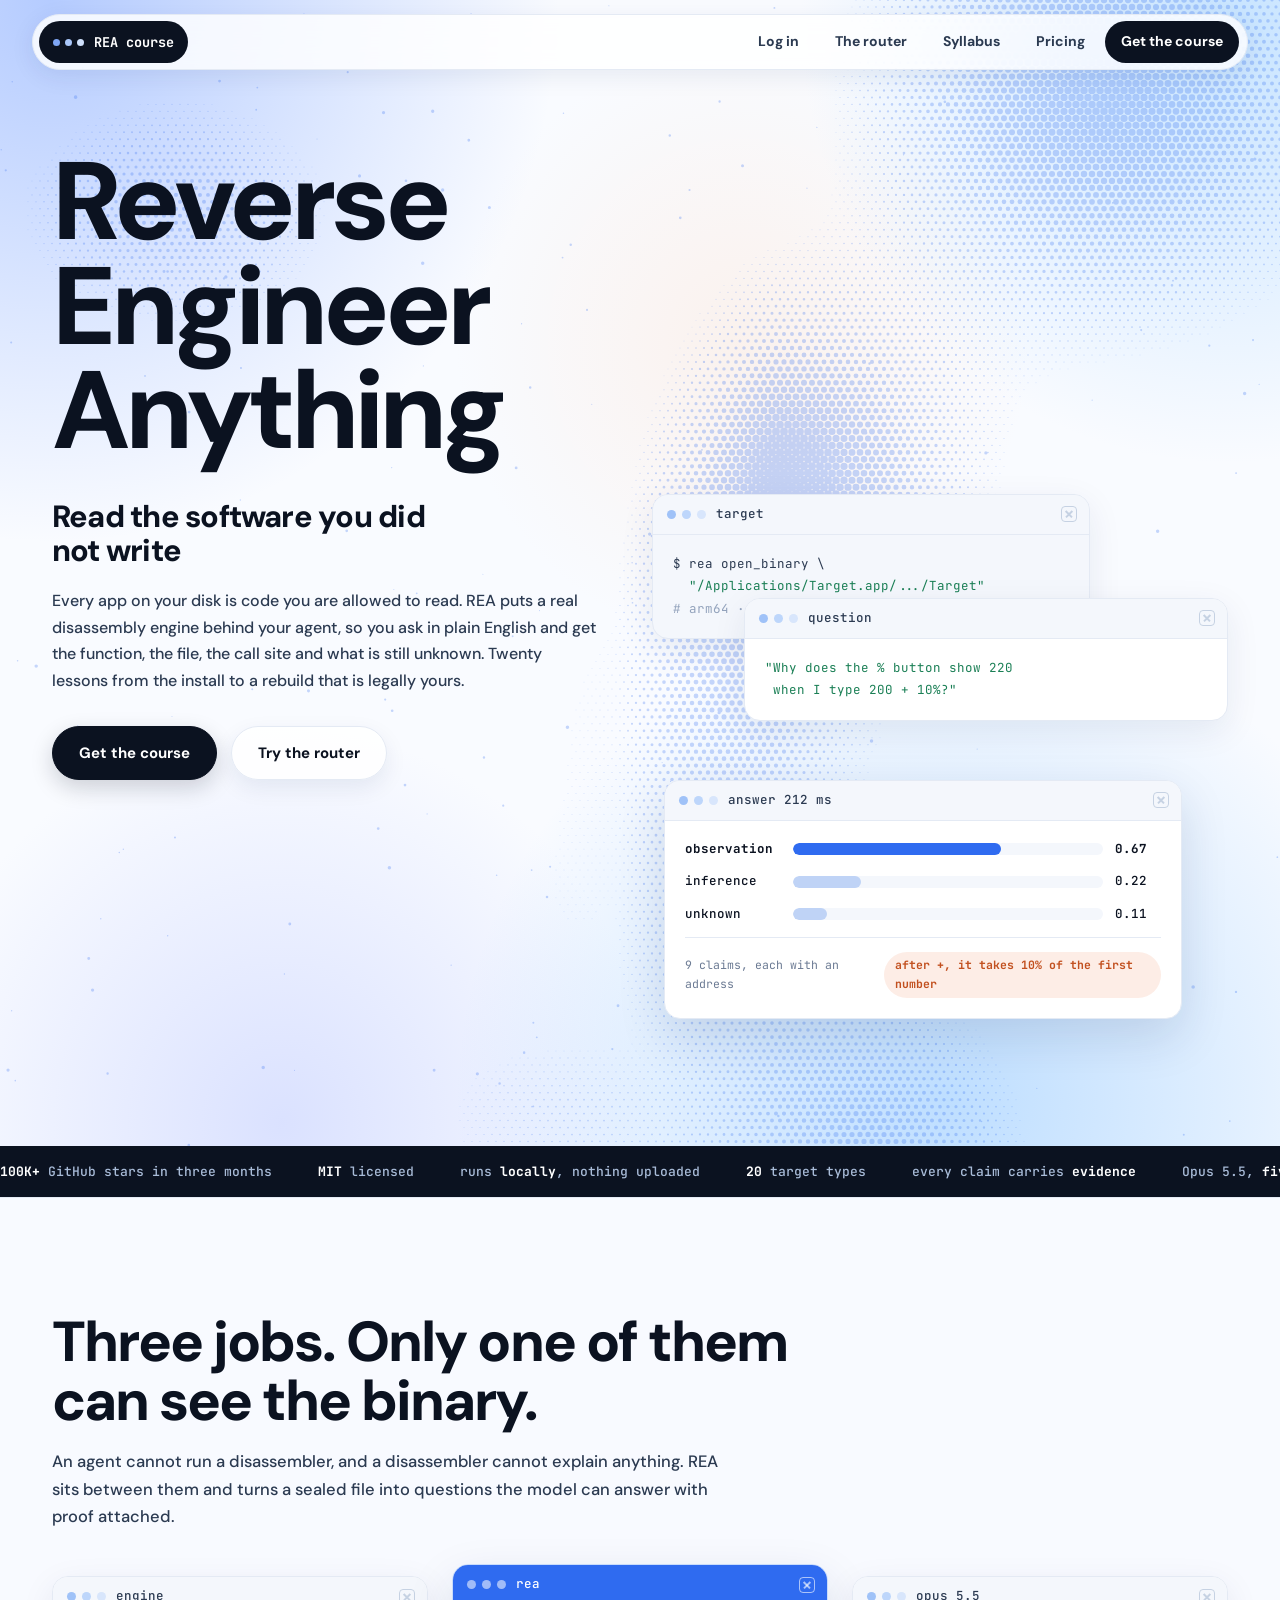
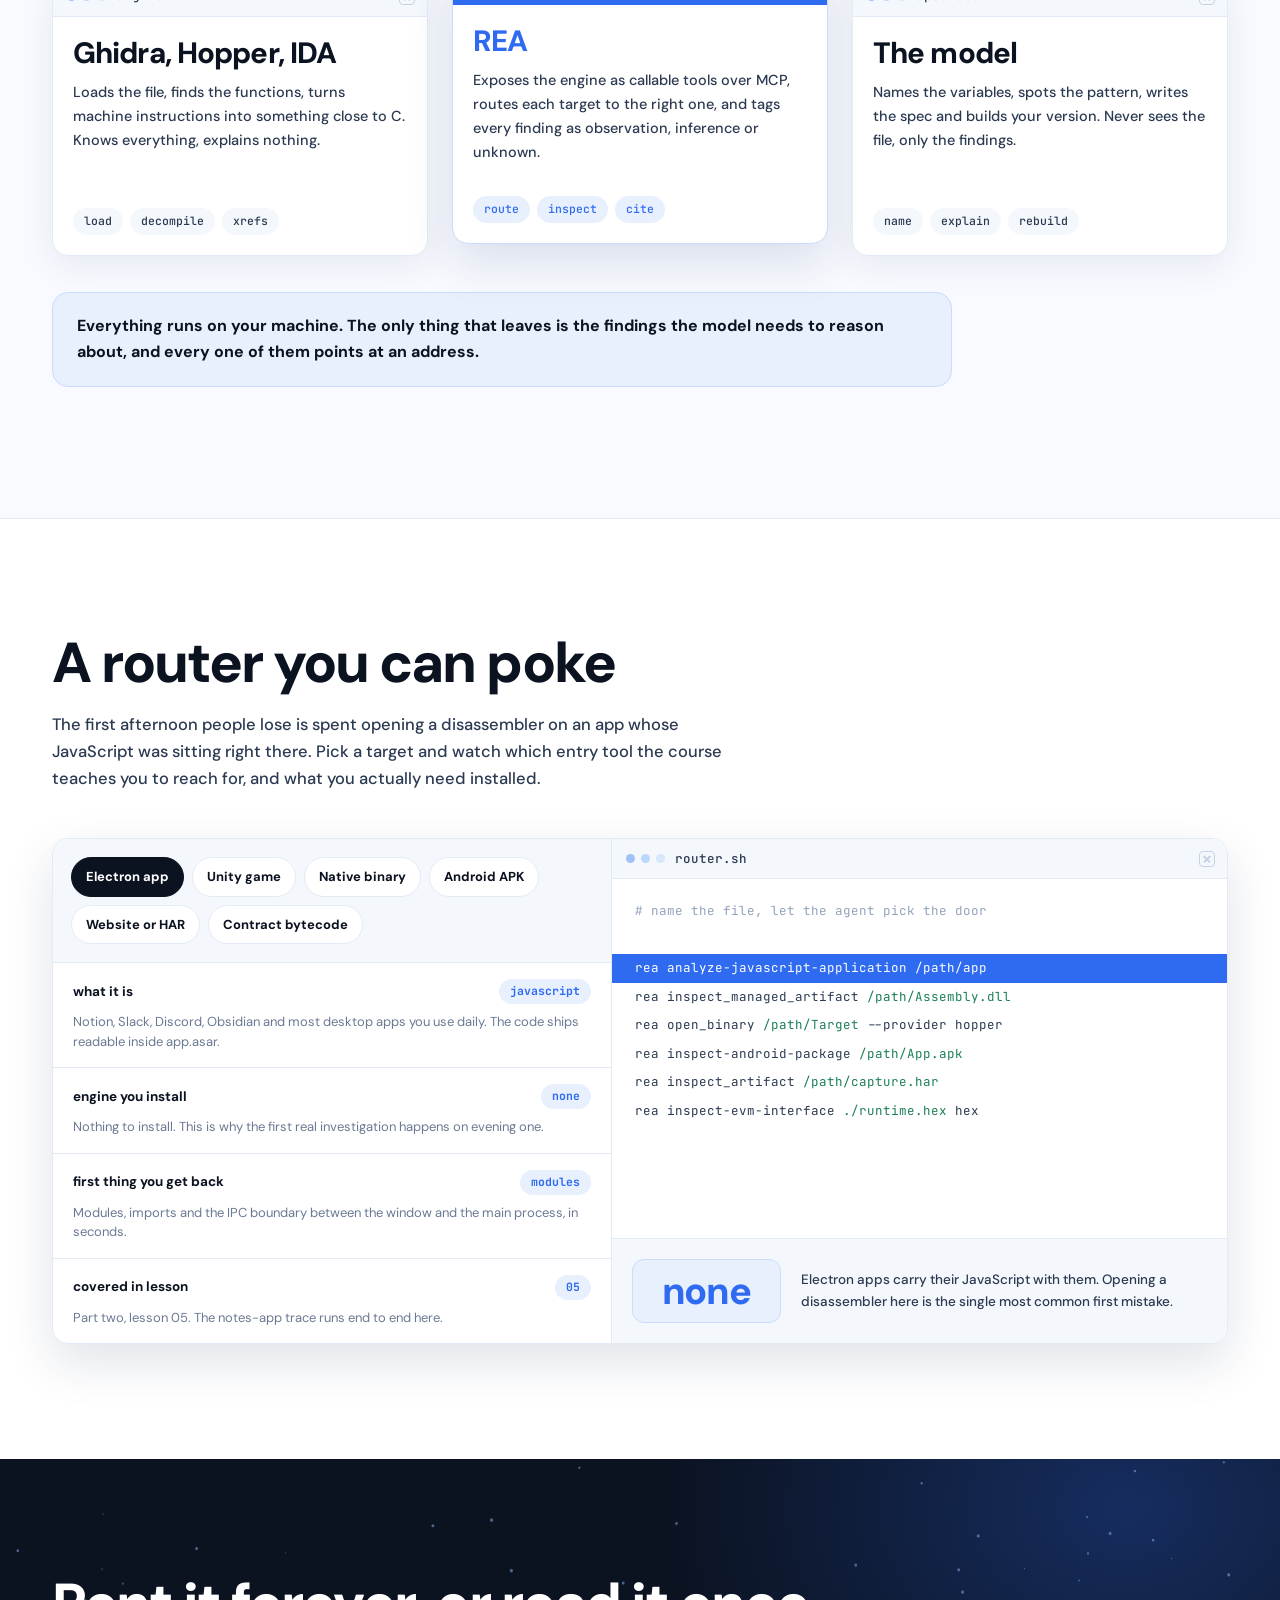
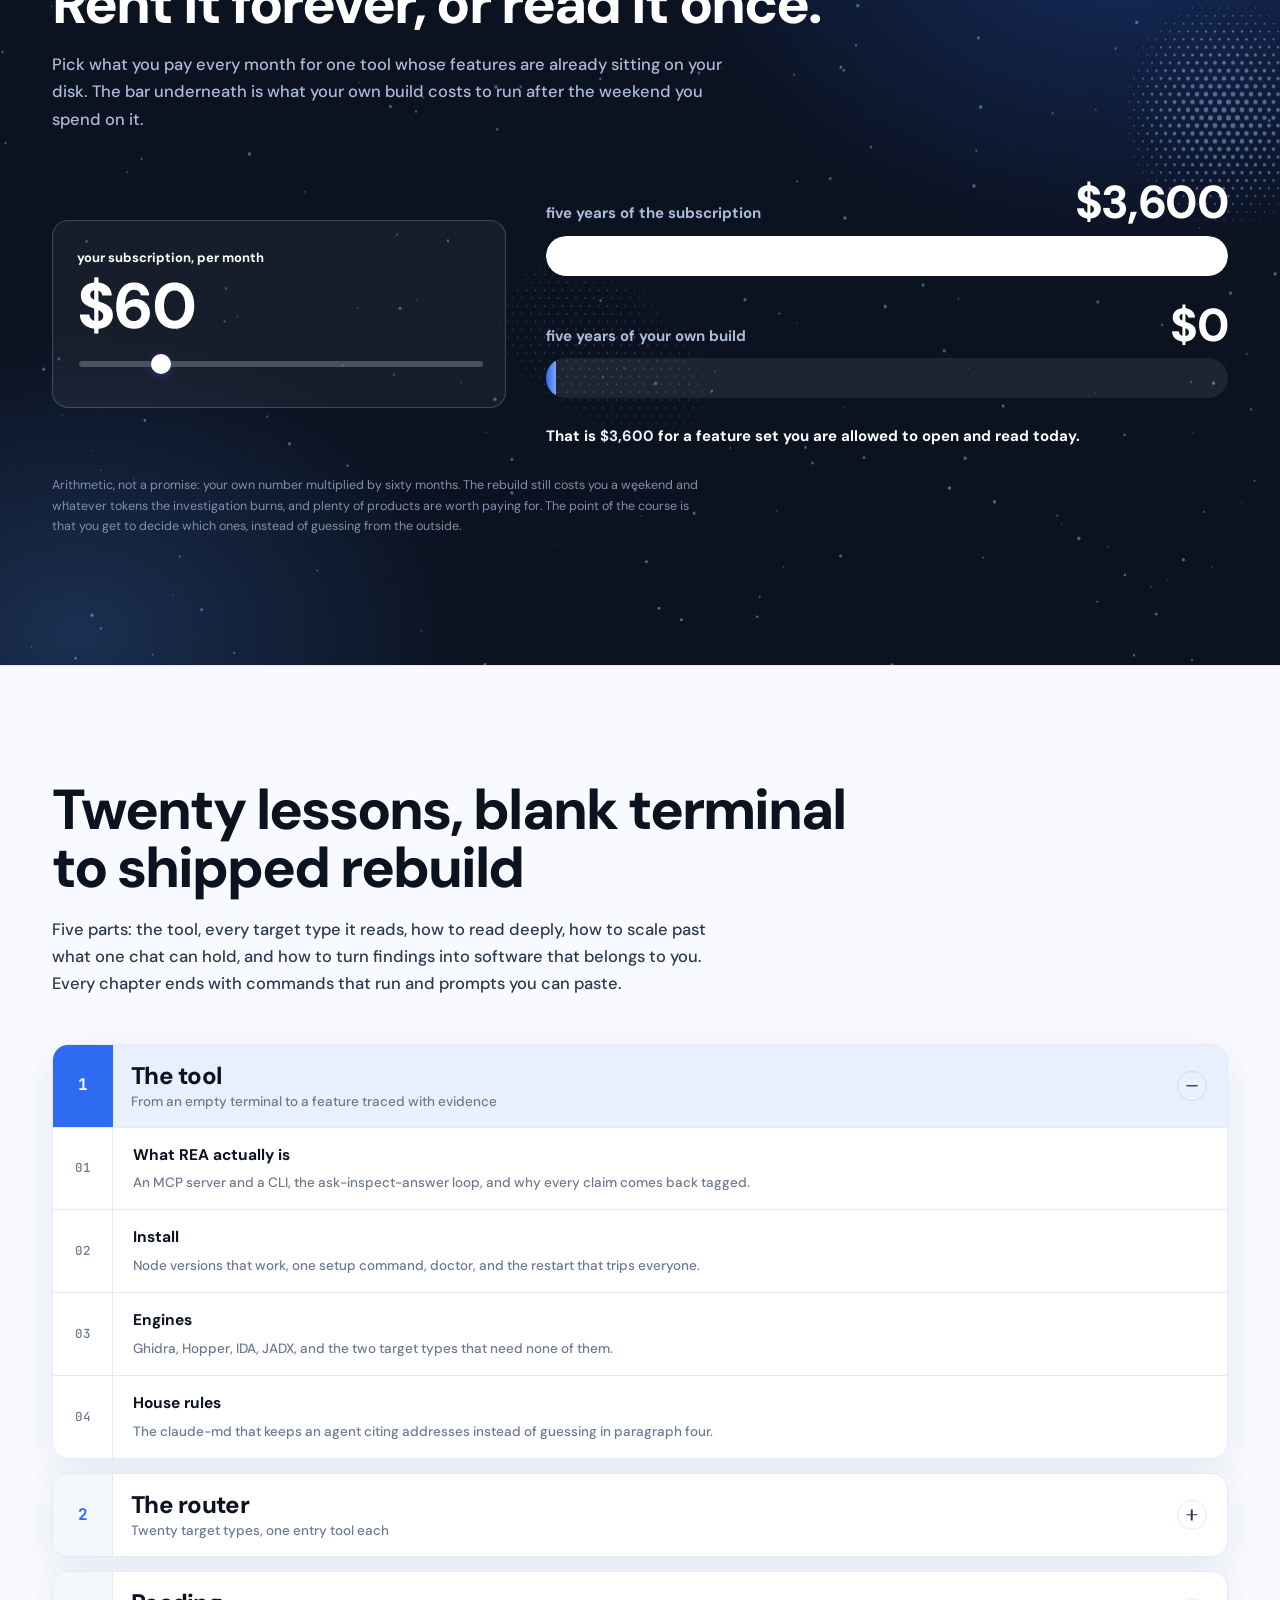
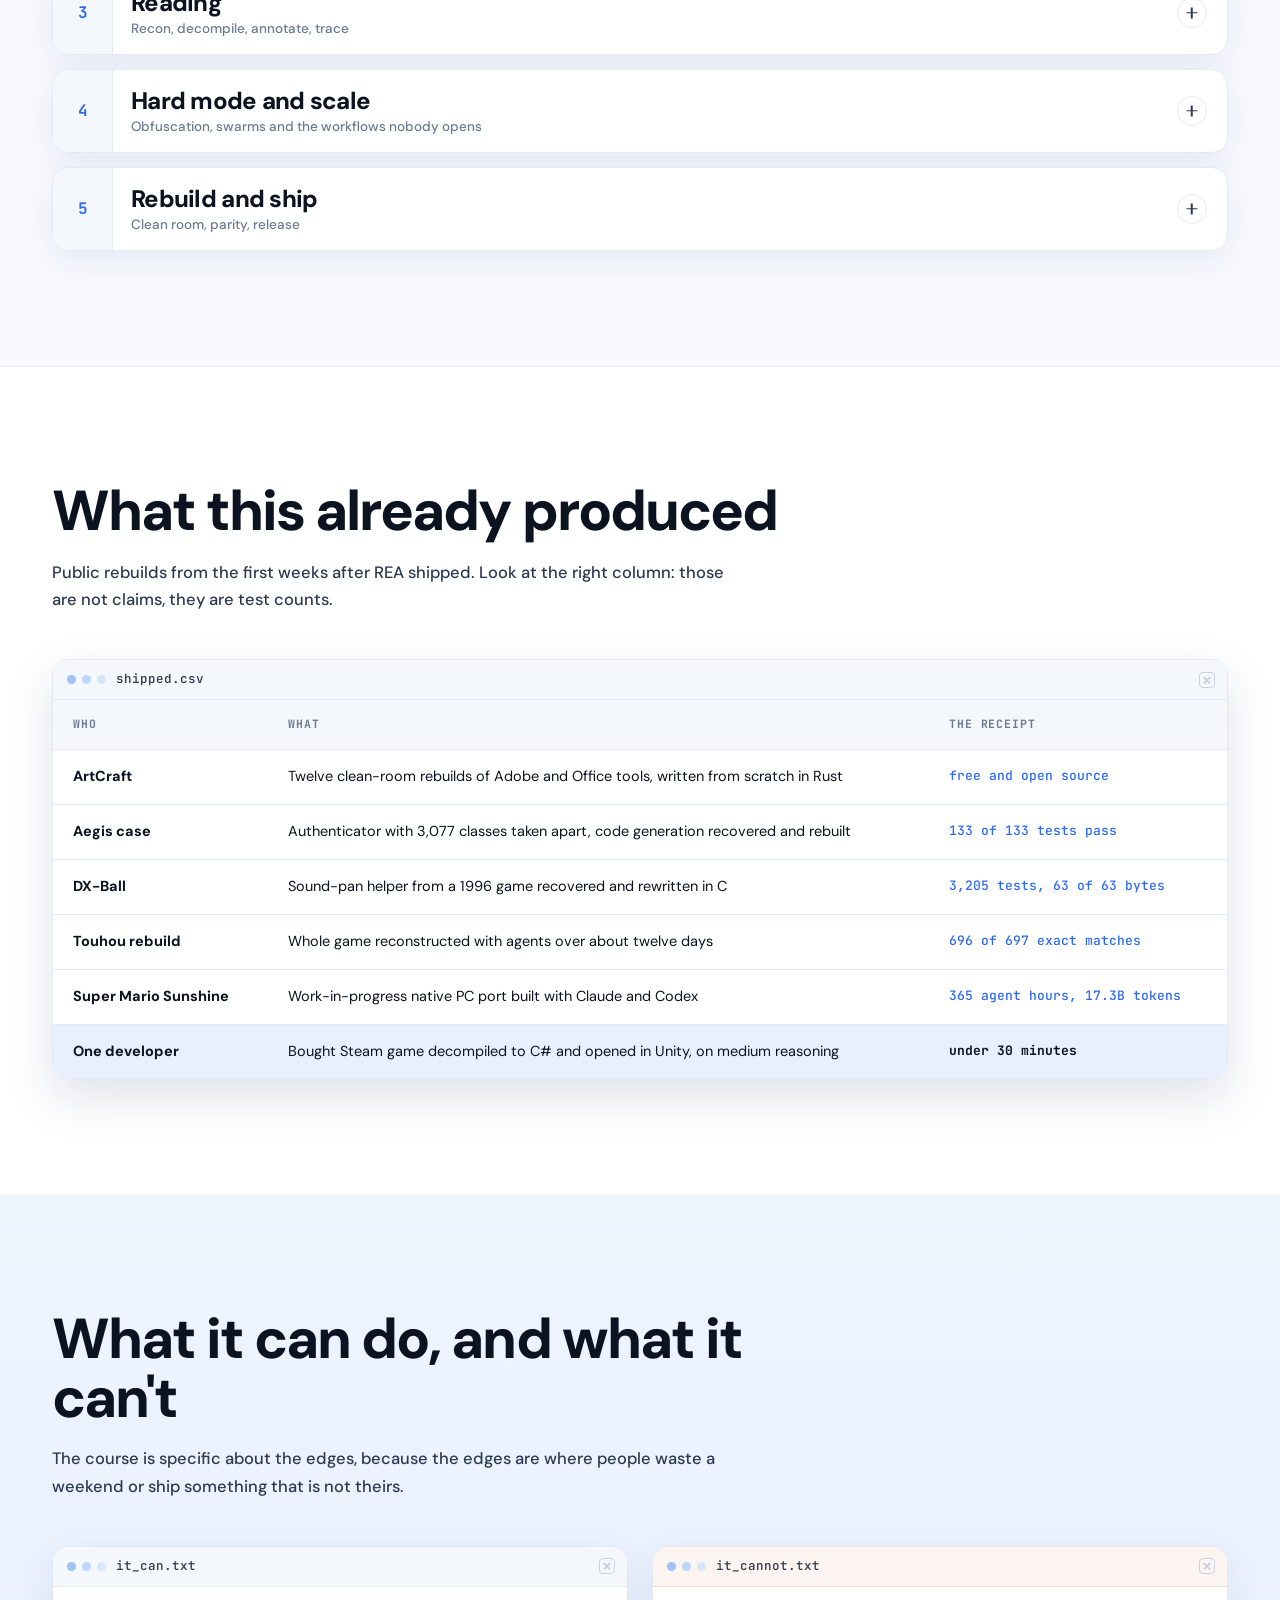
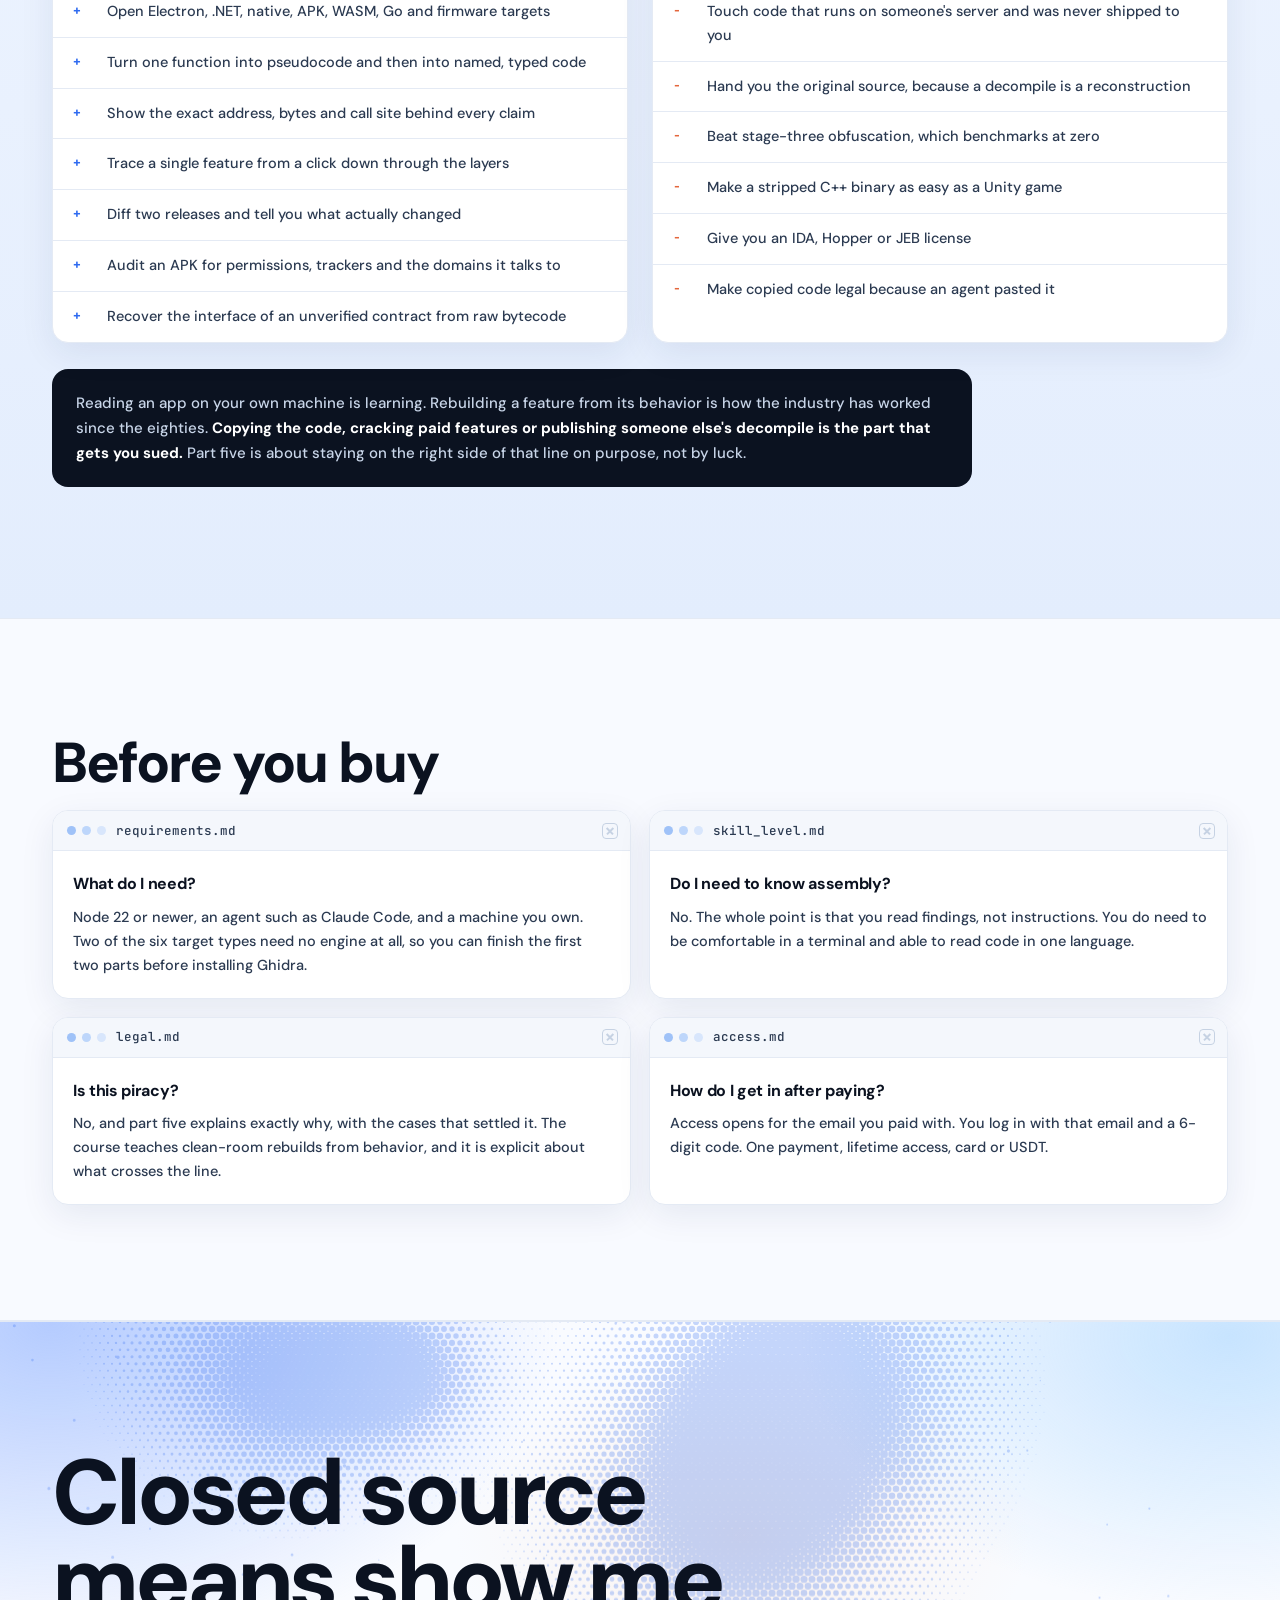
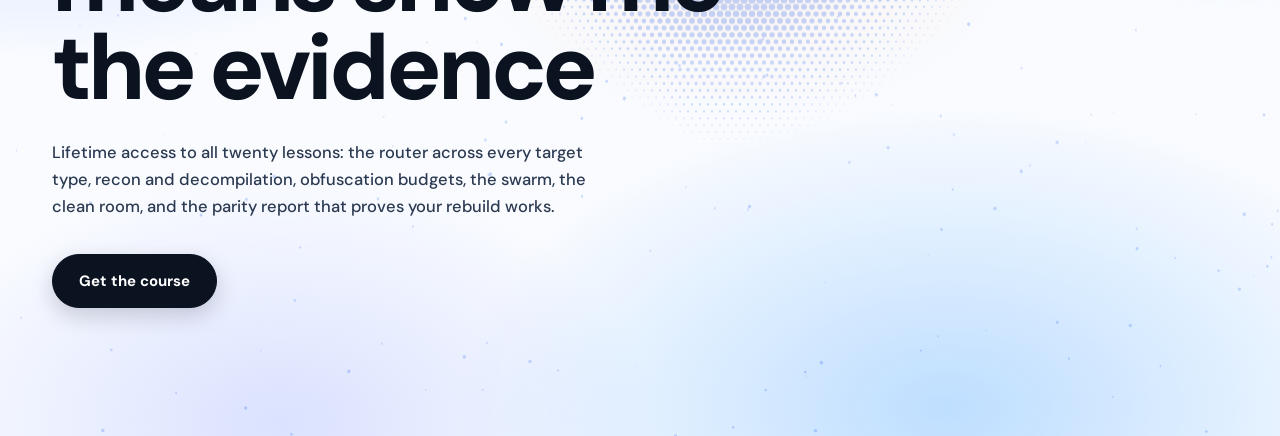
<file: index.html>
<!doctype html>
<html lang="en">
<head>
<meta charset="utf-8">
<meta name="viewport" content="width=device-width, initial-scale=1, viewport-fit=cover">
<title>REA course - read and rebuild any app you did not write</title>
<meta name="description" content="Twenty lessons on REA and Opus 5.5: route any target, read it down to the binary, and rebuild the feature you envy as code that is legally yours.">
<meta property="og:title" content="REA course">
<meta property="og:description" content="Closed source used to mean you will never know. Now it means show me the evidence.">
<link rel="preload" href="assets/fonts/dm-800.woff2" as="font" type="font/woff2" crossorigin>
<link rel="preload" href="assets/fonts/jbm-400.woff2" as="font" type="font/woff2" crossorigin>
<link rel="stylesheet" href="assets/style.css">
<link rel="icon" href="data:image/svg+xml,<svg xmlns='http://www.w3.org/2000/svg' viewBox='0 0 32 32'><rect width='32' height='32' fill='%23000'/><rect x='5' y='5' width='22' height='22' fill='%238EBDF9'/><rect x='10' y='10' width='5' height='12' fill='%23000'/><rect x='17' y='10' width='5' height='5' fill='%23000'/><rect x='17' y='17' width='5' height='5' fill='%23E4663C'/></svg>">
</head>
<body>

<header class="nav">
  <nav class="win" aria-label="Main">
    <a class="brand" href="index.html"><span class="dots"><i></i><i></i><i></i></span>REA course</a>
    <span class="fill"></span>
    <div class="links"><a class="login" href="course.html">Log in</a>
      <a href="#router">The router</a>
      <a href="#syllabus">Syllabus</a>
      <a href="pricing.html">Pricing</a>
      <a class="cta" href="pricing.html">Get the course</a>
    </div>
  </nav>
</header>

<main>

<section class="hero ht" data-ht data-calm="0,0.3,0.48,0.9" data-follow data-ink="#2F6BF0" data-step="8" data-blobs="6" data-seed="11">
  <div class="wrap grid">
    <h1 class="mega hero-title"><span>Reverse</span><span>Engineer</span><span>Anything</span></h1>
    <div>
      <p class="sub">Read the software you did not write</p>
      <p class="lede">Every app on your disk is code you are allowed to read. REA puts a real disassembly engine behind your agent, so you ask in plain English and get the function, the file, the call site and what is still unknown. Twenty lessons from the install to a rebuild that is legally yours.</p>
      <div class="actions">
        <a class="btn" href="pricing.html">Get the course</a>
        <a class="btn light" href="#router">Try the router</a>
      </div>
    </div>

    <div class="stack" aria-label="Example REA investigation">
      <div class="win grey w1">
        <div class="bar"><span class="dots"><i></i><i></i><i></i></span><span class="t">target</span><span class="x"></span></div>
<pre class="code">$ rea open_binary \
  <span class="s">"/Applications/Target.app/.../Target"</span>
<span class="c"># arm64 · 1,284 functions · local only</span></pre>
      </div>
      <div class="win w2">
        <div class="bar"><span class="dots"><i></i><i></i><i></i></span><span class="t">question</span><span class="x"></span></div>
<pre class="code" id="hq"><span class="s">"Why does the % button show 220
 when I type 200 + 10%?"</span></pre>
      </div>
      <div class="win lift w3">
        <div class="bar"><span class="dots"><i></i><i></i><i></i></span><span class="t" id="hr-title">answer  212 ms</span><span class="x"></span></div>
        <div class="dist" id="hero-dist">
          <div class="row" data-k="observation"><span>observation</span><span class="track"><span class="fillb"></span></span><span class="p">0.00</span></div>
          <div class="row" data-k="inference"><span>inference</span><span class="track"><span class="fillb"></span></span><span class="p">0.00</span></div>
          <div class="row" data-k="unknown"><span>unknown</span><span class="track"><span class="fillb"></span></span><span class="p">0.00</span></div>
          <div class="meta"><span id="hr-conf">9 claims, each with an address</span><span id="hr-read" class="tag">reading</span></div>
        </div>
      </div>
    </div>
  </div>
</section>

<div class="ticker" aria-hidden="true">
  <div class="run">
    <span><b>100K+</b> GitHub stars in three months</span><span><b>MIT</b> licensed</span><span>runs <b>locally</b>, nothing uploaded</span><span><b>20</b> target types</span><span>every claim carries <b>evidence</b></span><span>Opus 5.5, <b>five</b> effort levels</span><span>Electron and .NET need <b>no engine</b></span>
    <span><b>100K+</b> GitHub stars in three months</span><span><b>MIT</b> licensed</span><span>runs <b>locally</b>, nothing uploaded</span><span><b>20</b> target types</span><span>every claim carries <b>evidence</b></span><span>Opus 5.5, <b>five</b> effort levels</span><span>Electron and .NET need <b>no engine</b></span>
  </div>
</div>

<section class="sec dots">
  <div class="wrap">
    <h2 class="h2">Three jobs. Only one of them can see the binary.</h2>
    <p class="intro">An agent cannot run a disassembler, and a disassembler cannot explain anything. REA sits between them and turns a sealed file into questions the model can answer with proof attached.</p>
    <div class="split">
      <div class="win">
        <div class="bar"><span class="dots"><i></i><i></i><i></i></span><span class="t">engine</span><span class="x"></span></div>
        <div class="body"><div class="who">Ghidra, Hopper, IDA</div><p>Loads the file, finds the functions, turns machine instructions into something close to C. Knows everything, explains nothing.</p><ul><li>load</li><li>decompile</li><li>xrefs</li></ul></div>
      </div>
      <div class="win lift mid">
        <div class="bar"><span class="dots"><i></i><i></i><i></i></span><span class="t">rea</span><span class="x"></span></div>
        <div class="body"><div class="who">REA</div><p>Exposes the engine as callable tools over MCP, routes each target to the right one, and tags every finding as observation, inference or unknown.</p><ul><li>route</li><li>inspect</li><li>cite</li></ul></div>
      </div>
      <div class="win">
        <div class="bar"><span class="dots"><i></i><i></i><i></i></span><span class="t">opus 5.5</span><span class="x"></span></div>
        <div class="body"><div class="who">The model</div><p>Names the variables, spots the pattern, writes the spec and builds your version. Never sees the file, only the findings.</p><ul><li>name</li><li>explain</li><li>rebuild</li></ul></div>
      </div>
    </div>
    <p class="rule">Everything runs on your machine. The only thing that leaves is the findings the model needs to reason about, and every one of them points at an address.</p>
  </div>
</section>

<section class="sec" id="router">
  <div class="wrap">
    <h2 class="h2">A router you can poke</h2>
    <p class="intro">The first afternoon people lose is spent opening a disassembler on an app whose JavaScript was sitting right there. Pick a target and watch which entry tool the course teaches you to reach for, and what you actually need installed.</p>

    <div class="gate">
      <div class="controls">
        <div class="presets" role="group" aria-label="Target types">
          <button type="button" data-t="electron" aria-pressed="true">Electron app</button>
          <button type="button" data-t="unity">Unity game</button>
          <button type="button" data-t="native">Native binary</button>
          <button type="button" data-t="apk">Android APK</button>
          <button type="button" data-t="web">Website or HAR</button>
          <button type="button" data-t="evm">Contract bytecode</button>
        </div>
        <div class="sl"><label>what it is <output id="o-what"></output></label><small id="s-what"></small></div>
        <div class="sl"><label>engine you install <output id="o-eng"></output></label><small id="s-eng"></small></div>
        <div class="sl"><label>first thing you get back <output id="o-first"></output></label><small id="s-first"></small></div>
        <div class="sl"><label>covered in lesson <output id="o-les"></output></label><small id="s-les"></small></div>
      </div>
      <div class="out">
        <div class="bar"><span class="dots"><i></i><i></i><i></i></span><span class="t">router.sh</span><span class="x"></span></div>
<pre class="code" id="gcode"><span class="ln"><span class="c"># name the file, let the agent pick the door</span></span><span class="ln"> </span><span class="ln" data-l="electron">rea analyze-javascript-application <span class="s">/path/app</span></span><span class="ln" data-l="unity">rea inspect_managed_artifact <span class="s">/path/Assembly.dll</span></span><span class="ln" data-l="native">rea open_binary <span class="s">/path/Target</span> --provider hopper</span><span class="ln" data-l="apk">rea inspect-android-package <span class="s">/path/App.apk</span></span><span class="ln" data-l="web">rea inspect_artifact <span class="s">/path/capture.har</span></span><span class="ln" data-l="evm">rea inspect-evm-interface <span class="s">./runtime.hex</span> hex</span></pre>
        <div class="verdict" aria-live="polite"><div class="big" id="g-big">none</div><p id="g-why"></p></div>
      </div>
    </div>
  </div>
</section>

<section class="sec black ht" data-ht data-calm="0,0,0.78,1" data-ink="#8EBDF9" data-step="9" data-blobs="3" data-seed="4">
  <div class="wrap">
    <h2 class="h2">Rent it forever, or read it once.</h2>
    <p class="intro">Pick what you pay every month for one tool whose features are already sitting on your disk. The bar underneath is what your own build costs to run after the weekend you spend on it.</p>
    <div class="calc">
      <div class="knob">
        <label for="s-vol" style="font-weight:700;font-size:13px">your subscription, per month</label>
        <div class="num" id="o-vol">$60</div>
        <input type="range" id="s-vol" min="5" max="300" step="5" value="60" aria-describedby="o-vol">
      </div>
      <div class="bars">
        <div><div class="lab"><span>five years of the subscription</span><span class="v" id="c-llm">$3,600</span></div><div class="b"><i id="b-llm" style="width:100%"></i></div></div>
        <div><div class="lab"><span>five years of your own build</span><span class="v" id="c-jev">$0</span></div><div class="b jev"><i id="b-jev" style="width:0.6%"></i></div></div>
        <p style="margin:0;font-weight:700">That is <span id="c-ratio" style="color:var(--pink)">$3,600</span> for a feature set you are allowed to open and read today.</p>
      </div>
    </div>
    <p class="fine">Arithmetic, not a promise: your own number multiplied by sixty months. The rebuild still costs you a weekend and whatever tokens the investigation burns, and plenty of products are worth paying for. The point of the course is that you get to decide which ones, instead of guessing from the outside.</p>
  </div>
</section>

<section class="sec dots" id="syllabus">
  <div class="wrap">
    <h2 class="h2">Twenty lessons, blank terminal to shipped rebuild</h2>
    <p class="intro">Five parts: the tool, every target type it reads, how to read deeply, how to scale past what one chat can hold, and how to turn findings into software that belongs to you. Every chapter ends with commands that run and prompts you can paste.</p>
    <div class="mods" id="mods"></div>
  </div>
</section>

<section class="sec">
  <div class="wrap">
    <h2 class="h2">What this already produced</h2>
    <p class="intro">Public rebuilds from the first weeks after REA shipped. Look at the right column: those are not claims, they are test counts.</p>
    <div class="win lift">
      <div class="bar"><span class="dots"><i></i><i></i><i></i></span><span class="t">shipped.csv</span><span class="x"></span></div>
      <div class="scroll">
        <table class="tbl">
          <thead><tr><th>who</th><th>what</th><th>the receipt</th></tr></thead>
          <tbody>
            <tr><td>ArtCraft</td><td>Twelve clean-room rebuilds of Adobe and Office tools, written from scratch in Rust</td><td class="num">free and open source</td></tr>
            <tr><td>Aegis case</td><td>Authenticator with 3,077 classes taken apart, code generation recovered and rebuilt</td><td class="num">133 of 133 tests pass</td></tr>
            <tr><td>DX-Ball</td><td>Sound-pan helper from a 1996 game recovered and rewritten in C</td><td class="num">3,205 tests, 63 of 63 bytes</td></tr>
            <tr><td>Touhou rebuild</td><td>Whole game reconstructed with agents over about twelve days</td><td class="num">696 of 697 exact matches</td></tr>
            <tr><td>Super Mario Sunshine</td><td>Work-in-progress native PC port built with Claude and Codex</td><td class="num">365 agent hours, 17.3B tokens</td></tr>
            <tr class="star"><td>One developer</td><td>Bought Steam game decompiled to C# and opened in Unity, on medium reasoning</td><td class="num">under 30 minutes</td></tr>
          </tbody>
        </table>
      </div>
    </div>
  </div>
</section>

<section class="sec pink">
  <div class="wrap">
    <h2 class="h2">What it can do, and what it can't</h2>
    <p class="intro">The course is specific about the edges, because the edges are where people waste a weekend or ship something that is not theirs.</p>
    <div class="contract">
      <div class="win can">
        <div class="bar"><span class="dots"><i></i><i></i><i></i></span><span class="t">it_can.txt</span><span class="x"></span></div>
        <ul>
          <li>Open Electron, .NET, native, APK, WASM, Go and firmware targets</li>
          <li>Turn one function into pseudocode and then into named, typed code</li>
          <li>Show the exact address, bytes and call site behind every claim</li>
          <li>Trace a single feature from a click down through the layers</li>
          <li>Diff two releases and tell you what actually changed</li>
          <li>Audit an APK for permissions, trackers and the domains it talks to</li>
          <li>Recover the interface of an unverified contract from raw bytecode</li>
        </ul>
      </div>
      <div class="win cannot">
        <div class="bar"><span class="dots"><i></i><i></i><i></i></span><span class="t">it_cannot.txt</span><span class="x"></span></div>
        <ul>
          <li>Touch code that runs on someone's server and was never shipped to you</li>
          <li>Hand you the original source, because a decompile is a reconstruction</li>
          <li>Beat stage-three obfuscation, which benchmarks at zero</li>
          <li>Make a stripped C++ binary as easy as a Unity game</li>
          <li>Give you an IDA, Hopper or JEB license</li>
          <li>Make copied code legal because an agent pasted it</li>
        </ul>
      </div>
    </div>
    <p class="note">Reading an app on your own machine is learning. Rebuilding a feature from its behavior is how the industry has worked since the eighties. <b>Copying the code, cracking paid features or publishing someone else's decompile is the part that gets you sued.</b> Part five is about staying on the right side of that line on purpose, not by luck.</p>
  </div>
</section>

<section class="sec dots">
  <div class="wrap">
    <h2 class="h2">Before you buy</h2>
    <div class="faq">
      <div class="win"><div class="bar"><span class="dots"><i></i><i></i><i></i></span><span class="t">requirements.md</span><span class="x"></span></div><div class="body"><h3>What do I need?</h3><p>Node 22 or newer, an agent such as Claude Code, and a machine you own. Two of the six target types need no engine at all, so you can finish the first two parts before installing Ghidra.</p></div></div>
      <div class="win"><div class="bar"><span class="dots"><i></i><i></i><i></i></span><span class="t">skill_level.md</span><span class="x"></span></div><div class="body"><h3>Do I need to know assembly?</h3><p>No. The whole point is that you read findings, not instructions. You do need to be comfortable in a terminal and able to read code in one language.</p></div></div>
      <div class="win"><div class="bar"><span class="dots"><i></i><i></i><i></i></span><span class="t">legal.md</span><span class="x"></span></div><div class="body"><h3>Is this piracy?</h3><p>No, and part five explains exactly why, with the cases that settled it. The course teaches clean-room rebuilds from behavior, and it is explicit about what crosses the line.</p></div></div>
      <div class="win"><div class="bar"><span class="dots"><i></i><i></i><i></i></span><span class="t">access.md</span><span class="x"></span></div><div class="body"><h3>How do I get in after paying?</h3><p>Access opens for the email you paid with. You log in with that email and a 6-digit code. One payment, lifetime access, card or USDT.</p></div></div>
    </div>
  </div>
</section>

<section class="final ht" data-ht data-calm="0,0.6,0.42,1" data-follow data-ink="#2F6BF0" data-step="8" data-blobs="5" data-seed="29">
  <div class="wrap">
    <h2 class="mega"><span>Closed source</span><span>means show me</span><span>the evidence</span></h2>
    <p>Lifetime access to all twenty lessons: the router across every target type, recon and decompilation, obfuscation budgets, the swarm, the clean room, and the parity report that proves your rebuild works.</p>
    <a class="btn" href="pricing.html">Get the course</a>
  </div>
</section>

</main>


<script src="assets/config.js"></script>
<script src="assets/site.js"></script>
<script src="assets/syllabus.js"></script>
<script>
(function () {
  var reduce = matchMedia("(prefers-reduced-motion: reduce)").matches;

  /* ----- syllabus ----- */
  var box = document.getElementById("mods");
  REA_SYLLABUS.forEach(function (m, i) {
    var d = document.createElement("details");
    d.className = "mod"; if (i === 0) d.open = true;
    d.innerHTML = '<summary><span class="no">' + (i + 1) + '</span><span class="nm">' + m.title + '<small>' + m.sub + '</small></span><span class="tg" aria-hidden="true"></span></summary><ol>' +
      m.lessons.map(function (l) { return '<li><span>' + l.n + '</span><div><b>' + l.t + '</b><p>' + l.d + '</p></div></li>'; }).join("") + "</ol>";
    box.appendChild(d);
  });

  /* ----- evidence widget ----- */
  function paint(el, p) {
    var best = Object.keys(p).reduce(function (a, b) { return p[a] >= p[b] ? a : b; });
    el.querySelectorAll(".row").forEach(function (r) {
      var k = r.dataset.k;
      r.querySelector(".fillb").style.width = (p[k] * 100).toFixed(1) + "%";
      r.querySelector(".p").textContent = p[k].toFixed(2);
      r.classList.toggle("win-row", k === best);
    });
    return best;
  }

  var heroCases = [
    { q: '"Why does the % button show 220\n when I type 200 + 10%?"',
      p: { observation: 0.67, inference: 0.22, unknown: 0.11 }, n: "9 claims, each with an address", ms: 212, read: "after +, it takes 10% of the first number" },
    { q: '"Where does Export notes write\n the file, and what is in it?"',
      p: { observation: 0.80, inference: 0.13, unknown: 0.07 }, n: "renderer, bridge and handler traced", ms: 88, read: "notes.csv in Downloads, id and title" },
    { q: '"List every tracking SDK and\n domain this APK talks to."',
      p: { observation: 0.58, inference: 0.28, unknown: 0.14 }, n: "class and method on every finding", ms: 143, read: "3 analytics SDKs, 11 domains" }
  ];
  var hd = document.getElementById("hero-dist"), hq = document.getElementById("hq"), hi = 0;
  function hero() {
    var c = heroCases[hi % heroCases.length];
    paint(hd, c.p);
    hq.innerHTML = '<span class="s">' + c.q + '</span>';
    document.getElementById("hr-conf").textContent = c.n;
    document.getElementById("hr-read").textContent = c.read;
    document.getElementById("hr-read").className = "tag" + (hi % 3 === 0 ? " hot" : "");
    document.getElementById("hr-title").textContent = "answer  " + c.ms + " ms";
    hi++;
  }
  setTimeout(hero, 350);
  if (!reduce) setInterval(hero, 4600);

  /* ----- target router ----- */
  var T = {
    electron: { what: "javascript", whatS: "Notion, Slack, Discord, Obsidian and most desktop apps you use daily. The code ships readable inside app.asar.",
      eng: "none", engS: "Nothing to install. This is why the first real investigation happens on evening one.",
      first: "modules", firstS: "Modules, imports and the IPC boundary between the window and the main process, in seconds.",
      les: "05", lesS: "Part two, lesson 05. The notes-app trace runs end to end here.",
      big: "none", why: "Electron apps carry their JavaScript with them. Opening a disassembler here is the single most common first mistake." },
    unity: { what: ".net", whatS: "Most Unity games ship their game logic as managed .NET assemblies rather than compiled native code.",
      eng: "none", engS: "No engine, no license, no setup beyond REA itself.",
      first: "c# source", firstS: "Readable classes and methods, close enough to the original to open in an editor.",
      les: "06", lesS: "Part two, lesson 06, including what to do when a game ships IL2CPP instead.",
      big: "none", why: "This is the path behind the bought Steam game that was decompiled and running in Unity in under half an hour." },
    native: { what: "mach-o / elf / pe", whatS: "Desktop apps, old games, drivers and anything compiled down to machine code.",
      eng: "ghidra", engS: "Ghidra 12.1.x with JDK 21, or Hopper on macOS, or IDA if you already own it.",
      first: "function map", firstS: "Architecture, function count, segments, strings and the cross-reference ranking that tells you where to start.",
      les: "07", lesS: "Part two, lesson 07, then the whole of part three reads one of these properly.",
      big: "ghidra", why: "The deepest path and the slowest. Worth it when the logic you want was compiled away, and the course sorts by cross-references so you never read in file order." },
    apk: { what: "android package", whatS: "Your broker, your exchange, that free signals app from a Telegram channel.",
      eng: "jadx", engS: "A full JDK 17 or newer plus jadx-headless-mcp.",
      first: "permissions", firstS: "Every permission, every analytics SDK and every domain the app talks to, with the class and method behind each one.",
      les: "08", lesS: "Part two, lesson 08. The audit prompt is in the lesson, ready to paste.",
      big: "jadx", why: "The most immediately useful thing in the course for anyone who installs finance apps. You find out what the thing on your phone actually does." },
    web: { what: "page or capture", whatS: "Page structure, scripts and the network requests behind a feature, live or from a saved HAR file.",
      eng: "chrome", engS: "Any Chrome-family browser. Nothing else.",
      first: "request map", firstS: "Which script fires which request, with payloads, so you can separate server work from client work.",
      les: "08", lesS: "Part two, lesson 08, next to the APK and bytecode paths.",
      big: "chrome", why: "This is also where the limit lives: whatever runs on their server was never shipped to you, and no tool changes that." },
    evm: { what: "contract bytecode", whatS: "Unverified contracts with no published source, which is most of them.",
      eng: "linux x64", engS: "Runs on Linux x64 for now, and needs no commercial engine.",
      first: "function list", firstS: "Recovered function selectors with the state-changing ones flagged: mint, blacklist, pause, fee change, owner-only transfer.",
      les: "08", lesS: "Part two, lesson 08, including how to read a flag as check deeper rather than proof.",
      big: "linux", why: "Names recovered from bytecode are educated guesses, so the lesson is as much about calibration as about the command." }
  };
  var lines = {}; document.querySelectorAll("#gcode .ln[data-l]").forEach(function (l) { lines[l.dataset.l] = l; });
  function setT(k) {
    var t = T[k];
    document.getElementById("o-what").textContent = t.what;
    document.getElementById("s-what").textContent = t.whatS;
    document.getElementById("o-eng").textContent = t.eng;
    document.getElementById("s-eng").textContent = t.engS;
    document.getElementById("o-first").textContent = t.first;
    document.getElementById("s-first").textContent = t.firstS;
    document.getElementById("o-les").textContent = t.les;
    document.getElementById("s-les").textContent = t.lesS;
    Object.keys(lines).forEach(function (n) { lines[n].className = "ln"; });
    lines[k].classList.add("hit");
    var big = document.getElementById("g-big");
    big.textContent = t.big;
    big.className = "big " + (t.eng === "none" ? "ship" : "escalate");
    document.getElementById("g-why").textContent = t.why;
  }
  document.querySelectorAll("[data-t]").forEach(function (b) {
    b.addEventListener("click", function () {
      document.querySelectorAll("[data-t]").forEach(function (x) { x.setAttribute("aria-pressed", String(x === b)); });
      setT(b.dataset.t);
    });
  });
  setT("electron");

  /* ----- subscription arithmetic ----- */
  var vol = document.getElementById("s-vol");
  function money(v) { return "$" + Math.round(v).toLocaleString("en-US"); }
  function calc() {
    var m = +vol.value, five = m * 60;
    document.getElementById("o-vol").textContent = money(m);
    document.getElementById("c-llm").textContent = money(five);
    document.getElementById("c-ratio").textContent = money(five);
  }
  vol.addEventListener("input", calc); calc();
})();
</script>
</body>
</html>
</file>
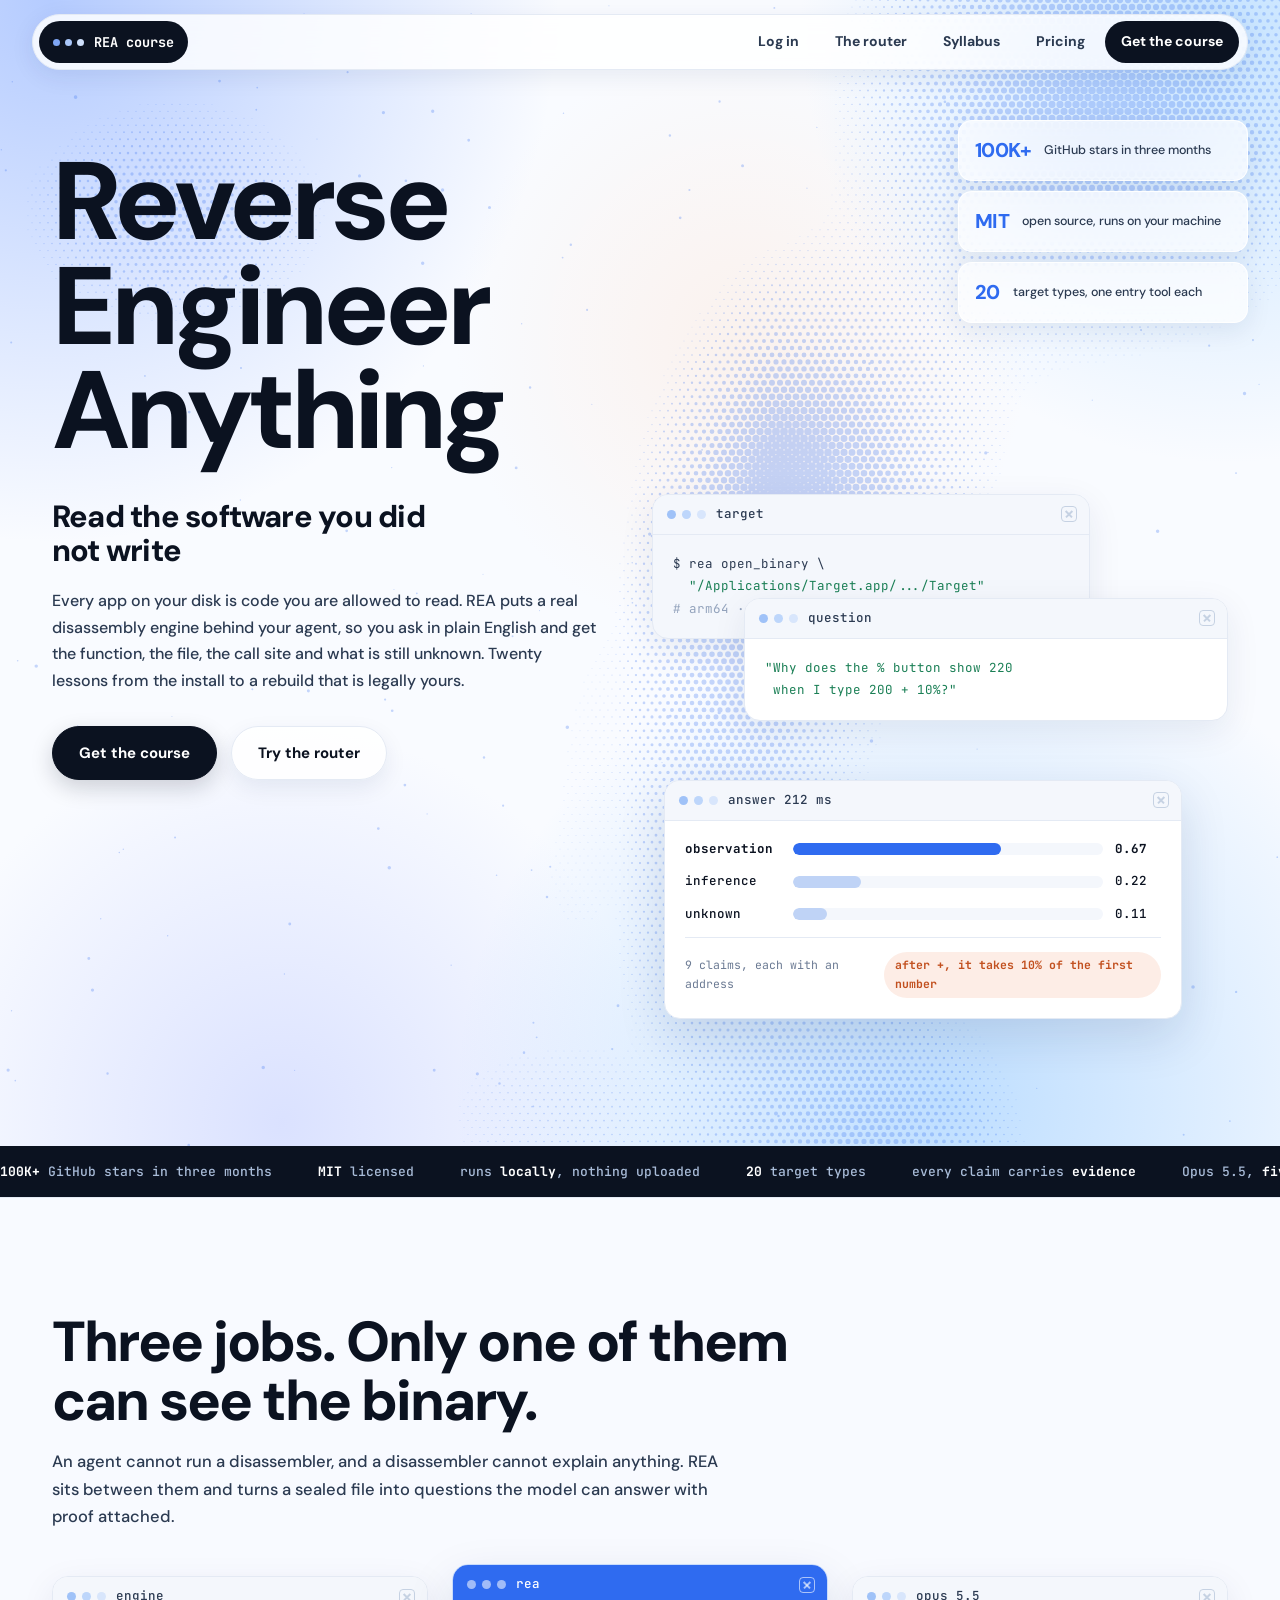
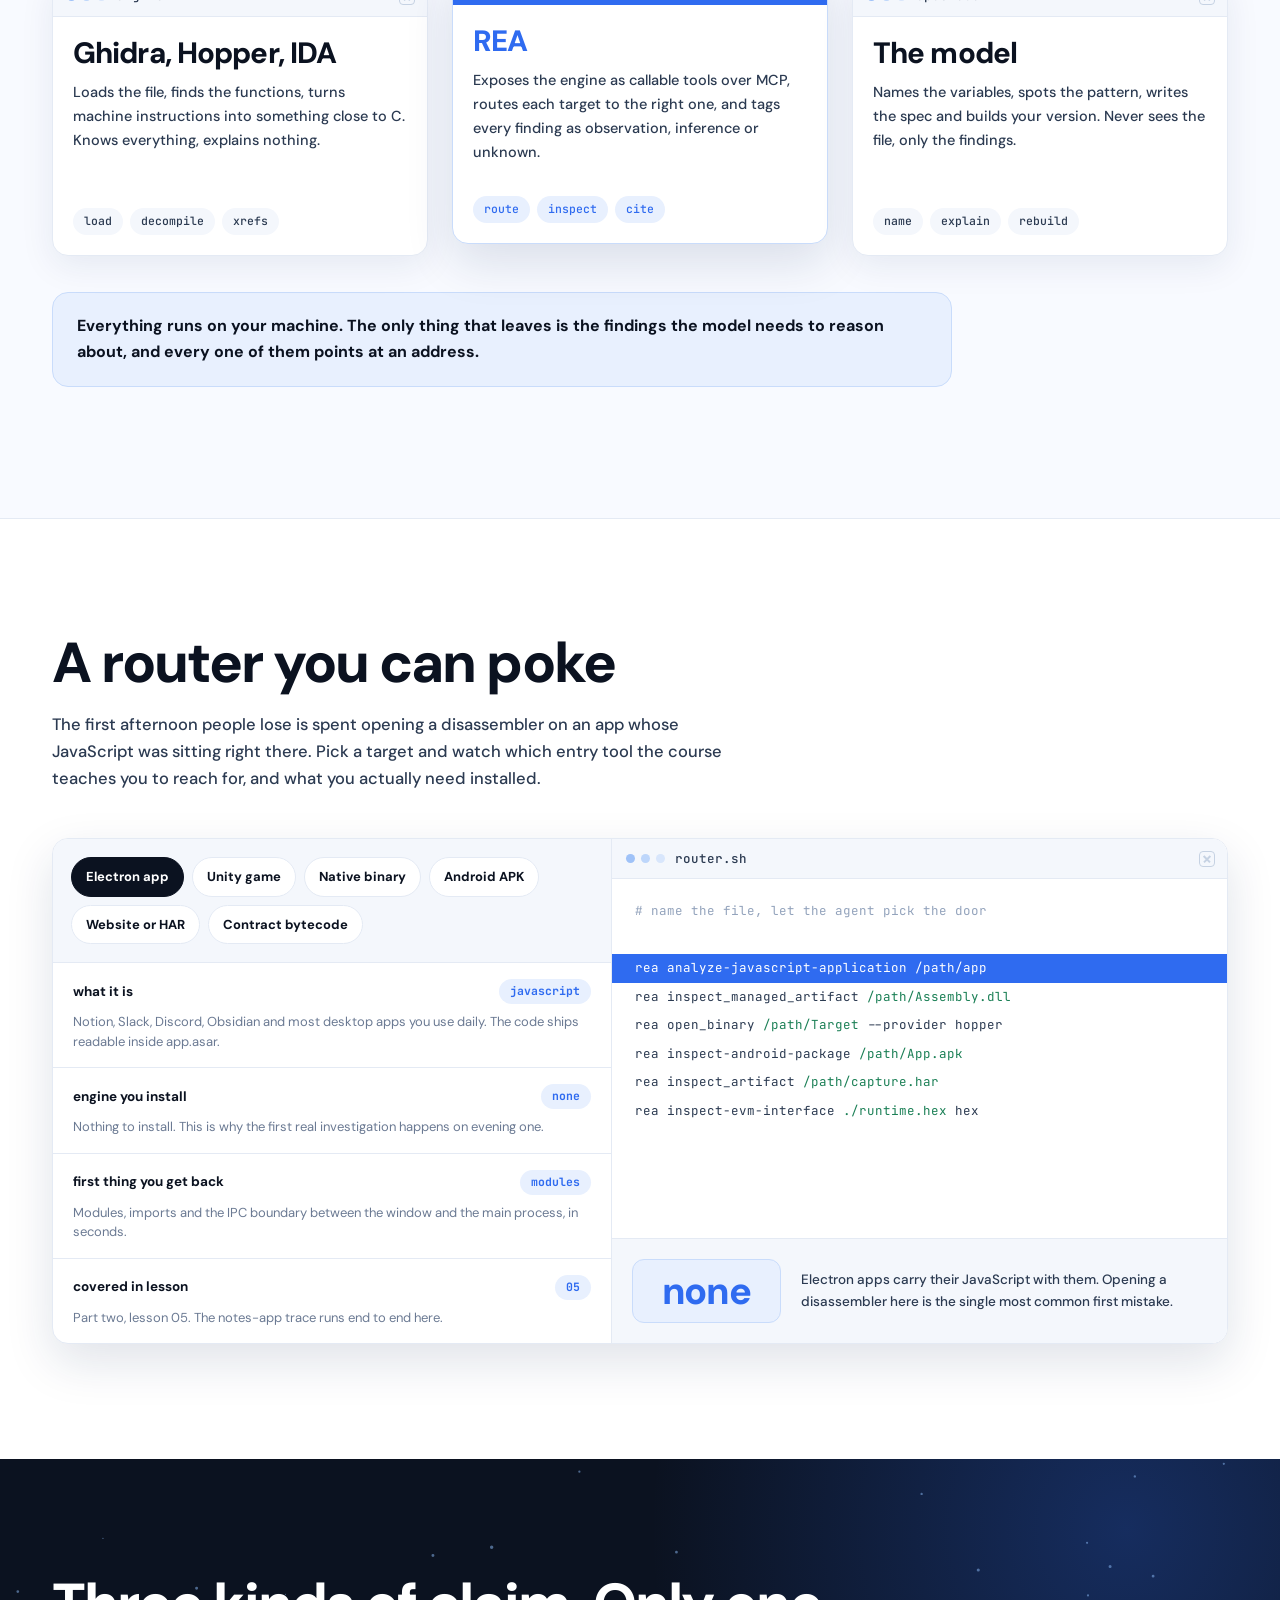
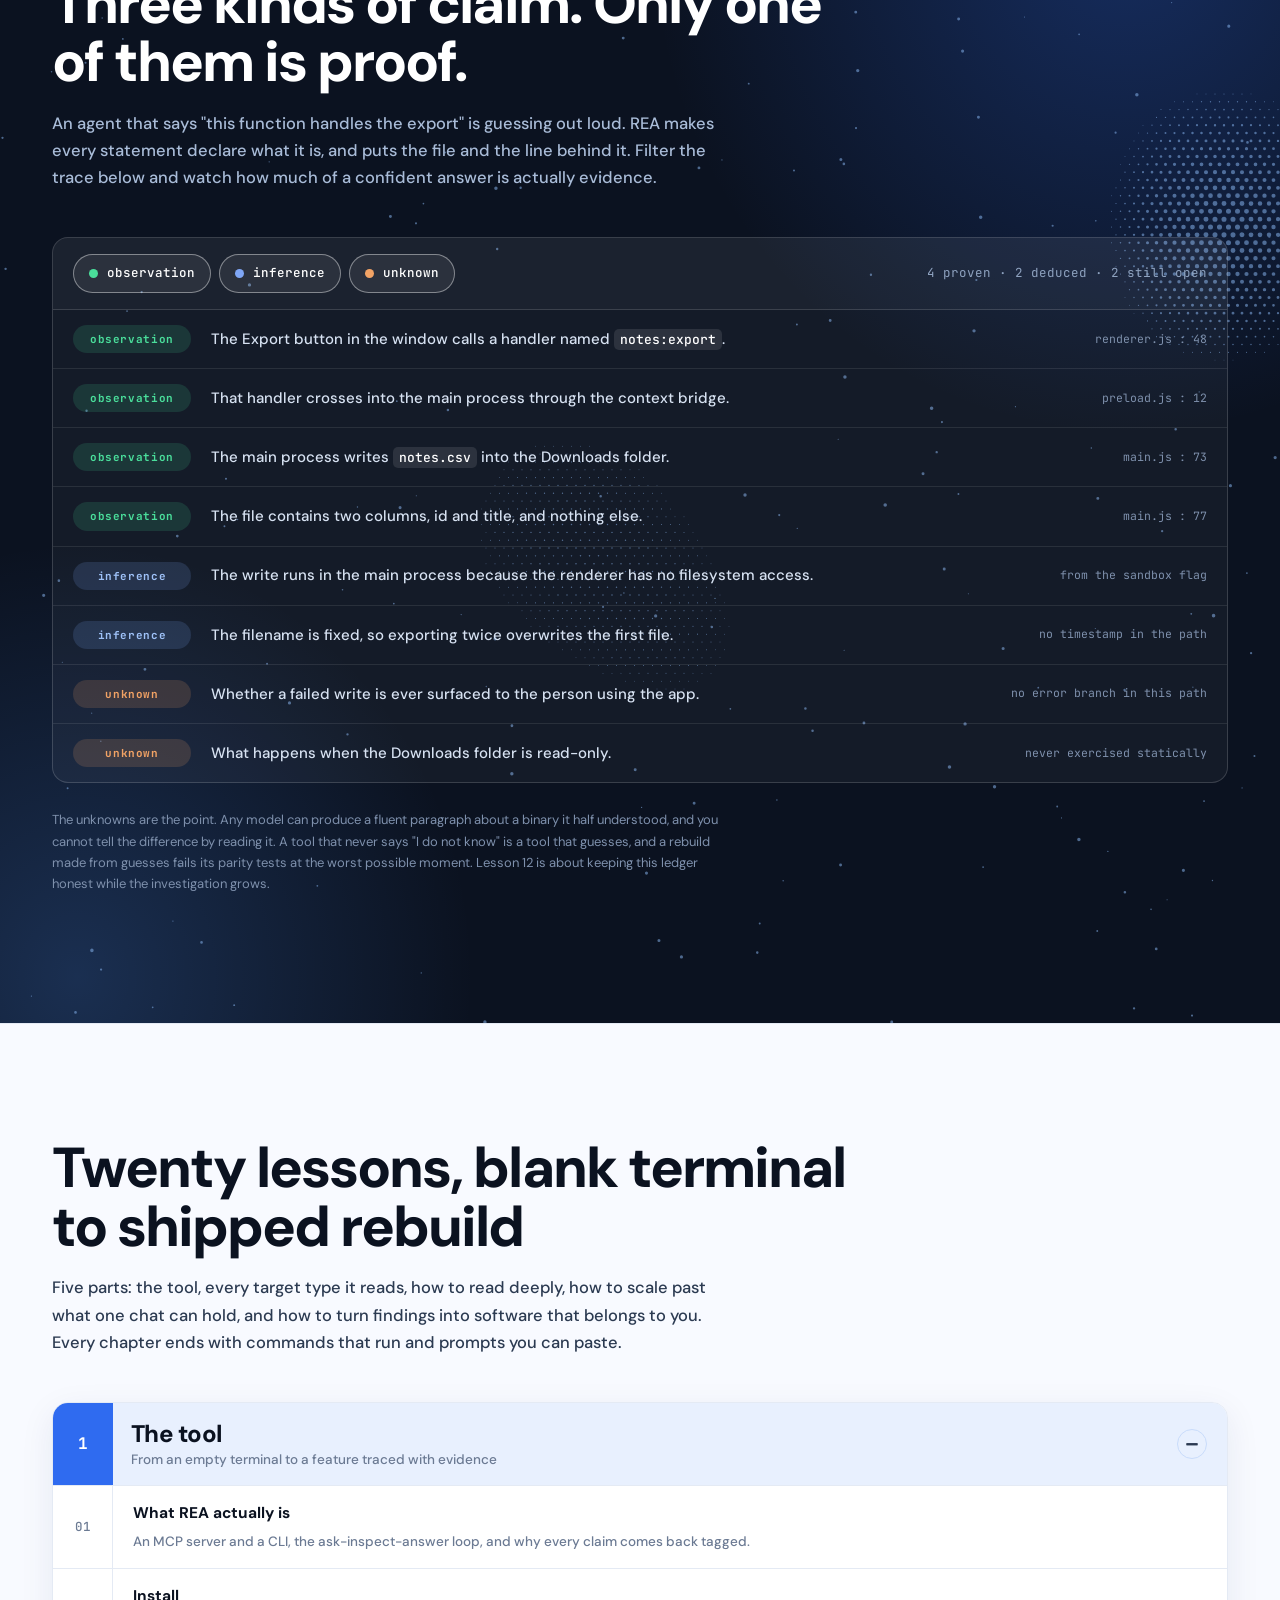
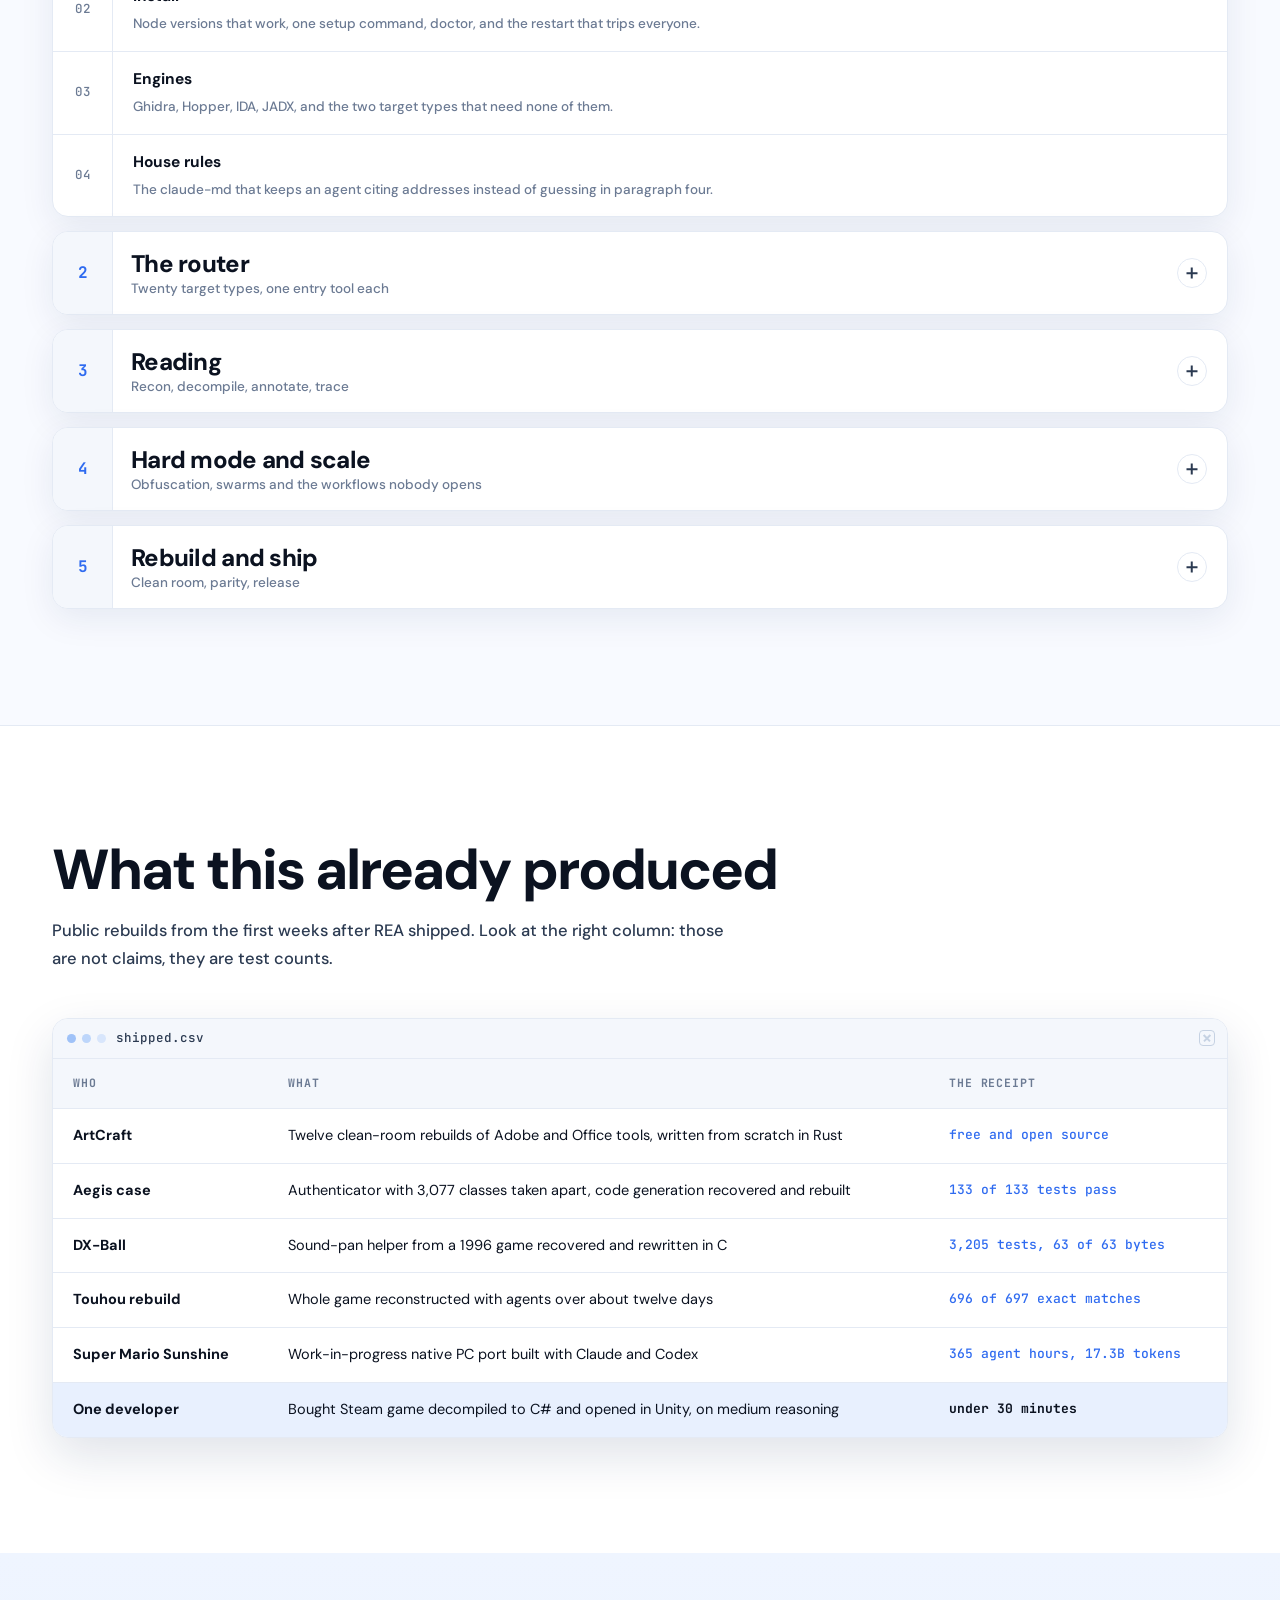
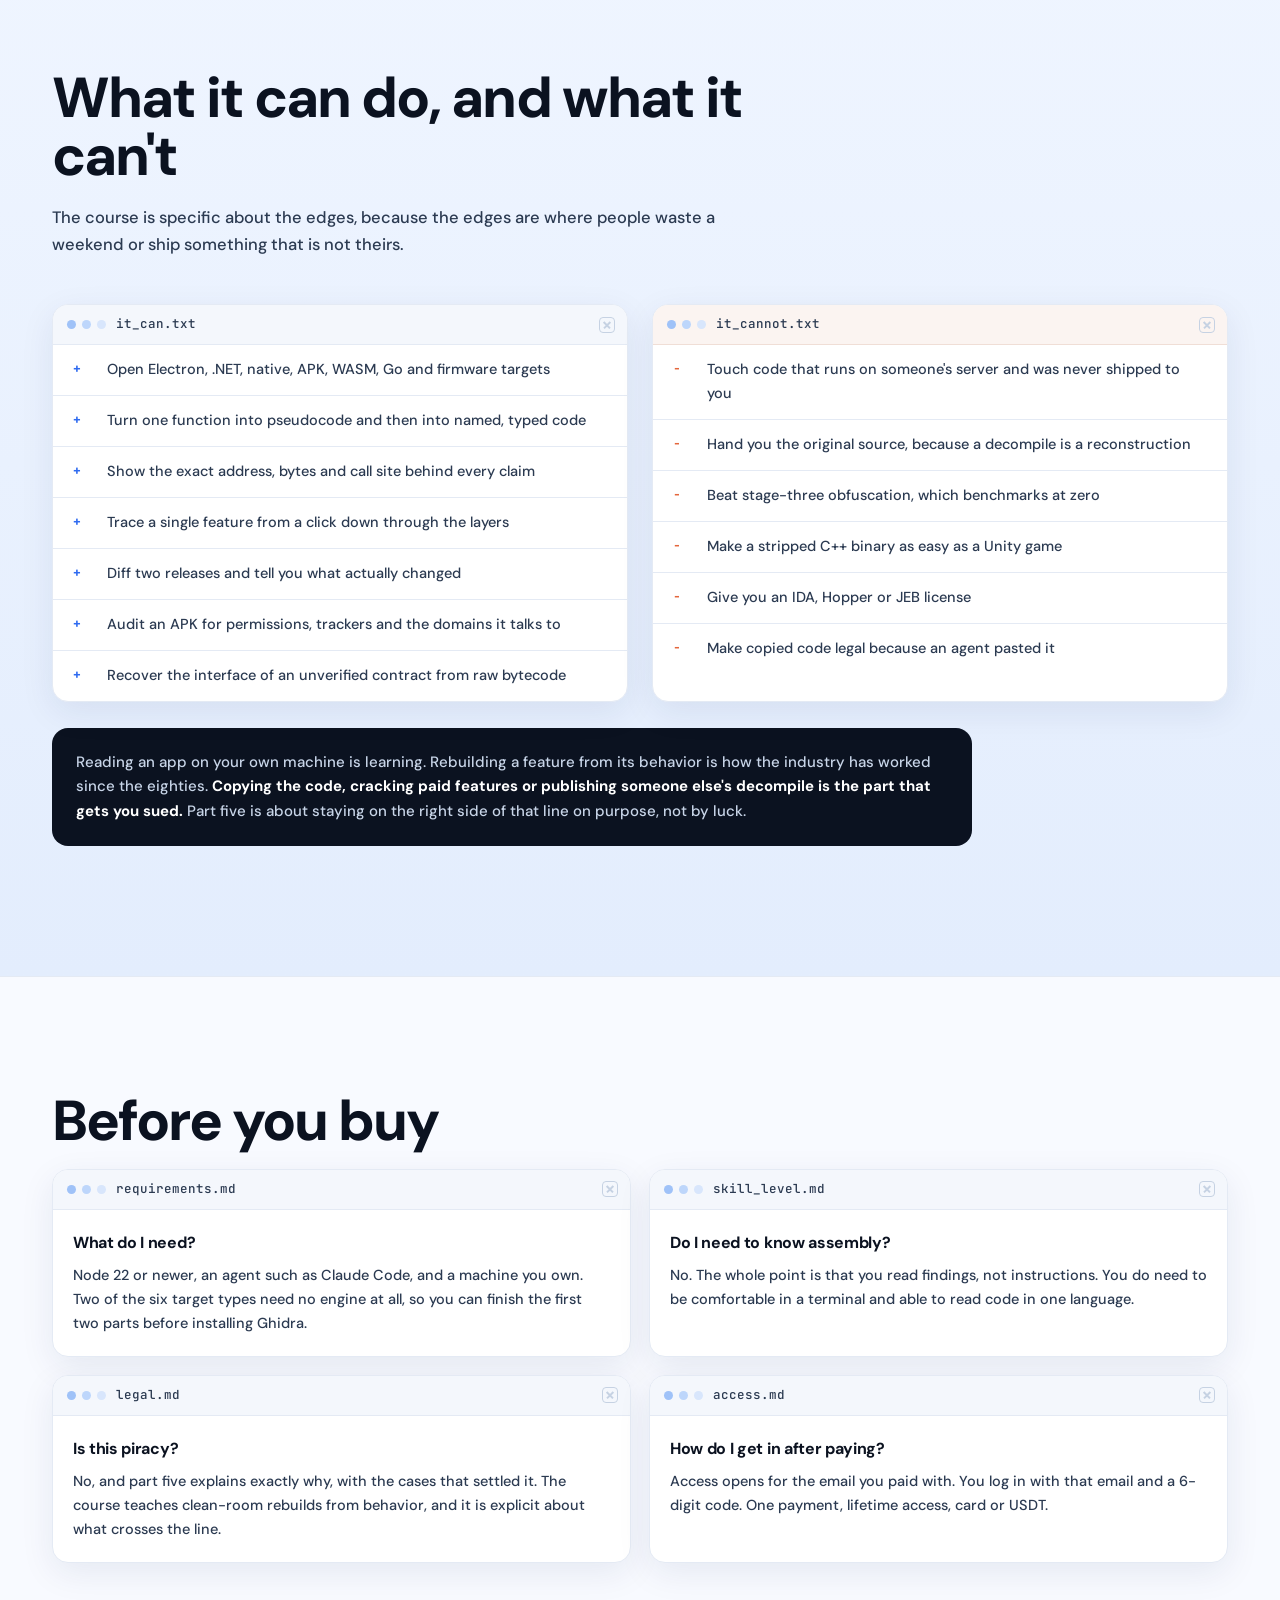
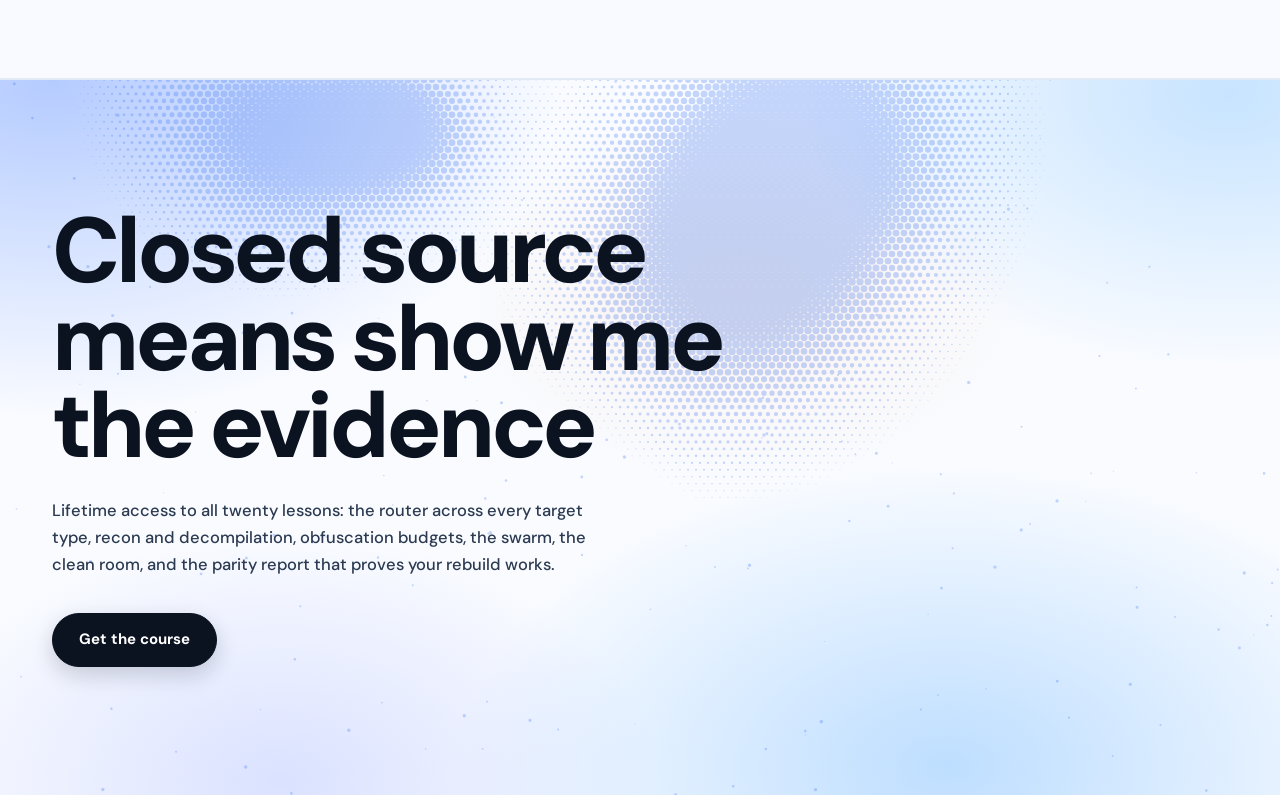
<file: public/index.html>
<!doctype html>
<html lang="en">
<head>
<meta charset="utf-8">
<meta name="viewport" content="width=device-width, initial-scale=1, viewport-fit=cover">
<title>REA course - read and rebuild any app you did not write</title>
<meta name="description" content="Twenty lessons on REA and Opus 5.5: route any target, read it down to the binary, and rebuild the feature you envy as code that is legally yours.">
<meta property="og:title" content="REA course">
<meta property="og:description" content="Closed source used to mean you will never know. Now it means show me the evidence.">
<link rel="preload" href="assets/fonts/dm-800.woff2" as="font" type="font/woff2" crossorigin>
<link rel="preload" href="assets/fonts/jbm-400.woff2" as="font" type="font/woff2" crossorigin>
<link rel="stylesheet" href="assets/style.css">
<link rel="icon" href="data:image/svg+xml,<svg xmlns='http://www.w3.org/2000/svg' viewBox='0 0 32 32'><rect width='32' height='32' fill='%23000'/><rect x='5' y='5' width='22' height='22' fill='%238EBDF9'/><rect x='10' y='10' width='5' height='12' fill='%23000'/><rect x='17' y='10' width='5' height='5' fill='%23000'/><rect x='17' y='17' width='5' height='5' fill='%23E4663C'/></svg>">
</head>
<body>

<header class="nav">
  <nav class="win" aria-label="Main">
    <a class="brand" href="index.html"><span class="dots"><i></i><i></i><i></i></span>REA course</a>
    <span class="fill"></span>
    <div class="links"><a class="login" href="course.html">Log in</a>
      <a href="#router">The router</a>
      <a href="#syllabus">Syllabus</a>
      <a href="pricing.html">Pricing</a>
      <a class="cta" href="pricing.html">Get the course</a>
    </div>
  </nav>
</header>

<main>

<section class="hero ht" data-ht data-calm="0,0.3,0.48,0.9" data-follow data-ink="#2F6BF0" data-step="8" data-blobs="6" data-seed="11">
  <div class="corner" aria-hidden="true">
    <div class="cb"><b>100K+</b><span>GitHub stars in three months</span></div>
    <div class="cb"><b>MIT</b><span>open source, runs on your machine</span></div>
    <div class="cb"><b>20</b><span>target types, one entry tool each</span></div>
  </div>
  <div class="wrap grid">
    <h1 class="mega hero-title"><span>Reverse</span><span>Engineer</span><span>Anything</span></h1>
    <div>
      <p class="sub">Read the software you did not write</p>
      <p class="lede">Every app on your disk is code you are allowed to read. REA puts a real disassembly engine behind your agent, so you ask in plain English and get the function, the file, the call site and what is still unknown. Twenty lessons from the install to a rebuild that is legally yours.</p>
      <div class="actions">
        <a class="btn" href="pricing.html">Get the course</a>
        <a class="btn light" href="#router">Try the router</a>
      </div>
    </div>

    <div class="stack" aria-label="Example REA investigation">
      <div class="win grey w1">
        <div class="bar"><span class="dots"><i></i><i></i><i></i></span><span class="t">target</span><span class="x"></span></div>
<pre class="code">$ rea open_binary \
  <span class="s">"/Applications/Target.app/.../Target"</span>
<span class="c"># arm64 · 1,284 functions · local only</span></pre>
      </div>
      <div class="win w2">
        <div class="bar"><span class="dots"><i></i><i></i><i></i></span><span class="t">question</span><span class="x"></span></div>
<pre class="code" id="hq"><span class="s">"Why does the % button show 220
 when I type 200 + 10%?"</span></pre>
      </div>
      <div class="win lift w3">
        <div class="bar"><span class="dots"><i></i><i></i><i></i></span><span class="t" id="hr-title">answer  212 ms</span><span class="x"></span></div>
        <div class="dist" id="hero-dist">
          <div class="row" data-k="observation"><span>observation</span><span class="track"><span class="fillb"></span></span><span class="p">0.00</span></div>
          <div class="row" data-k="inference"><span>inference</span><span class="track"><span class="fillb"></span></span><span class="p">0.00</span></div>
          <div class="row" data-k="unknown"><span>unknown</span><span class="track"><span class="fillb"></span></span><span class="p">0.00</span></div>
          <div class="meta"><span id="hr-conf">9 claims, each with an address</span><span id="hr-read" class="tag">reading</span></div>
        </div>
      </div>
    </div>
  </div>
</section>

<div class="ticker" aria-hidden="true">
  <div class="run">
    <span><b>100K+</b> GitHub stars in three months</span><span><b>MIT</b> licensed</span><span>runs <b>locally</b>, nothing uploaded</span><span><b>20</b> target types</span><span>every claim carries <b>evidence</b></span><span>Opus 5.5, <b>five</b> effort levels</span><span>Electron and .NET need <b>no engine</b></span>
    <span><b>100K+</b> GitHub stars in three months</span><span><b>MIT</b> licensed</span><span>runs <b>locally</b>, nothing uploaded</span><span><b>20</b> target types</span><span>every claim carries <b>evidence</b></span><span>Opus 5.5, <b>five</b> effort levels</span><span>Electron and .NET need <b>no engine</b></span>
  </div>
</div>

<section class="sec dots">
  <div class="wrap">
    <h2 class="h2">Three jobs. Only one of them can see the binary.</h2>
    <p class="intro">An agent cannot run a disassembler, and a disassembler cannot explain anything. REA sits between them and turns a sealed file into questions the model can answer with proof attached.</p>
    <div class="split">
      <div class="win">
        <div class="bar"><span class="dots"><i></i><i></i><i></i></span><span class="t">engine</span><span class="x"></span></div>
        <div class="body"><div class="who">Ghidra, Hopper, IDA</div><p>Loads the file, finds the functions, turns machine instructions into something close to C. Knows everything, explains nothing.</p><ul><li>load</li><li>decompile</li><li>xrefs</li></ul></div>
      </div>
      <div class="win lift mid">
        <div class="bar"><span class="dots"><i></i><i></i><i></i></span><span class="t">rea</span><span class="x"></span></div>
        <div class="body"><div class="who">REA</div><p>Exposes the engine as callable tools over MCP, routes each target to the right one, and tags every finding as observation, inference or unknown.</p><ul><li>route</li><li>inspect</li><li>cite</li></ul></div>
      </div>
      <div class="win">
        <div class="bar"><span class="dots"><i></i><i></i><i></i></span><span class="t">opus 5.5</span><span class="x"></span></div>
        <div class="body"><div class="who">The model</div><p>Names the variables, spots the pattern, writes the spec and builds your version. Never sees the file, only the findings.</p><ul><li>name</li><li>explain</li><li>rebuild</li></ul></div>
      </div>
    </div>
    <p class="rule">Everything runs on your machine. The only thing that leaves is the findings the model needs to reason about, and every one of them points at an address.</p>
  </div>
</section>

<section class="sec" id="router">
  <div class="wrap">
    <h2 class="h2">A router you can poke</h2>
    <p class="intro">The first afternoon people lose is spent opening a disassembler on an app whose JavaScript was sitting right there. Pick a target and watch which entry tool the course teaches you to reach for, and what you actually need installed.</p>

    <div class="gate">
      <div class="controls">
        <div class="presets" role="group" aria-label="Target types">
          <button type="button" data-t="electron" aria-pressed="true">Electron app</button>
          <button type="button" data-t="unity">Unity game</button>
          <button type="button" data-t="native">Native binary</button>
          <button type="button" data-t="apk">Android APK</button>
          <button type="button" data-t="web">Website or HAR</button>
          <button type="button" data-t="evm">Contract bytecode</button>
        </div>
        <div class="sl"><label>what it is <output id="o-what"></output></label><small id="s-what"></small></div>
        <div class="sl"><label>engine you install <output id="o-eng"></output></label><small id="s-eng"></small></div>
        <div class="sl"><label>first thing you get back <output id="o-first"></output></label><small id="s-first"></small></div>
        <div class="sl"><label>covered in lesson <output id="o-les"></output></label><small id="s-les"></small></div>
      </div>
      <div class="out">
        <div class="bar"><span class="dots"><i></i><i></i><i></i></span><span class="t">router.sh</span><span class="x"></span></div>
<pre class="code" id="gcode"><span class="ln"><span class="c"># name the file, let the agent pick the door</span></span><span class="ln"> </span><span class="ln" data-l="electron">rea analyze-javascript-application <span class="s">/path/app</span></span><span class="ln" data-l="unity">rea inspect_managed_artifact <span class="s">/path/Assembly.dll</span></span><span class="ln" data-l="native">rea open_binary <span class="s">/path/Target</span> --provider hopper</span><span class="ln" data-l="apk">rea inspect-android-package <span class="s">/path/App.apk</span></span><span class="ln" data-l="web">rea inspect_artifact <span class="s">/path/capture.har</span></span><span class="ln" data-l="evm">rea inspect-evm-interface <span class="s">./runtime.hex</span> hex</span></pre>
        <div class="verdict" aria-live="polite"><div class="big" id="g-big">none</div><p id="g-why"></p></div>
      </div>
    </div>
  </div>
</section>

<section class="sec black ht" data-ht data-calm="0,0,0.78,1" data-ink="#8EBDF9" data-step="9" data-blobs="3" data-seed="4">
  <div class="wrap">
    <h2 class="h2">Three kinds of claim. Only one of them is proof.</h2>
    <p class="intro">An agent that says "this function handles the export" is guessing out loud. REA makes every statement declare what it is, and puts the file and the line behind it. Filter the trace below and watch how much of a confident answer is actually evidence.</p>

    <div class="ledger">
      <div class="lhead">
        <div class="lfilters" role="group" aria-label="Filter claims">
          <button type="button" data-f="observation" aria-pressed="true"><i></i>observation</button>
          <button type="button" data-f="inference" aria-pressed="true"><i></i>inference</button>
          <button type="button" data-f="unknown" aria-pressed="true"><i></i>unknown</button>
        </div>
        <div class="lcount" id="lcount"></div>
      </div>

      <ul class="claims" id="claims">
        <li data-k="observation"><span class="ct">observation</span><p>The Export button in the window calls a handler named <code>notes:export</code>.</p><span class="ev">renderer.js : 48</span></li>
        <li data-k="observation"><span class="ct">observation</span><p>That handler crosses into the main process through the context bridge.</p><span class="ev">preload.js : 12</span></li>
        <li data-k="observation"><span class="ct">observation</span><p>The main process writes <code>notes.csv</code> into the Downloads folder.</p><span class="ev">main.js : 73</span></li>
        <li data-k="observation"><span class="ct">observation</span><p>The file contains two columns, id and title, and nothing else.</p><span class="ev">main.js : 77</span></li>
        <li data-k="inference"><span class="ct">inference</span><p>The write runs in the main process because the renderer has no filesystem access.</p><span class="ev">from the sandbox flag</span></li>
        <li data-k="inference"><span class="ct">inference</span><p>The filename is fixed, so exporting twice overwrites the first file.</p><span class="ev">no timestamp in the path</span></li>
        <li data-k="unknown"><span class="ct">unknown</span><p>Whether a failed write is ever surfaced to the person using the app.</p><span class="ev">no error branch in this path</span></li>
        <li data-k="unknown"><span class="ct">unknown</span><p>What happens when the Downloads folder is read-only.</p><span class="ev">never exercised statically</span></li>
      </ul>
    </div>

    <p class="fine">The unknowns are the point. Any model can produce a fluent paragraph about a binary it half understood, and you cannot tell the difference by reading it. A tool that never says "I do not know" is a tool that guesses, and a rebuild made from guesses fails its parity tests at the worst possible moment. Lesson 12 is about keeping this ledger honest while the investigation grows.</p>
  </div>
</section>

<section class="sec dots" id="syllabus">
  <div class="wrap">
    <h2 class="h2">Twenty lessons, blank terminal to shipped rebuild</h2>
    <p class="intro">Five parts: the tool, every target type it reads, how to read deeply, how to scale past what one chat can hold, and how to turn findings into software that belongs to you. Every chapter ends with commands that run and prompts you can paste.</p>
    <div class="mods" id="mods"></div>
  </div>
</section>

<section class="sec">
  <div class="wrap">
    <h2 class="h2">What this already produced</h2>
    <p class="intro">Public rebuilds from the first weeks after REA shipped. Look at the right column: those are not claims, they are test counts.</p>
    <div class="win lift">
      <div class="bar"><span class="dots"><i></i><i></i><i></i></span><span class="t">shipped.csv</span><span class="x"></span></div>
      <div class="scroll">
        <table class="tbl">
          <thead><tr><th>who</th><th>what</th><th>the receipt</th></tr></thead>
          <tbody>
            <tr><td>ArtCraft</td><td>Twelve clean-room rebuilds of Adobe and Office tools, written from scratch in Rust</td><td class="num">free and open source</td></tr>
            <tr><td>Aegis case</td><td>Authenticator with 3,077 classes taken apart, code generation recovered and rebuilt</td><td class="num">133 of 133 tests pass</td></tr>
            <tr><td>DX-Ball</td><td>Sound-pan helper from a 1996 game recovered and rewritten in C</td><td class="num">3,205 tests, 63 of 63 bytes</td></tr>
            <tr><td>Touhou rebuild</td><td>Whole game reconstructed with agents over about twelve days</td><td class="num">696 of 697 exact matches</td></tr>
            <tr><td>Super Mario Sunshine</td><td>Work-in-progress native PC port built with Claude and Codex</td><td class="num">365 agent hours, 17.3B tokens</td></tr>
            <tr class="star"><td>One developer</td><td>Bought Steam game decompiled to C# and opened in Unity, on medium reasoning</td><td class="num">under 30 minutes</td></tr>
          </tbody>
        </table>
      </div>
    </div>
  </div>
</section>

<section class="sec pink">
  <div class="wrap">
    <h2 class="h2">What it can do, and what it can't</h2>
    <p class="intro">The course is specific about the edges, because the edges are where people waste a weekend or ship something that is not theirs.</p>
    <div class="contract">
      <div class="win can">
        <div class="bar"><span class="dots"><i></i><i></i><i></i></span><span class="t">it_can.txt</span><span class="x"></span></div>
        <ul>
          <li>Open Electron, .NET, native, APK, WASM, Go and firmware targets</li>
          <li>Turn one function into pseudocode and then into named, typed code</li>
          <li>Show the exact address, bytes and call site behind every claim</li>
          <li>Trace a single feature from a click down through the layers</li>
          <li>Diff two releases and tell you what actually changed</li>
          <li>Audit an APK for permissions, trackers and the domains it talks to</li>
          <li>Recover the interface of an unverified contract from raw bytecode</li>
        </ul>
      </div>
      <div class="win cannot">
        <div class="bar"><span class="dots"><i></i><i></i><i></i></span><span class="t">it_cannot.txt</span><span class="x"></span></div>
        <ul>
          <li>Touch code that runs on someone's server and was never shipped to you</li>
          <li>Hand you the original source, because a decompile is a reconstruction</li>
          <li>Beat stage-three obfuscation, which benchmarks at zero</li>
          <li>Make a stripped C++ binary as easy as a Unity game</li>
          <li>Give you an IDA, Hopper or JEB license</li>
          <li>Make copied code legal because an agent pasted it</li>
        </ul>
      </div>
    </div>
    <p class="note">Reading an app on your own machine is learning. Rebuilding a feature from its behavior is how the industry has worked since the eighties. <b>Copying the code, cracking paid features or publishing someone else's decompile is the part that gets you sued.</b> Part five is about staying on the right side of that line on purpose, not by luck.</p>
  </div>
</section>

<section class="sec dots">
  <div class="wrap">
    <h2 class="h2">Before you buy</h2>
    <div class="faq">
      <div class="win"><div class="bar"><span class="dots"><i></i><i></i><i></i></span><span class="t">requirements.md</span><span class="x"></span></div><div class="body"><h3>What do I need?</h3><p>Node 22 or newer, an agent such as Claude Code, and a machine you own. Two of the six target types need no engine at all, so you can finish the first two parts before installing Ghidra.</p></div></div>
      <div class="win"><div class="bar"><span class="dots"><i></i><i></i><i></i></span><span class="t">skill_level.md</span><span class="x"></span></div><div class="body"><h3>Do I need to know assembly?</h3><p>No. The whole point is that you read findings, not instructions. You do need to be comfortable in a terminal and able to read code in one language.</p></div></div>
      <div class="win"><div class="bar"><span class="dots"><i></i><i></i><i></i></span><span class="t">legal.md</span><span class="x"></span></div><div class="body"><h3>Is this piracy?</h3><p>No, and part five explains exactly why, with the cases that settled it. The course teaches clean-room rebuilds from behavior, and it is explicit about what crosses the line.</p></div></div>
      <div class="win"><div class="bar"><span class="dots"><i></i><i></i><i></i></span><span class="t">access.md</span><span class="x"></span></div><div class="body"><h3>How do I get in after paying?</h3><p>Access opens for the email you paid with. You log in with that email and a 6-digit code. One payment, lifetime access, card or USDT.</p></div></div>
    </div>
  </div>
</section>

<section class="final ht" data-ht data-calm="0,0.6,0.42,1" data-follow data-ink="#2F6BF0" data-step="8" data-blobs="5" data-seed="29">
  <div class="wrap">
    <h2 class="mega"><span>Closed source</span><span>means show me</span><span>the evidence</span></h2>
    <p>Lifetime access to all twenty lessons: the router across every target type, recon and decompilation, obfuscation budgets, the swarm, the clean room, and the parity report that proves your rebuild works.</p>
    <a class="btn" href="pricing.html">Get the course</a>
  </div>
</section>

</main>


<script src="assets/config.js"></script>
<script src="assets/site.js"></script>
<script src="assets/syllabus.js"></script>
<script>
(function () {
  var reduce = matchMedia("(prefers-reduced-motion: reduce)").matches;

  /* ----- syllabus ----- */
  var box = document.getElementById("mods");
  REA_SYLLABUS.forEach(function (m, i) {
    var d = document.createElement("details");
    d.className = "mod"; if (i === 0) d.open = true;
    d.innerHTML = '<summary><span class="no">' + (i + 1) + '</span><span class="nm">' + m.title + '<small>' + m.sub + '</small></span><span class="tg" aria-hidden="true"></span></summary><ol>' +
      m.lessons.map(function (l) { return '<li><span>' + l.n + '</span><div><b>' + l.t + '</b><p>' + l.d + '</p></div></li>'; }).join("") + "</ol>";
    box.appendChild(d);
  });

  /* ----- evidence widget ----- */
  function paint(el, p) {
    var best = Object.keys(p).reduce(function (a, b) { return p[a] >= p[b] ? a : b; });
    el.querySelectorAll(".row").forEach(function (r) {
      var k = r.dataset.k;
      r.querySelector(".fillb").style.width = (p[k] * 100).toFixed(1) + "%";
      r.querySelector(".p").textContent = p[k].toFixed(2);
      r.classList.toggle("win-row", k === best);
    });
    return best;
  }

  var heroCases = [
    { q: '"Why does the % button show 220\n when I type 200 + 10%?"',
      p: { observation: 0.67, inference: 0.22, unknown: 0.11 }, n: "9 claims, each with an address", ms: 212, read: "after +, it takes 10% of the first number" },
    { q: '"Where does Export notes write\n the file, and what is in it?"',
      p: { observation: 0.80, inference: 0.13, unknown: 0.07 }, n: "renderer, bridge and handler traced", ms: 88, read: "notes.csv in Downloads, id and title" },
    { q: '"List every tracking SDK and\n domain this APK talks to."',
      p: { observation: 0.58, inference: 0.28, unknown: 0.14 }, n: "class and method on every finding", ms: 143, read: "3 analytics SDKs, 11 domains" }
  ];
  var hd = document.getElementById("hero-dist"), hq = document.getElementById("hq"), hi = 0;
  function hero() {
    var c = heroCases[hi % heroCases.length];
    paint(hd, c.p);
    hq.innerHTML = '<span class="s">' + c.q + '</span>';
    document.getElementById("hr-conf").textContent = c.n;
    document.getElementById("hr-read").textContent = c.read;
    document.getElementById("hr-read").className = "tag" + (hi % 3 === 0 ? " hot" : "");
    document.getElementById("hr-title").textContent = "answer  " + c.ms + " ms";
    hi++;
  }
  setTimeout(hero, 350);
  if (!reduce) setInterval(hero, 4600);

  /* ----- target router ----- */
  var T = {
    electron: { what: "javascript", whatS: "Notion, Slack, Discord, Obsidian and most desktop apps you use daily. The code ships readable inside app.asar.",
      eng: "none", engS: "Nothing to install. This is why the first real investigation happens on evening one.",
      first: "modules", firstS: "Modules, imports and the IPC boundary between the window and the main process, in seconds.",
      les: "05", lesS: "Part two, lesson 05. The notes-app trace runs end to end here.",
      big: "none", why: "Electron apps carry their JavaScript with them. Opening a disassembler here is the single most common first mistake." },
    unity: { what: ".net", whatS: "Most Unity games ship their game logic as managed .NET assemblies rather than compiled native code.",
      eng: "none", engS: "No engine, no license, no setup beyond REA itself.",
      first: "c# source", firstS: "Readable classes and methods, close enough to the original to open in an editor.",
      les: "06", lesS: "Part two, lesson 06, including what to do when a game ships IL2CPP instead.",
      big: "none", why: "This is the path behind the bought Steam game that was decompiled and running in Unity in under half an hour." },
    native: { what: "mach-o / elf / pe", whatS: "Desktop apps, old games, drivers and anything compiled down to machine code.",
      eng: "ghidra", engS: "Ghidra 12.1.x with JDK 21, or Hopper on macOS, or IDA if you already own it.",
      first: "function map", firstS: "Architecture, function count, segments, strings and the cross-reference ranking that tells you where to start.",
      les: "07", lesS: "Part two, lesson 07, then the whole of part three reads one of these properly.",
      big: "ghidra", why: "The deepest path and the slowest. Worth it when the logic you want was compiled away, and the course sorts by cross-references so you never read in file order." },
    apk: { what: "android package", whatS: "Your broker, your exchange, that free signals app from a Telegram channel.",
      eng: "jadx", engS: "A full JDK 17 or newer plus jadx-headless-mcp.",
      first: "permissions", firstS: "Every permission, every analytics SDK and every domain the app talks to, with the class and method behind each one.",
      les: "08", lesS: "Part two, lesson 08. The audit prompt is in the lesson, ready to paste.",
      big: "jadx", why: "The most immediately useful thing in the course for anyone who installs finance apps. You find out what the thing on your phone actually does." },
    web: { what: "page or capture", whatS: "Page structure, scripts and the network requests behind a feature, live or from a saved HAR file.",
      eng: "chrome", engS: "Any Chrome-family browser. Nothing else.",
      first: "request map", firstS: "Which script fires which request, with payloads, so you can separate server work from client work.",
      les: "08", lesS: "Part two, lesson 08, next to the APK and bytecode paths.",
      big: "chrome", why: "This is also where the limit lives: whatever runs on their server was never shipped to you, and no tool changes that." },
    evm: { what: "contract bytecode", whatS: "Unverified contracts with no published source, which is most of them.",
      eng: "linux x64", engS: "Runs on Linux x64 for now, and needs no commercial engine.",
      first: "function list", firstS: "Recovered function selectors with the state-changing ones flagged: mint, blacklist, pause, fee change, owner-only transfer.",
      les: "08", lesS: "Part two, lesson 08, including how to read a flag as check deeper rather than proof.",
      big: "linux", why: "Names recovered from bytecode are educated guesses, so the lesson is as much about calibration as about the command." }
  };
  var lines = {}; document.querySelectorAll("#gcode .ln[data-l]").forEach(function (l) { lines[l.dataset.l] = l; });
  function setT(k) {
    var t = T[k];
    document.getElementById("o-what").textContent = t.what;
    document.getElementById("s-what").textContent = t.whatS;
    document.getElementById("o-eng").textContent = t.eng;
    document.getElementById("s-eng").textContent = t.engS;
    document.getElementById("o-first").textContent = t.first;
    document.getElementById("s-first").textContent = t.firstS;
    document.getElementById("o-les").textContent = t.les;
    document.getElementById("s-les").textContent = t.lesS;
    Object.keys(lines).forEach(function (n) { lines[n].className = "ln"; });
    lines[k].classList.add("hit");
    var big = document.getElementById("g-big");
    big.textContent = t.big;
    big.className = "big " + (t.eng === "none" ? "ship" : "escalate");
    document.getElementById("g-why").textContent = t.why;
  }
  document.querySelectorAll("[data-t]").forEach(function (b) {
    b.addEventListener("click", function () {
      document.querySelectorAll("[data-t]").forEach(function (x) { x.setAttribute("aria-pressed", String(x === b)); });
      setT(b.dataset.t);
    });
  });
  setT("electron");

  /* ----- evidence ledger ----- */
  var claims = Array.prototype.slice.call(document.querySelectorAll("#claims li"));
  var on = { observation: true, inference: true, unknown: true };
  function ledger() {
    var n = { observation: 0, inference: 0, unknown: 0 };
    claims.forEach(function (li) {
      var k = li.dataset.k;
      var show = on[k];
      li.classList.toggle("off", !show);
      if (show) n[k]++;
    });
    var parts = [];
    if (on.observation) parts.push(n.observation + " proven");
    if (on.inference) parts.push(n.inference + " deduced");
    if (on.unknown) parts.push(n.unknown + " still open");
    document.getElementById("lcount").textContent = parts.length ? parts.join("  ·  ") : "nothing selected";
  }
  document.querySelectorAll("[data-f]").forEach(function (b) {
    b.addEventListener("click", function () {
      var k = b.dataset.f;
      on[k] = !on[k];
      b.setAttribute("aria-pressed", String(on[k]));
      ledger();
    });
  });
  ledger();
})();
</script>
</body>
</html>
</file>
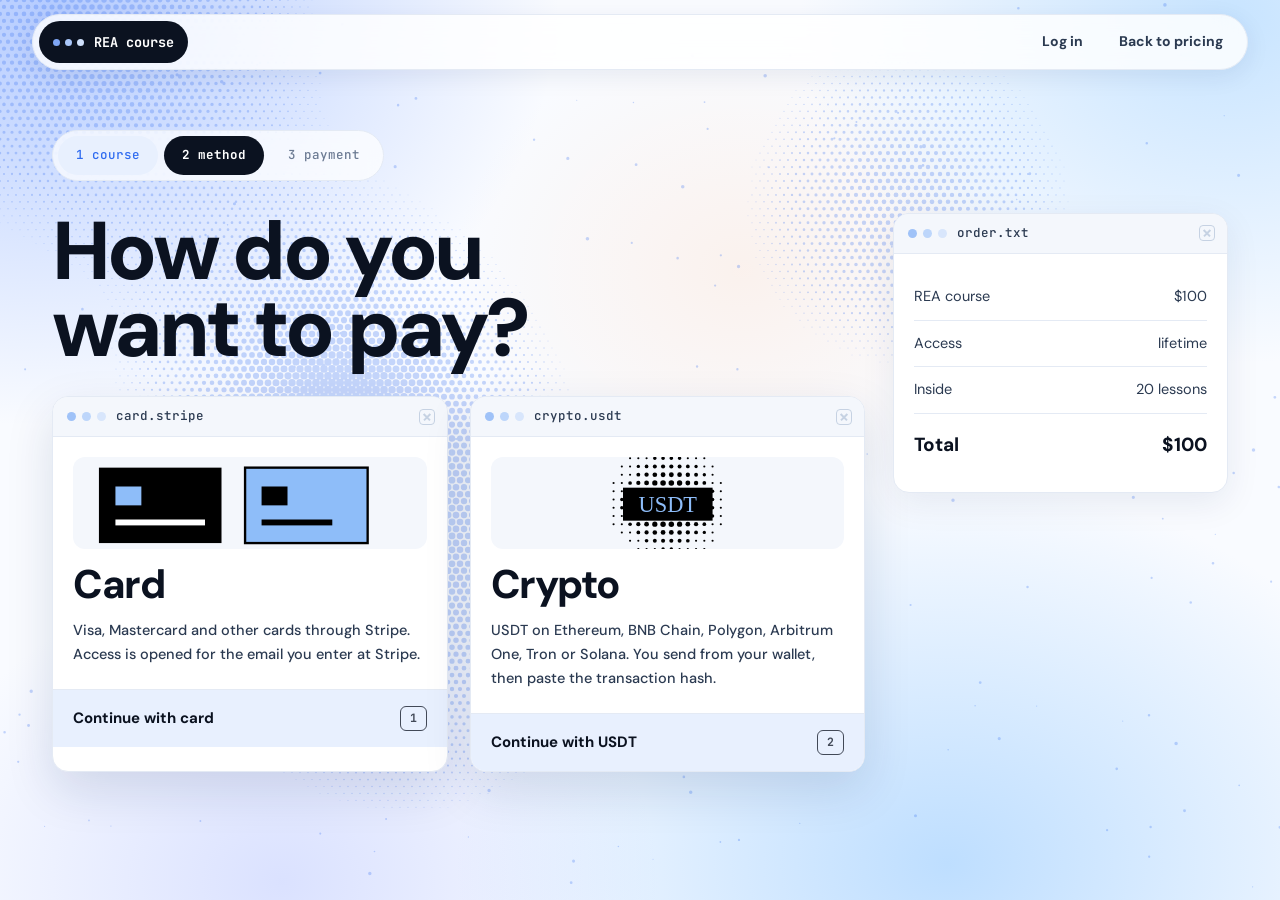
<file: checkout.html>
<!doctype html>
<html lang="en">
<head>
<meta charset="utf-8">
<meta name="viewport" content="width=device-width, initial-scale=1, viewport-fit=cover">
<title>Checkout - REA course</title>
<link rel="preload" href="assets/fonts/dm-800.woff2" as="font" type="font/woff2" crossorigin>
<link rel="stylesheet" href="assets/style.css">
<link rel="icon" href="data:image/svg+xml,<svg xmlns='http://www.w3.org/2000/svg' viewBox='0 0 32 32'><rect width='32' height='32' fill='%23000'/><rect x='5' y='5' width='22' height='22' fill='%238EBDF9'/><rect x='10' y='10' width='5' height='12' fill='%23000'/><rect x='17' y='10' width='5' height='5' fill='%23000'/><rect x='17' y='17' width='5' height='5' fill='%23E4663C'/></svg>">
</head>
<body>
<header class="nav">
  <nav class="win" aria-label="Main">
    <a class="brand" href="index.html"><span class="dots"><i></i><i></i><i></i></span>REA course</a>
    <span class="fill"></span>
    <div class="links"><a class="login" href="course.html">Log in</a><a href="pricing.html">Back to pricing</a></div>
  </nav>
</header>

<main class="page ht" data-ht data-ink="#2F6BF0" data-step="8" data-blobs="4" data-seed="17">
  <div class="wrap">
    <div class="steps" aria-label="Progress"><a class="done" href="pricing.html">1 course</a><span class="now">2 method</span><span>3 payment</span></div>

    <div class="flow wide">
      <div>
        <h1 class="mega" style="font-size:clamp(44px,6.4vw,92px);margin-bottom:28px">How do you<br>want to pay?</h1>
        <div class="methods">
          <a class="win lift method" href="pay.html?m=card">
            <div class="bar"><span class="dots"><i></i><i></i><i></i></span><span class="t">card.stripe</span><span class="x"></span></div>
            <div class="body">
              <div class="glyph" aria-hidden="true">
                <svg viewBox="0 0 300 88" preserveAspectRatio="xMidYMid slice" width="100%" height="100%">
                  <rect x="22" y="14" width="104" height="64" fill="#000"/><rect x="36" y="30" width="22" height="16" fill="#8EBDF9"/>
                  <rect x="36" y="58" width="76" height="5" fill="#fff"/><rect x="146" y="14" width="104" height="64" fill="#8EBDF9" stroke="#000" stroke-width="2"/>
                  <rect x="160" y="30" width="22" height="16" fill="#000"/><rect x="160" y="58" width="60" height="5" fill="#000"/>
                </svg>
              </div>
              <div class="big">Card</div>
              <p>Visa, Mastercard and other cards through Stripe. Access is opened for the email you enter at Stripe.</p>
              <div class="go"><span>Continue with card</span><kbd>1</kbd></div>
            </div>
          </a>
          <a class="win lift method" href="pay.html?m=crypto">
            <div class="bar"><span class="dots"><i></i><i></i><i></i></span><span class="t">crypto.usdt</span><span class="x"></span></div>
            <div class="body">
              <div class="glyph" aria-hidden="true" id="coin"></div>
              <div class="big">Crypto</div>
              <p>USDT on <span id="netlist">the listed networks</span>. You send from your wallet, then paste the transaction hash.</p>
              <div class="go"><span>Continue with USDT</span><kbd>2</kbd></div>
            </div>
          </a>
        </div>
      </div>

      <aside class="sticky">
        <div class="win">
          <div class="bar"><span class="dots"><i></i><i></i><i></i></span><span class="t">order.txt</span><span class="x"></span></div>
          <div class="body sum">
            <div class="r"><span>REA course</span><span>$<span data-price></span></span></div>
            <div class="r"><span>Access</span><span>lifetime</span></div>
            <div class="r"><span>Inside</span><span>20 lessons</span></div>
            <div class="r tot"><span>Total</span><span>$<span data-price></span></span></div>
          </div>
        </div>
      </aside>
    </div>
  </div>
</main>


<script src="assets/config.js"></script>
<script src="assets/site.js"></script>
<script>
(function () {
  var nets = REA.wallets.filter(function (w) { return w.address; }).map(function (w) { return w.chain; });
  if (nets.length) document.getElementById("netlist").textContent = nets.length > 1 ? nets.slice(0, -1).join(", ") + " or " + nets[nets.length - 1] : nets[0];

  /* halftone coin glyph */
  var g = document.getElementById("coin"), s = "";
  for (var y = 6; y < 88; y += 7) for (var x = 6; x < 300; x += 7) {
    var d = Math.hypot(x - 150, y - 44) / 40, r = d < 1 ? 3.1 * (1 - d * 0.55) : (d < 1.25 ? 0.9 : 0);
    if (r > 0.4) s += '<circle cx="' + x + '" cy="' + y + '" r="' + r.toFixed(2) + '"/>';
  }
  g.innerHTML = '<svg viewBox="0 0 300 88" width="100%" height="100%" preserveAspectRatio="xMidYMid slice"><g fill="#000">' + s + '</g><rect x="112" y="31" width="76" height="28" fill="#000"/><text x="150" y="52" text-anchor="middle" font-family="Archivo Black,Arial Black" font-size="19" fill="#8EBDF9">USDT</text></svg>';

  document.addEventListener("keydown", function (e) {
    if (e.target.closest("input,textarea")) return;
    if (e.key === "1") location.href = "pay.html?m=card";
    if (e.key === "2") location.href = "pay.html?m=crypto";
  });
})();
</script>
</body>
</html>
</file>
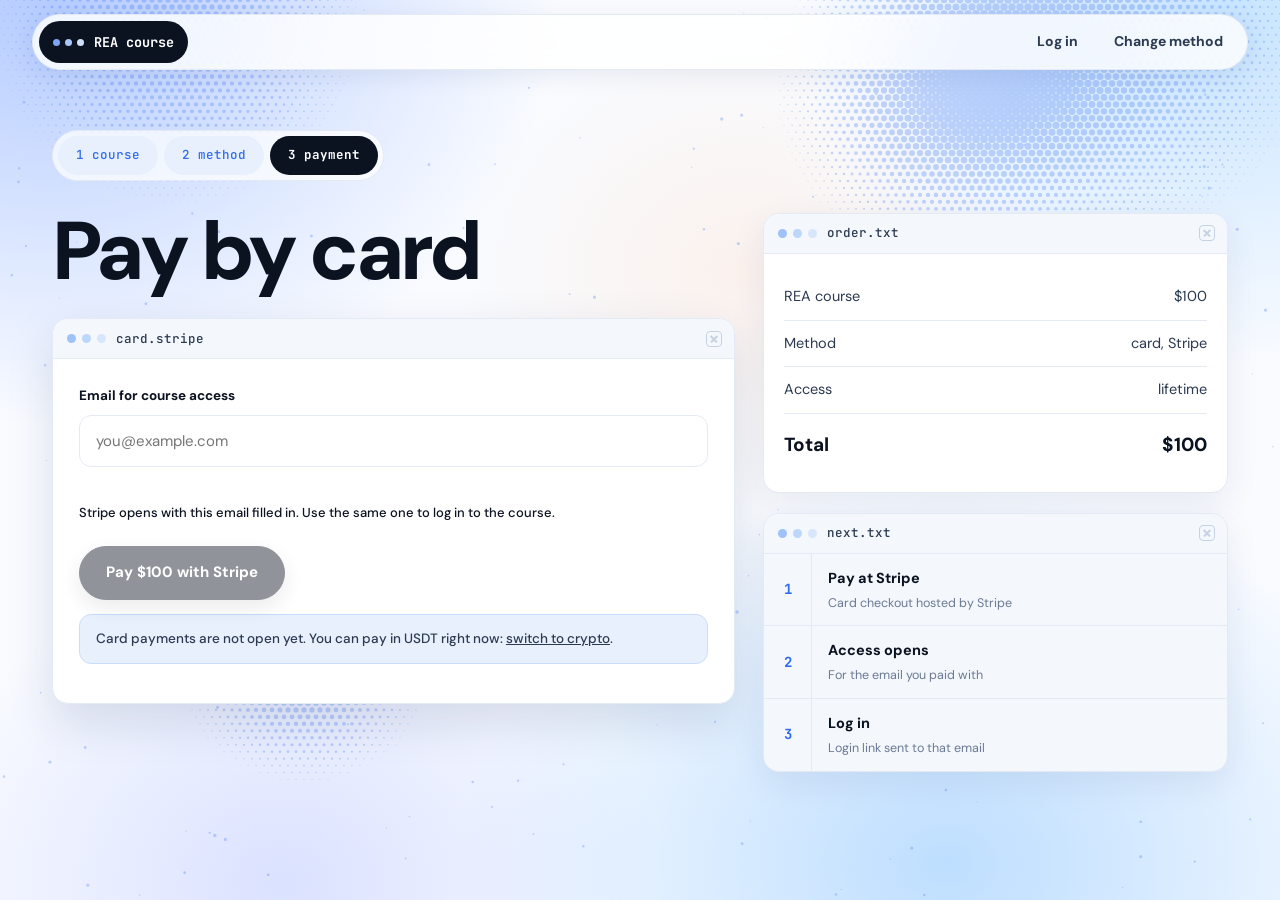
<file: pay.html>
<!doctype html>
<html lang="en">
<head>
<meta charset="utf-8">
<meta name="viewport" content="width=device-width, initial-scale=1, viewport-fit=cover">
<title>Payment - REA course</title>
<link rel="preload" href="assets/fonts/dm-800.woff2" as="font" type="font/woff2" crossorigin>
<link rel="stylesheet" href="assets/style.css">
<link rel="icon" href="data:image/svg+xml,<svg xmlns='http://www.w3.org/2000/svg' viewBox='0 0 32 32'><rect width='32' height='32' fill='%23000'/><rect x='5' y='5' width='22' height='22' fill='%238EBDF9'/><rect x='10' y='10' width='5' height='12' fill='%23000'/><rect x='17' y='10' width='5' height='5' fill='%23000'/><rect x='17' y='17' width='5' height='5' fill='%23E4663C'/></svg>">
</head>
<body>
<header class="nav">
  <nav class="win" aria-label="Main">
    <a class="brand" href="index.html"><span class="dots"><i></i><i></i><i></i></span>REA course</a>
    <span class="fill"></span>
    <div class="links"><a class="login" href="course.html">Log in</a><a href="checkout.html">Change method</a></div>
  </nav>
</header>

<main class="page ht" data-ht data-ink="#2F6BF0" data-step="8" data-blobs="4" data-seed="23">
  <div class="wrap">
    <div class="steps" aria-label="Progress"><a class="done" href="pricing.html">1 course</a><a class="done" href="checkout.html">2 method</a><span class="now">3 payment</span></div>

    <div class="flow">
      <div>
        <!-- ================= CARD ================= -->
        <section id="card" class="hide">
          <h1 class="mega" style="font-size:clamp(44px,6.4vw,92px);margin-bottom:28px">Pay by card</h1>
          <div class="win lift">
            <div class="bar"><span class="dots"><i></i><i></i><i></i></span><span class="t">card.stripe</span><span class="x"></span></div>
            <div class="body" style="padding:26px">
              <div class="field">
                <label for="c-email">Email for course access</label>
                <input id="c-email" type="email" autocomplete="email" placeholder="you@example.com">
                <span class="err" id="c-err"></span>
              </div>
              <p style="font-size:13px;font-weight:500;margin:0 0 22px">Stripe opens with this email filled in. Use the same one to log in to the course.</p>
              <a class="btn" id="c-go" href="#"><span>Pay $<span data-price></span> with Stripe</span></a>
              <p id="c-off" class="warn hide">Card payments are not open yet. You can pay in USDT right now: <a href="pay.html?m=crypto">switch to crypto</a>.</p>
            </div>
          </div>
        </section>

        <!-- ================= CRYPTO ================= -->
        <section id="crypto" class="hide">
          <h1 class="mega" style="font-size:clamp(44px,6.4vw,92px);margin-bottom:28px">Pay in USDT</h1>

          <div id="x-form">
            <div class="win lift">
              <div class="bar"><span class="dots"><i></i><i></i><i></i></span><span class="t">wallet.usdt</span><span class="x"></span></div>
              <div class="nets" role="tablist" aria-label="Network" id="nets"></div>
              <div class="addr">
                <div class="qr" id="qr" aria-label="Wallet address QR code"></div>
                <div style="min-width:0">
                  <div style="font-size:13px;font-weight:700">Send exactly</div>
                  <div class="amt"><span data-price></span> USDT</div>
                  <div style="font-size:13px;font-weight:700;margin-top:16px">To this <span id="chain">Ethereum</span> address</div>
                  <div class="copyrow"><code id="addr"></code><button type="button" id="cp">Copy</button></div>
                  <p class="warn" id="warn">Only USDT, only on <b id="chain2">Ethereum</b>.</p>
                </div>
              </div>
            </div>

            <div class="win" style="margin-top:28px">
              <div class="bar"><span class="dots"><i></i><i></i><i></i></span><span class="t">confirm.txt</span><span class="x"></span></div>
              <form class="body" style="padding:26px" id="xf" novalidate>
                <p style="margin:0 0 20px;font-weight:600;font-size:14px">After sending, paste the transaction hash so the payment can be matched to you.</p>
                <div class="field"><label for="x-email">Email for course access</label><input id="x-email" type="email" autocomplete="email" placeholder="you@example.com"><span class="err" id="e-email"></span></div>
                <div class="field"><label for="x-hash" id="hash-label">Transaction hash</label><input id="x-hash" type="text" spellcheck="false" autocomplete="off" placeholder="0x..."><span class="err" id="e-hash"></span></div>
                <button class="btn" type="submit" id="x-send">Submit payment</button>
              </form>
            </div>
          </div>

          <div id="x-done" class="win lift hide">
            <div class="bar"><span class="dots"><i></i><i></i><i></i></span><span class="t">received.log</span><span class="x"></span></div>
            <div class="body done-box" style="padding:30px">
              <h2 class="mega" style="font-size:clamp(40px,5.6vw,80px)">Payment submitted</h2>
              <p style="font-weight:600;max-width:52ch;margin:18px 0 10px">Access opens for <b id="d-email"></b> once the transaction confirms and is checked. You get a message when it's live, then log in with that email at reacourse.site/course.html.</p>
              <p style="font-size:13px;font-weight:500;margin:0 0 22px">Transaction <code id="d-hash" style="word-break:break-all"></code></p>
              <a class="btn light" data-href="telegram" href="#">Questions? Message me on Telegram</a>
            </div>
          </div>
        </section>
      </div>

      <aside class="sticky">
        <div class="win">
          <div class="bar"><span class="dots"><i></i><i></i><i></i></span><span class="t">order.txt</span><span class="x"></span></div>
          <div class="body sum">
            <div class="r"><span>REA course</span><span>$<span data-price></span></span></div>
            <div class="r"><span>Method</span><span id="s-method">card</span></div>
            <div class="r"><span>Access</span><span>lifetime</span></div>
            <div class="r tot"><span>Total</span><span id="s-total">$<span data-price></span></span></div>
          </div>
        </div>
        <div class="win grey" style="margin-top:20px">
          <div class="bar"><span class="dots"><i></i><i></i><i></i></span><span class="t">next.txt</span><span class="x"></span></div>
          <ul class="mini" id="next"></ul>
        </div>
      </aside>
    </div>
  </div>
</main>


<script src="assets/config.js"></script>
<script src="assets/site.js"></script>
<script src="assets/qrcode.js"></script>
<script>
(function () {
  var C = REA;
  var m = new URLSearchParams(location.search).get("m") === "crypto" ? "crypto" : "card";
  var emailRe = /^[^\s@]+@[^\s@]+\.[^\s@]{2,}$/;
  document.getElementById(m).classList.remove("hide");
  document.getElementById("s-method").textContent = m === "card" ? "card, Stripe" : "USDT";
  if (m === "crypto") document.getElementById("s-total").textContent = C.price + " USDT";

  var steps = m === "card"
    ? [["Pay at Stripe", "Card checkout hosted by Stripe"], ["Access opens", "For the email you paid with"], ["Log in", "Login link sent to that email"]]
    : [["Send USDT", "Exact amount, right network"], ["Paste the hash", "So the payment matches your email"], ["Access opens", "Then log in at /course.html"]];
  document.getElementById("next").innerHTML = steps.map(function (s, i) {
    return '<li><span>' + (i + 1) + '</span><div><b>' + s[0] + '</b><small>' + s[1] + '</small></div></li>';
  }).join("");

  /* ---------------- card ---------------- */
  if (m === "card") {
    var go = document.getElementById("c-go"), em = document.getElementById("c-email");
    if (!C.stripeLink) { go.setAttribute("aria-disabled", "true"); document.getElementById("c-off").classList.remove("hide"); }
    go.addEventListener("click", function (e) {
      e.preventDefault();
      var v = em.value.trim();
      if (v && !emailRe.test(v)) { document.getElementById("c-err").textContent = "That email looks incomplete. Check it or leave it empty and enter it at Stripe."; em.focus(); return; }
      var url = C.stripeLink + (v ? (C.stripeLink.indexOf("?") > -1 ? "&" : "?") + "prefilled_email=" + encodeURIComponent(v) : "");
      location.href = url;
    });
    em.addEventListener("input", function () { document.getElementById("c-err").textContent = ""; });
    return;
  }

  /* ---------------- crypto ---------------- */
  var nets = document.getElementById("nets"), cur = null;
  C.wallets.forEach(function (w, i) {
    var b = document.createElement("button");
    b.type = "button"; b.setAttribute("role", "tab"); b.dataset.id = w.id;
    b.innerHTML = w.label + "<small>" + (w.address ? w.chain : "unavailable") + "</small>";
    if (!w.address) b.disabled = true;
    b.addEventListener("click", function () { pick(w); });
    nets.appendChild(b);
  });

  function drawQR(text) {
    var box = document.getElementById("qr");
    if (typeof qrcode !== "function") { box.classList.add("hide"); return; }
    var q = qrcode(0, "M"); q.addData(text); q.make();
    box.innerHTML = q.createSvgTag({ cellSize: 4, margin: 0, scalable: true });
  }
  function pick(w) {
    cur = w;
    nets.querySelectorAll("button").forEach(function (b) { b.setAttribute("aria-selected", String(b.dataset.id === w.id)); });
    document.getElementById("addr").textContent = w.address;
    document.getElementById("chain").textContent = w.chain;
    var evm = w.address.indexOf("0x") === 0;
    document.getElementById("warn").innerHTML = evm
      ? "Only USDT. This address takes Ethereum, BNB Chain, Polygon and Arbitrum, so pick the network you actually send on above. That's where the hash gets checked."
      : "Only USDT, only on <b>" + w.chain + "</b>. Other tokens or networks sent to this address cannot be recovered.";
    document.getElementById("x-hash").placeholder = w.ph || "";
    document.getElementById("hash-label").textContent = w.id === "sol" ? "Transaction signature" : "Transaction hash";
    drawQR(w.address);
  }
  var first = C.wallets.filter(function (w) { return w.address; })[0];
  if (first) pick(first);

  document.getElementById("cp").addEventListener("click", function () { if (cur) reaCopy(cur.address, this); });

  var form = document.getElementById("xf");
  ["x-email", "x-hash"].forEach(function (id) {
    document.getElementById(id).addEventListener("input", function () { document.getElementById(id === "x-email" ? "e-email" : "e-hash").textContent = ""; });
  });

  form.addEventListener("submit", function (e) {
    e.preventDefault();
    var email = document.getElementById("x-email").value.trim();
    var hash = document.getElementById("x-hash").value.trim();
    var ok = true;
    if (!emailRe.test(email)) { document.getElementById("e-email").textContent = "Enter the email you want course access on."; ok = false; }
    if (!cur || !cur.hash.test(hash)) { document.getElementById("e-hash").textContent = "That doesn't look like a valid transaction hash for " + (cur ? cur.chain : "this network") + ". Copy it from your wallet or the block explorer."; ok = false; }
    if (!ok) return;

    var btn = document.getElementById("x-send"); btn.setAttribute("aria-disabled", "true"); btn.textContent = "Submitting";
    var row = { email: email.toLowerCase(), network: cur.id, tx_hash: hash, amount: C.price };

    function done() {
      document.getElementById("x-form").classList.add("hide");
      document.getElementById("x-done").classList.remove("hide");
      document.getElementById("d-email").textContent = email;
      document.getElementById("d-hash").textContent = hash;
      window.scrollTo({ top: 0, behavior: "smooth" });
    }
    function fallback() {
      if (C.contactEmail) {
        location.href = "mailto:" + C.contactEmail + "?subject=" + encodeURIComponent("REA course USDT payment") +
          "&body=" + encodeURIComponent("Email: " + email + "\nNetwork: " + cur.label + "\nTx: " + hash + "\nAmount: " + C.price + " USDT");
      }
      done();
    }

    if (C.supabaseUrl && C.supabaseAnonKey) {
      fetch(C.supabaseUrl.replace(/\/$/, "") + "/rest/v1/pending_payments", {
        method: "POST",
        headers: Object.assign({ "Content-Type": "application/json", apikey: C.supabaseAnonKey, Prefer: "return=minimal" },
          C.supabaseAnonKey.indexOf("sb_") === 0 ? {} : { Authorization: "Bearer " + C.supabaseAnonKey }),
        body: JSON.stringify(row)
      }).then(function (r) {
        if (r.ok || r.status === 409) done();
        else throw new Error(r.status);
      }).catch(function () {
        btn.removeAttribute("aria-disabled"); btn.textContent = "Submit payment";
        document.getElementById("e-hash").textContent = "Couldn't save the payment. Try again, or send the hash on Telegram.";
      });
    } else fallback();
  });
})();
</script>
</body>
</html>
</file>
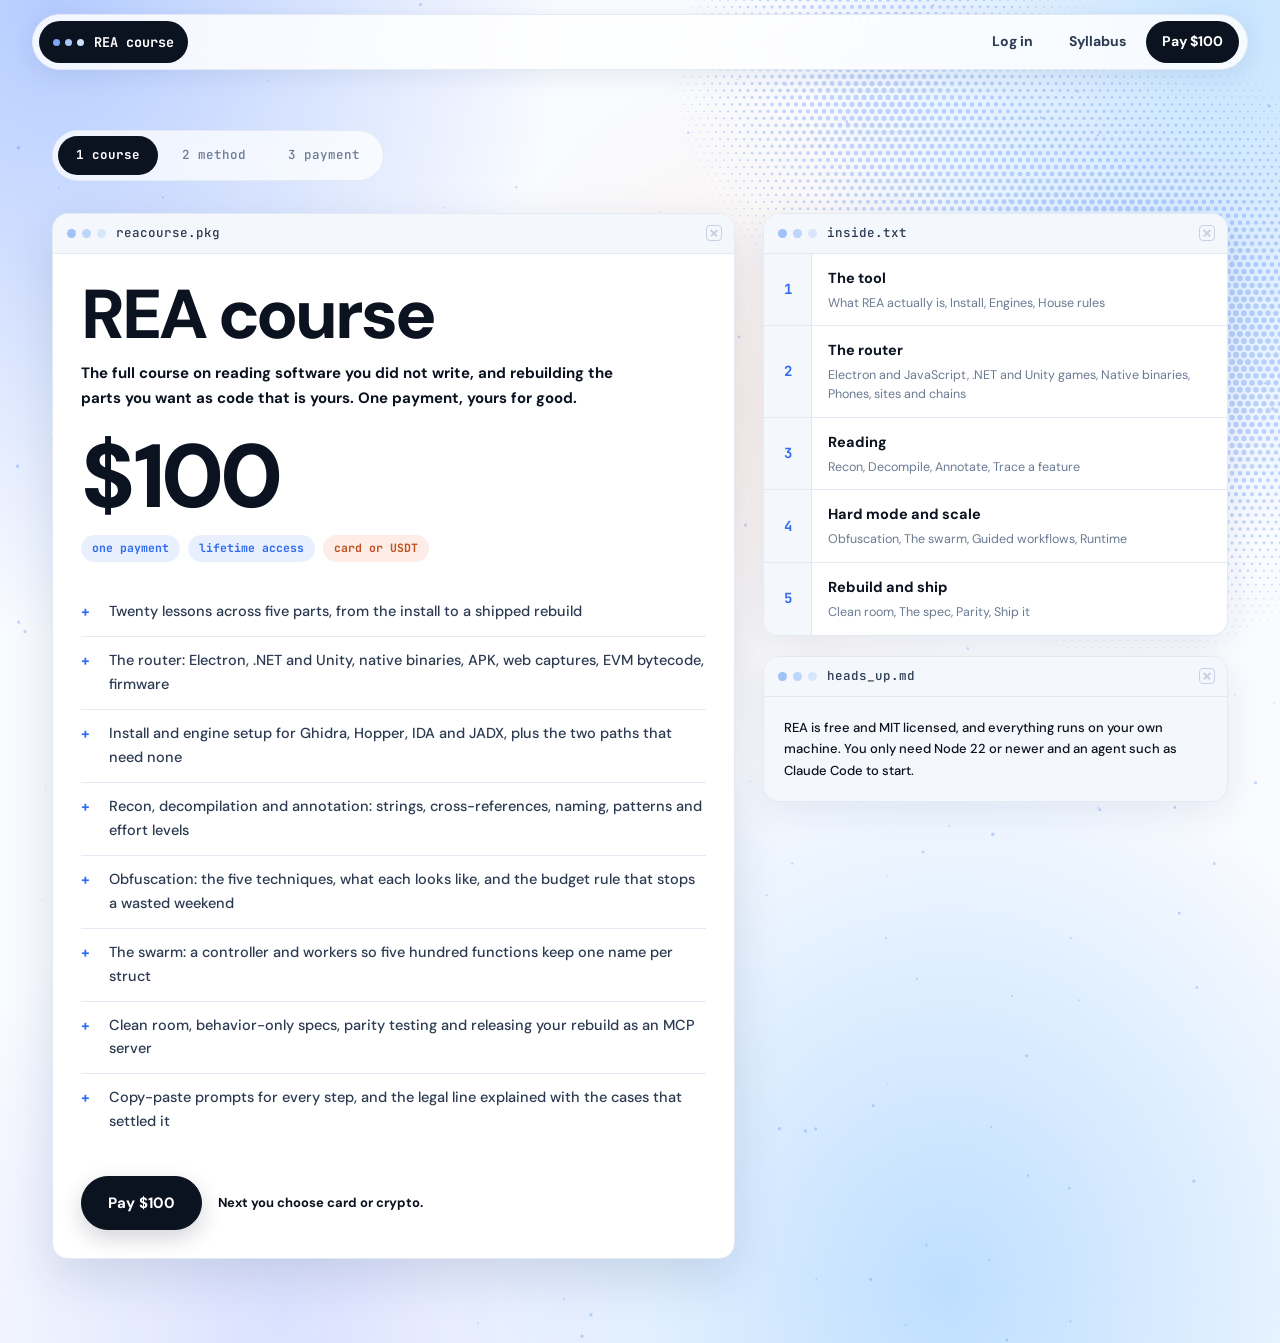
<file: pricing.html>
<!doctype html>
<html lang="en">
<head>
<meta charset="utf-8">
<meta name="viewport" content="width=device-width, initial-scale=1, viewport-fit=cover">
<title>Pricing - REA course</title>
<link rel="preload" href="assets/fonts/dm-800.woff2" as="font" type="font/woff2" crossorigin>
<link rel="stylesheet" href="assets/style.css">
<link rel="icon" href="data:image/svg+xml,<svg xmlns='http://www.w3.org/2000/svg' viewBox='0 0 32 32'><rect width='32' height='32' fill='%23000'/><rect x='5' y='5' width='22' height='22' fill='%238EBDF9'/><rect x='10' y='10' width='5' height='12' fill='%23000'/><rect x='17' y='10' width='5' height='5' fill='%23000'/><rect x='17' y='17' width='5' height='5' fill='%23E4663C'/></svg>">
</head>
<body>
<header class="nav">
  <nav class="win" aria-label="Main">
    <a class="brand" href="index.html"><span class="dots"><i></i><i></i><i></i></span>REA course</a>
    <span class="fill"></span>
    <div class="links"><a class="login" href="course.html">Log in</a><a href="index.html#syllabus">Syllabus</a><a class="cta" href="checkout.html">Pay $<span data-price></span></a></div>
  </nav>
</header>

<main class="page ht" data-ht data-ink="#2F6BF0" data-step="8" data-blobs="4" data-seed="3">
  <div class="wrap">
    <div class="steps" aria-label="Progress"><span class="now">1 course</span><span>2 method</span><span>3 payment</span></div>

    <div class="flow">
      <div class="win lift">
        <div class="bar"><span class="dots"><i></i><i></i><i></i></span><span class="t">reacourse.pkg</span><span class="x"></span></div>
        <div class="body" style="padding:28px">
          <h1 class="mega" style="font-size:clamp(30px,5.4vw,76px)">REA course</h1>
          <p style="font-weight:600;max-width:52ch;margin:14px 0 26px">The full course on reading software you did not write, and rebuilding the parts you want as code that is yours. One payment, yours for good.</p>
          <div class="price"><sup>$</sup><span data-price></span></div>
          <div class="priceline"><span class="tag">one payment</span><span class="tag">lifetime access</span><span class="tag hot">card or USDT</span></div>
          <ul class="chk">
            <li>Twenty lessons across five parts, from the install to a shipped rebuild</li>
            <li>The router: Electron, .NET and Unity, native binaries, APK, web captures, EVM bytecode, firmware</li>
            <li>Install and engine setup for Ghidra, Hopper, IDA and JADX, plus the two paths that need none</li>
            <li>Recon, decompilation and annotation: strings, cross-references, naming, patterns and effort levels</li>
            <li>Obfuscation: the five techniques, what each looks like, and the budget rule that stops a wasted weekend</li>
            <li>The swarm: a controller and workers so five hundred functions keep one name per struct</li>
            <li>Clean room, behavior-only specs, parity testing and releasing your rebuild as an MCP server</li>
            <li>Copy-paste prompts for every step, and the legal line explained with the cases that settled it</li>
          </ul>
          <div style="margin-top:30px;display:flex;flex-wrap:wrap;gap:16px;align-items:center">
            <a class="btn" href="checkout.html"><span>Pay $<span data-price></span></span></a>
            <span style="font-size:13px;font-weight:600">Next you choose card or crypto.</span>
          </div>
        </div>
      </div>

      <aside class="sticky">
        <div class="win">
          <div class="bar"><span class="dots"><i></i><i></i><i></i></span><span class="t">inside.txt</span><span class="x"></span></div>
          <ul class="mini" id="mini"></ul>
        </div>
        <div class="win grey" style="margin-top:20px">
          <div class="bar"><span class="dots"><i></i><i></i><i></i></span><span class="t">heads_up.md</span><span class="x"></span></div>
          <div class="body" style="font-size:13px;font-weight:500">REA is free and MIT licensed, and everything runs on your own machine. You only need Node 22 or newer and an agent such as Claude Code to start.</div>
        </div>
      </aside>
    </div>
  </div>
</main>


<script src="assets/config.js"></script>
<script src="assets/site.js"></script>
<script src="assets/syllabus.js"></script>
<script>
document.getElementById("mini").innerHTML = REA_SYLLABUS.map(function (m, i) {
  return '<li><span>' + (i + 1) + '</span><div><b>' + m.title + '</b><small>' + m.lessons.map(function (l) { return l.t; }).join(", ") + '</small></div></li>';
}).join("");
</script>
</body>
</html>
</file>
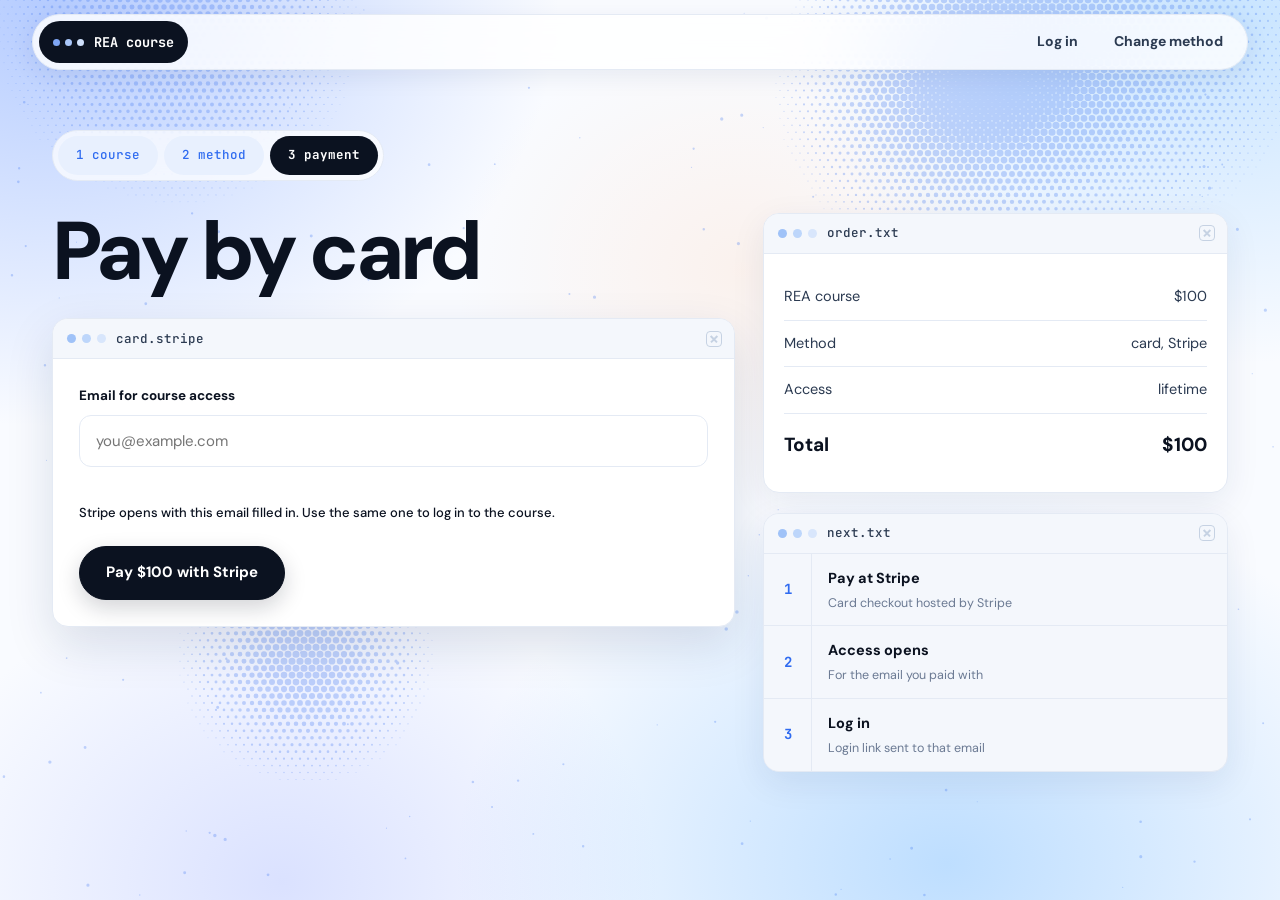
<file: public/pay.html>
<!doctype html>
<html lang="en">
<head>
<meta charset="utf-8">
<meta name="viewport" content="width=device-width, initial-scale=1, viewport-fit=cover">
<title>Payment - REA course</title>
<link rel="preload" href="assets/fonts/dm-800.woff2" as="font" type="font/woff2" crossorigin>
<link rel="stylesheet" href="assets/style.css">
<link rel="icon" href="data:image/svg+xml,<svg xmlns='http://www.w3.org/2000/svg' viewBox='0 0 32 32'><rect width='32' height='32' fill='%23000'/><rect x='5' y='5' width='22' height='22' fill='%238EBDF9'/><rect x='10' y='10' width='5' height='12' fill='%23000'/><rect x='17' y='10' width='5' height='5' fill='%23000'/><rect x='17' y='17' width='5' height='5' fill='%23E4663C'/></svg>">
</head>
<body>
<header class="nav">
  <nav class="win" aria-label="Main">
    <a class="brand" href="index.html"><span class="dots"><i></i><i></i><i></i></span>REA course</a>
    <span class="fill"></span>
    <div class="links"><a class="login" href="course.html">Log in</a><a href="checkout.html">Change method</a></div>
  </nav>
</header>

<main class="page ht" data-ht data-ink="#2F6BF0" data-step="8" data-blobs="4" data-seed="23">
  <div class="wrap">
    <div class="steps" aria-label="Progress"><a class="done" href="pricing.html">1 course</a><a class="done" href="checkout.html">2 method</a><span class="now">3 payment</span></div>

    <div class="flow">
      <div>
        <!-- ================= CARD ================= -->
        <section id="card" class="hide">
          <h1 class="mega" style="font-size:clamp(44px,6.4vw,92px);margin-bottom:28px">Pay by card</h1>
          <div class="win lift">
            <div class="bar"><span class="dots"><i></i><i></i><i></i></span><span class="t">card.stripe</span><span class="x"></span></div>
            <div class="body" style="padding:26px">
              <div class="field">
                <label for="c-email">Email for course access</label>
                <input id="c-email" type="email" autocomplete="email" placeholder="you@example.com">
                <span class="err" id="c-err"></span>
              </div>
              <p style="font-size:13px;font-weight:500;margin:0 0 22px">Stripe opens with this email filled in. Use the same one to log in to the course.</p>
              <a class="btn" id="c-go" href="#"><span>Pay $<span data-price></span> with Stripe</span></a>
              <p id="c-off" class="warn hide">Card payments are not open yet. You can pay in USDT right now: <a href="pay.html?m=crypto">switch to crypto</a>.</p>
            </div>
          </div>
        </section>

        <!-- ================= CRYPTO ================= -->
        <section id="crypto" class="hide">
          <h1 class="mega" style="font-size:clamp(44px,6.4vw,92px);margin-bottom:28px">Pay in USDT</h1>

          <div id="x-form">
            <div class="win lift">
              <div class="bar"><span class="dots"><i></i><i></i><i></i></span><span class="t">wallet.usdt</span><span class="x"></span></div>
              <div class="nets" role="tablist" aria-label="Network" id="nets"></div>
              <div class="addr">
                <div class="qr" id="qr" aria-label="Wallet address QR code"></div>
                <div style="min-width:0">
                  <div style="font-size:13px;font-weight:700">Send exactly</div>
                  <div class="amt"><span data-price></span> USDT</div>
                  <div style="font-size:13px;font-weight:700;margin-top:16px">To this <span id="chain">Ethereum</span> address</div>
                  <div class="copyrow"><code id="addr"></code><button type="button" id="cp">Copy</button></div>
                  <p class="warn" id="warn">Only USDT, only on <b id="chain2">Ethereum</b>.</p>
                </div>
              </div>
            </div>

            <div class="win" style="margin-top:28px">
              <div class="bar"><span class="dots"><i></i><i></i><i></i></span><span class="t">confirm.txt</span><span class="x"></span></div>
              <form class="body" style="padding:26px" id="xf" novalidate>
                <p style="margin:0 0 20px;font-weight:600;font-size:14px">After sending, paste the transaction hash so the payment can be matched to you.</p>
                <div class="field"><label for="x-email">Email for course access</label><input id="x-email" type="email" autocomplete="email" placeholder="you@example.com"><span class="err" id="e-email"></span></div>
                <div class="field"><label for="x-hash" id="hash-label">Transaction hash</label><input id="x-hash" type="text" spellcheck="false" autocomplete="off" placeholder="0x..."><span class="err" id="e-hash"></span></div>
                <button class="btn" type="submit" id="x-send">Submit payment</button>
              </form>
            </div>
          </div>

          <div id="x-done" class="win lift hide">
            <div class="bar"><span class="dots"><i></i><i></i><i></i></span><span class="t">received.log</span><span class="x"></span></div>
            <div class="body done-box" style="padding:30px">
              <h2 class="mega" style="font-size:clamp(40px,5.6vw,80px)">Payment submitted</h2>
              <p style="font-weight:600;max-width:52ch;margin:18px 0 10px">Access opens for <b id="d-email"></b> once the transaction confirms and is checked. You get a message when it's live, then log in with that email at reacourse.site/course.html.</p>
              <p style="font-size:13px;font-weight:500;margin:0 0 22px">Transaction <code id="d-hash" style="word-break:break-all"></code></p>
              <a class="btn light" data-href="telegram" href="#">Questions? Message me on Telegram</a>
            </div>
          </div>
        </section>
      </div>

      <aside class="sticky">
        <div class="win">
          <div class="bar"><span class="dots"><i></i><i></i><i></i></span><span class="t">order.txt</span><span class="x"></span></div>
          <div class="body sum">
            <div class="r"><span>REA course</span><span>$<span data-price></span></span></div>
            <div class="r"><span>Method</span><span id="s-method">card</span></div>
            <div class="r"><span>Access</span><span>lifetime</span></div>
            <div class="r tot"><span>Total</span><span id="s-total">$<span data-price></span></span></div>
          </div>
        </div>
        <div class="win grey" style="margin-top:20px">
          <div class="bar"><span class="dots"><i></i><i></i><i></i></span><span class="t">next.txt</span><span class="x"></span></div>
          <ul class="mini" id="next"></ul>
        </div>
      </aside>
    </div>
  </div>
</main>


<script src="assets/config.js"></script>
<script src="assets/site.js"></script>
<script src="assets/qrcode.js"></script>
<script>
(function () {
  var C = REA;
  var m = new URLSearchParams(location.search).get("m") === "crypto" ? "crypto" : "card";
  var emailRe = /^[^\s@]+@[^\s@]+\.[^\s@]{2,}$/;
  document.getElementById(m).classList.remove("hide");
  document.getElementById("s-method").textContent = m === "card" ? "card, Stripe" : "USDT";
  if (m === "crypto") document.getElementById("s-total").textContent = C.price + " USDT";

  var steps = m === "card"
    ? [["Pay at Stripe", "Card checkout hosted by Stripe"], ["Access opens", "For the email you paid with"], ["Log in", "Login link sent to that email"]]
    : [["Send USDT", "Exact amount, right network"], ["Paste the hash", "So the payment matches your email"], ["Access opens", "Then log in at /course.html"]];
  document.getElementById("next").innerHTML = steps.map(function (s, i) {
    return '<li><span>' + (i + 1) + '</span><div><b>' + s[0] + '</b><small>' + s[1] + '</small></div></li>';
  }).join("");

  /* ---------------- card ---------------- */
  if (m === "card") {
    var go = document.getElementById("c-go"), em = document.getElementById("c-email");
    if (!C.stripeLink) { go.setAttribute("aria-disabled", "true"); document.getElementById("c-off").classList.remove("hide"); }
    go.addEventListener("click", function (e) {
      e.preventDefault();
      var v = em.value.trim();
      if (v && !emailRe.test(v)) { document.getElementById("c-err").textContent = "That email looks incomplete. Check it or leave it empty and enter it at Stripe."; em.focus(); return; }
      var url = C.stripeLink + (v ? (C.stripeLink.indexOf("?") > -1 ? "&" : "?") + "prefilled_email=" + encodeURIComponent(v) : "");
      location.href = url;
    });
    em.addEventListener("input", function () { document.getElementById("c-err").textContent = ""; });
    return;
  }

  /* ---------------- crypto ---------------- */
  var nets = document.getElementById("nets"), cur = null;
  C.wallets.forEach(function (w, i) {
    var b = document.createElement("button");
    b.type = "button"; b.setAttribute("role", "tab"); b.dataset.id = w.id;
    b.innerHTML = w.label + "<small>" + (w.address ? w.chain : "unavailable") + "</small>";
    if (!w.address) b.disabled = true;
    b.addEventListener("click", function () { pick(w); });
    nets.appendChild(b);
  });

  function drawQR(text) {
    var box = document.getElementById("qr");
    if (typeof qrcode !== "function") { box.classList.add("hide"); return; }
    var q = qrcode(0, "M"); q.addData(text); q.make();
    box.innerHTML = q.createSvgTag({ cellSize: 4, margin: 0, scalable: true });
  }
  function pick(w) {
    cur = w;
    nets.querySelectorAll("button").forEach(function (b) { b.setAttribute("aria-selected", String(b.dataset.id === w.id)); });
    document.getElementById("addr").textContent = w.address;
    document.getElementById("chain").textContent = w.chain;
    var evm = w.address.indexOf("0x") === 0;
    document.getElementById("warn").innerHTML = evm
      ? "Only USDT. This address takes Ethereum, BNB Chain, Polygon and Arbitrum, so pick the network you actually send on above. That's where the hash gets checked."
      : "Only USDT, only on <b>" + w.chain + "</b>. Other tokens or networks sent to this address cannot be recovered.";
    document.getElementById("x-hash").placeholder = w.ph || "";
    document.getElementById("hash-label").textContent = w.id === "sol" ? "Transaction signature" : "Transaction hash";
    drawQR(w.address);
  }
  var first = C.wallets.filter(function (w) { return w.address; })[0];
  if (first) pick(first);

  document.getElementById("cp").addEventListener("click", function () { if (cur) reaCopy(cur.address, this); });

  var form = document.getElementById("xf");
  ["x-email", "x-hash"].forEach(function (id) {
    document.getElementById(id).addEventListener("input", function () { document.getElementById(id === "x-email" ? "e-email" : "e-hash").textContent = ""; });
  });

  form.addEventListener("submit", function (e) {
    e.preventDefault();
    var email = document.getElementById("x-email").value.trim();
    var hash = document.getElementById("x-hash").value.trim();
    var ok = true;
    if (!emailRe.test(email)) { document.getElementById("e-email").textContent = "Enter the email you want course access on."; ok = false; }
    if (!cur || !cur.hash.test(hash)) { document.getElementById("e-hash").textContent = "That doesn't look like a valid transaction hash for " + (cur ? cur.chain : "this network") + ". Copy it from your wallet or the block explorer."; ok = false; }
    if (!ok) return;

    var btn = document.getElementById("x-send"); btn.setAttribute("aria-disabled", "true"); btn.textContent = "Submitting";
    var row = { email: email.toLowerCase(), network: cur.id, tx_hash: hash, amount: C.price };

    function done() {
      document.getElementById("x-form").classList.add("hide");
      document.getElementById("x-done").classList.remove("hide");
      document.getElementById("d-email").textContent = email;
      document.getElementById("d-hash").textContent = hash;
      window.scrollTo({ top: 0, behavior: "smooth" });
    }
    function fallback() {
      if (C.contactEmail) {
        location.href = "mailto:" + C.contactEmail + "?subject=" + encodeURIComponent("REA course USDT payment") +
          "&body=" + encodeURIComponent("Email: " + email + "\nNetwork: " + cur.label + "\nTx: " + hash + "\nAmount: " + C.price + " USDT");
      }
      done();
    }

    if (C.supabaseUrl && C.supabaseAnonKey) {
      fetch(C.supabaseUrl.replace(/\/$/, "") + "/rest/v1/rea_pending_payments", {
        method: "POST",
        headers: Object.assign({ "Content-Type": "application/json", apikey: C.supabaseAnonKey, Prefer: "return=minimal" },
          C.supabaseAnonKey.indexOf("sb_") === 0 ? {} : { Authorization: "Bearer " + C.supabaseAnonKey }),
        body: JSON.stringify(row)
      }).then(function (r) {
        if (r.ok || r.status === 409) done();
        else throw new Error(r.status);
      }).catch(function () {
        btn.removeAttribute("aria-disabled"); btn.textContent = "Submit payment";
        document.getElementById("e-hash").textContent = "Couldn't save the payment. Try again, or send the hash on Telegram.";
      });
    } else fallback();
  });
})();
</script>
</body>
</html>
</file>
<file: assets/style.css>
@font-face{font-family:"DM";src:url(fonts/dm-400.woff2) format("woff2");font-weight:400;font-display:swap}
@font-face{font-family:"DM";src:url(fonts/dm-500.woff2) format("woff2");font-weight:500;font-display:swap}
@font-face{font-family:"DM";src:url(fonts/dm-700.woff2) format("woff2");font-weight:700;font-display:swap}
@font-face{font-family:"DM";src:url(fonts/dm-800.woff2) format("woff2");font-weight:800;font-display:swap}
@font-face{font-family:"JBM";src:url(fonts/jbm-400.woff2) format("woff2");font-weight:400;font-display:swap}
@font-face{font-family:"JBM";src:url(fonts/jbm-500.woff2) format("woff2");font-weight:500;font-display:swap}
@font-face{font-family:"JBM";src:url(fonts/jbm-700.woff2) format("woff2");font-weight:700;font-display:swap}
@font-face{font-family:"JBM";src:url(fonts/jbm-800.woff2) format("woff2");font-weight:800;font-display:swap}

:root{
  --blue:#2F6BF0;
  --blue-soft:#E8F0FE;
  --blue-line:#C9DCFB;
  --pink:#E8F0FE;          /* soft section tint, kept name for markup compatibility */
  --pink-2:#DCE9FD;
  --hot:#E4663C;           /* coral accent */
  --hot-soft:#FDEDE6;
  --ink:#0B1220;
  --ink-2:#2B3A51;
  --paper:#fff;
  --panel:#F4F7FC;
  --line:#E4EAF4;
  --mute:#6B7A93;
  --display:"DM","DM Sans",system-ui,sans-serif;
  --mono:"JBM","JetBrains Mono",ui-monospace,Menlo,Consolas,monospace;
  --wrap:1240px;
  --gut:clamp(16px,3vw,32px);
  --r:16px;
  --sh:0 10px 34px rgba(16,40,86,.08);
  --sh-lift:0 18px 48px rgba(16,40,86,.13);
}

*{box-sizing:border-box}
html{-webkit-text-size-adjust:100%;scroll-behavior:smooth}
body{margin:0;background:var(--paper);color:var(--ink);font:400 15px/1.65 var(--display);overflow-x:hidden}
img,svg,canvas{display:block;max-width:100%}
a{color:inherit}
button,input,select{font:inherit;color:inherit}
::selection{background:var(--blue);color:#fff}
:focus-visible{outline:3px solid var(--blue);outline-offset:3px}
.wrap{max-width:var(--wrap);margin:0 auto;padding:0 var(--gut)}
.sr{position:absolute;width:1px;height:1px;overflow:hidden;clip:rect(0 0 0 0)}

/* soft mesh background used by hero / flow pages */
.mesh{background-color:#f9fbff;background-image:
  radial-gradient(62% 74% at 4% 0%,rgba(118,160,255,.52),transparent 64%),
  radial-gradient(54% 62% at 96% 2%,rgba(150,205,255,.50),transparent 62%),
  radial-gradient(60% 66% at 74% 96%,rgba(120,188,255,.46),transparent 64%),
  radial-gradient(46% 54% at 22% 98%,rgba(176,190,255,.42),transparent 64%),
  radial-gradient(34% 40% at 58% 30%,rgba(255,214,186,.26),transparent 66%)}

/* ---------- window chrome: the one component everything is built from ---------- */
.win{background:var(--paper);border:1px solid var(--line);border-radius:var(--r);position:relative;box-shadow:var(--sh);overflow:hidden}
.win.lift{box-shadow:var(--sh-lift)}
.win.grey{background:var(--panel)}
.bar{display:flex;align-items:center;gap:10px;background:var(--panel);color:var(--ink-2);height:40px;padding:0 12px 0 14px;font-family:var(--mono);font-size:12.5px;font-weight:500;white-space:nowrap;overflow:hidden;border-bottom:1px solid var(--line)}
.bar .dots{display:flex;gap:6px;flex:none}
.bar .dots i{width:9px;height:9px;border-radius:50%;background:#D5DEEC;display:block}
.bar .dots i:first-child{background:#9FC2F8}
.bar .dots i:nth-child(2){background:#BDD6FB}
.bar .dots i:nth-child(3){background:#D8E6FC}
.bar .t{flex:1;overflow:hidden;text-overflow:ellipsis}
.bar .x{width:16px;height:16px;border-radius:4px;border:1.5px solid #C6D2E3;flex:none;position:relative}
.bar .x:before,.bar .x:after{content:"";position:absolute;left:50%;top:50%;width:9px;height:1.5px;background:#C6D2E3;transform:translate(-50%,-50%) rotate(45deg)}
.bar .x:after{transform:translate(-50%,-50%) rotate(-45deg)}
.win .body{padding:20px}

/* ---------- nav ---------- */
.nav{position:sticky;top:0;z-index:50;padding:14px var(--gut);pointer-events:none}
.nav .win{max-width:var(--wrap);margin:0 auto;pointer-events:auto;display:flex;align-items:center;height:56px;border-radius:999px;padding:0 8px 0 6px;background:rgba(255,255,255,.82);backdrop-filter:blur(14px);box-shadow:0 6px 24px rgba(16,40,86,.08);overflow:visible}
.nav .brand{display:flex;align-items:center;gap:10px;padding:0 14px;height:42px;border-radius:999px;background:var(--ink);color:#fff;text-decoration:none;font-weight:700;font-size:13.5px;font-family:var(--mono);flex:none}
.nav .brand .dots{display:flex;gap:5px}
.nav .brand .dots i{width:7px;height:7px;border-radius:50%;background:#7FA6F5}
.nav .brand .dots i:nth-child(2){background:#A9C6F8}
.nav .brand .dots i:nth-child(3){background:#CFE0FB}
.nav .fill{flex:1}
.nav .links{display:flex;align-items:center;gap:4px}
.nav .links a{display:flex;align-items:center;height:42px;padding:0 16px;border-radius:999px;text-decoration:none;font-size:14px;font-weight:600;color:var(--ink-2)}
.nav .links a:hover{background:var(--blue-soft);color:var(--ink)}
.nav .links a.cta{background:var(--ink);color:#fff;font-weight:700}
.nav .links a.cta:hover{background:var(--blue);color:#fff}
@media (max-width:860px){.nav .links a:not(.cta):not(.login){display:none}.nav .brand span:not(.dots){display:none}}

/* ---------- buttons ---------- */
.btn{display:inline-flex;align-items:center;gap:12px;height:54px;padding:0 26px;border:1px solid var(--ink);border-radius:999px;background:var(--ink);color:#fff;font-weight:700;font-size:15px;text-decoration:none;cursor:pointer;box-shadow:0 8px 22px rgba(11,18,32,.18);transition:transform .14s,box-shadow .14s,background .14s}
.btn:hover{background:var(--blue);border-color:var(--blue);transform:translateY(-2px);box-shadow:0 14px 30px rgba(47,107,240,.28)}
.btn:active{transform:translateY(0)}
.btn.light{background:rgba(255,255,255,.9);color:var(--ink);border-color:var(--line);box-shadow:0 8px 22px rgba(16,40,86,.08)}
.btn.light:hover{background:#fff;border-color:var(--blue);color:var(--blue)}
.btn .k{font-family:var(--mono);font-size:12px;font-weight:500;border:1px solid currentColor;border-radius:6px;padding:1px 6px;opacity:.75}
.btn[aria-disabled="true"]{opacity:.45;pointer-events:none}

/* ---------- halftone canvas host ---------- */
.ht{position:relative;isolation:isolate}
.ht>canvas.htc{position:absolute;inset:0;width:100%;height:100%;z-index:-1;pointer-events:none;opacity:.26}
.sec.black>canvas.htc{opacity:.5}

/* ---------- hero ---------- */
.hero{background-color:#f9fbff;background-image:
  radial-gradient(62% 74% at 4% 0%,rgba(118,160,255,.52),transparent 64%),
  radial-gradient(54% 62% at 96% 2%,rgba(150,205,255,.50),transparent 62%),
  radial-gradient(60% 66% at 74% 96%,rgba(120,188,255,.46),transparent 64%),
  radial-gradient(46% 54% at 22% 98%,rgba(176,190,255,.42),transparent 64%),
  radial-gradient(34% 40% at 58% 30%,rgba(255,214,186,.26),transparent 66%);
  margin-top:-84px;padding:150px 0 92px;overflow:hidden}
.hero .grid{display:grid;grid-template-columns:minmax(0,1fr) minmax(0,1.05fr);column-gap:52px;row-gap:30px;align-items:start}
.mega{font-family:var(--display);font-weight:800;font-size:clamp(56px,8.4vw,124px);line-height:.95;letter-spacing:-.045em;margin:0}
.mega span{display:block}
.hero-title{grid-column:1/-1;font-size:clamp(42px,8.6vw,122px)}
.hero .grid>*{min-width:0}
.hero .sub{font-family:var(--display);font-weight:800;font-size:clamp(21px,2.4vw,32px);line-height:1.12;letter-spacing:-.025em;margin:6px 0 0;max-width:18ch}
.hero .lede{max-width:52ch;margin:20px 0 32px;font-size:16px;font-weight:500;color:var(--ink-2)}
.hero .actions{display:flex;flex-wrap:wrap;gap:14px}
.stack{position:relative;min-height:560px}
.stack .win{position:absolute}
.stack .w1{top:0;left:0;width:76%;z-index:1}
.stack .w2{top:104px;left:16%;width:84%;z-index:2}
.stack .w3{top:286px;left:2%;width:90%;z-index:3}
.code{margin:0;padding:18px 20px;font-family:var(--mono);font-size:12.5px;line-height:1.8;white-space:pre;overflow:hidden;color:var(--ink-2)}
.code .c{color:#93A3BC}.code .s{color:#1A7F55}.code .k{color:var(--blue);font-weight:700}.code .n{color:var(--hot);font-weight:700}
.dist{padding:18px 20px 20px;display:grid;gap:12px}
.dist .row{display:grid;grid-template-columns:96px 1fr 46px;align-items:center;gap:12px;font-family:var(--mono);font-size:12.5px;font-weight:500}
.dist .track{height:12px;border-radius:999px;background:var(--panel);position:relative;overflow:hidden}
.dist .fillb{position:absolute;inset:0 auto 0 0;background:#BFD3F6;width:0;border-radius:999px;transition:width .9s cubic-bezier(.2,.8,.2,1)}
.dist .row.win-row .fillb{background:var(--blue)}
.dist .row.win-row{color:var(--ink);font-weight:700}
.dist .meta{display:flex;justify-content:space-between;align-items:center;gap:12px;border-top:1px solid var(--line);padding-top:14px;font-family:var(--mono);font-size:11.5px;color:var(--mute)}
.tag{display:inline-block;background:var(--blue-soft);color:var(--blue);border-radius:999px;padding:4px 11px;font-family:var(--mono);font-size:11.5px;font-weight:700}
.tag.hot{background:var(--hot-soft);color:#C2501F}
@media (max-width:980px){.hero .grid{grid-template-columns:minmax(0,1fr)}.stack{min-height:540px}}
@media (max-width:560px){.stack{min-height:620px}.stack .w1{width:100%}.stack .w2{left:5%;width:95%;top:130px}.stack .w3{left:0;width:100%;top:340px}}

/* ---------- ticker ---------- */
.ticker{background:var(--ink);color:#fff;overflow:hidden;white-space:nowrap}
.ticker .run{display:inline-flex;gap:46px;padding:15px 0;animation:tick 46s linear infinite;font-family:var(--mono);font-weight:500;font-size:13px;color:#A9BCD8}
.ticker .run b{color:#fff;font-weight:700}
@keyframes tick{to{transform:translateX(-50%)}}

/* ---------- sections ---------- */
.sec{padding:clamp(74px,9vw,126px) 0}
.sec.dots{background:#F8FAFF;border-top:1px solid var(--line);border-bottom:1px solid var(--line)}
.sec.black{background:#0B1220;color:#fff;background-image:
  radial-gradient(60% 70% at 88% 6%,rgba(47,107,240,.30),transparent 62%),
  radial-gradient(50% 60% at 6% 96%,rgba(80,150,255,.22),transparent 62%)}
.sec.pink{background:linear-gradient(180deg,#EFF5FF,#E3EDFD)}
.h2{font-family:var(--display);font-weight:800;font-size:clamp(32px,4.4vw,58px);line-height:1.04;letter-spacing:-.035em;margin:0 0 18px;max-width:20ch}
.intro{max-width:62ch;font-size:16.5px;margin:0 0 46px;color:var(--ink-2);font-weight:500}
.sec.black .intro{color:#A9BCD8}

/* split */
.split{display:grid;grid-template-columns:repeat(3,1fr);gap:24px;align-items:start}
.split .win .body{min-height:238px;display:flex;flex-direction:column;gap:12px}
.split .who{font-family:var(--display);font-weight:800;font-size:clamp(22px,2.3vw,30px);line-height:1.1;letter-spacing:-.03em}
.split .win p{margin:0;color:var(--ink-2);font-size:14.5px;font-weight:500}
.split .mid{box-shadow:var(--sh-lift);transform:translateY(-12px);border-color:var(--blue-line)}
.split .mid .bar{background:var(--blue);color:#fff;border-bottom-color:var(--blue)}
.split .mid .bar .dots i{background:rgba(255,255,255,.55)}
.split .mid .bar .x{border-color:rgba(255,255,255,.6)}
.split .mid .bar .x:before,.split .mid .bar .x:after{background:rgba(255,255,255,.6)}
.split .mid .who{color:var(--blue)}
.split ul{margin:auto 0 0;padding:0;list-style:none;display:flex;flex-wrap:wrap;gap:7px}
.split li{border-radius:999px;background:var(--panel);padding:4px 11px;font-family:var(--mono);font-size:11.5px;font-weight:500;color:var(--ink-2)}
.split .mid li{background:var(--blue-soft);color:var(--blue)}
.rule{margin-top:36px;border-radius:var(--r);background:var(--blue-soft);border:1px solid var(--blue-line);padding:20px 24px;font-weight:600;font-size:16px;max-width:900px;color:var(--ink)}
@media (max-width:900px){.split{grid-template-columns:1fr}.split .mid{transform:none}}

/* router / gate simulator */
.gate{display:grid;grid-template-columns:minmax(0,1fr) minmax(0,1.1fr);border:1px solid var(--line);border-radius:var(--r);background:var(--paper);box-shadow:var(--sh-lift);overflow:hidden}
.gate>div{min-width:0}
.gate .controls{border-right:1px solid var(--line);display:flex;flex-direction:column}
.presets{display:flex;flex-wrap:wrap;gap:8px;padding:18px;border-bottom:1px solid var(--line);background:var(--panel)}
.presets button{border:1px solid var(--line);border-radius:999px;background:var(--paper);padding:8px 14px;font-size:13px;font-weight:600;cursor:pointer;transition:all .14s}
.presets button:hover{border-color:var(--blue-line);color:var(--blue)}
.presets button[aria-pressed="true"]{background:var(--ink);color:#fff;border-color:var(--ink)}
.sl{padding:16px 20px;border-bottom:1px solid var(--line)}
.sl:last-child{border-bottom:0}
.sl label{display:flex;justify-content:space-between;align-items:center;gap:12px;font-size:13.5px;font-weight:700;margin-bottom:8px}
.sl output{background:var(--blue-soft);color:var(--blue);border-radius:999px;padding:3px 11px;font-family:var(--mono);font-size:11.5px;font-weight:700}
.sl small{display:block;color:var(--mute);font-size:13px;line-height:1.5}
input[type=range]{-webkit-appearance:none;appearance:none;width:100%;height:22px;background:transparent;cursor:pointer}
input[type=range]::-webkit-slider-runnable-track{height:6px;border-radius:999px;background:var(--line)}
input[type=range]::-moz-range-track{height:6px;border-radius:999px;background:var(--line)}
input[type=range]::-webkit-slider-thumb{-webkit-appearance:none;width:20px;height:20px;border-radius:50%;background:var(--paper);border:2px solid var(--blue);box-shadow:0 2px 8px rgba(47,107,240,.35);margin-top:-7px}
input[type=range]::-moz-range-thumb{width:18px;height:18px;border-radius:50%;background:var(--paper);border:2px solid var(--blue)}
.gate .out{display:flex;flex-direction:column;background:var(--paper)}
.gate .code{font-size:12.5px;flex:1;padding:18px 0}
.gate .code .ln{display:block;padding:3px 20px;transition:background .15s;border-left:3px solid transparent}
.gate .code .ln.on{background:var(--blue-soft);border-left-color:var(--blue-line)}
.gate .code .ln.hit{background:var(--blue);color:#fff;border-left-color:var(--blue)}
.gate .code .ln.hit .c,.gate .code .ln.hit .s,.gate .code .ln.hit .n,.gate .code .ln.hit .k{color:#fff}
.verdict{border-top:1px solid var(--line);display:grid;grid-template-columns:auto 1fr;align-items:center;gap:20px;padding:20px;background:var(--panel)}
.verdict .big{font-family:var(--display);font-weight:800;font-size:clamp(24px,3vw,38px);line-height:1;letter-spacing:-.03em;padding:12px 18px;border-radius:12px;min-width:5.5ch;text-align:center;background:var(--paper);border:1px solid var(--line)}
.verdict .big.ship{background:#E8F0FE;color:var(--blue);border-color:var(--blue-line)}
.verdict .big.escalate{background:var(--blue);color:#fff;border-color:var(--blue)}
.verdict p{margin:0;font-size:13.5px;font-weight:500;color:var(--ink-2)}
.gate .dist{border-top:1px solid var(--line);background:var(--panel)}
@media (max-width:900px){.gate{grid-template-columns:1fr}.gate .controls{border-right:0;border-bottom:1px solid var(--line)}.gate .code{overflow-x:auto}}

/* arithmetic */
.calc{display:grid;grid-template-columns:minmax(0,.8fr) minmax(0,1.2fr);gap:40px;align-items:center}
.calc .knob{border:1px solid rgba(255,255,255,.18);border-radius:var(--r);padding:24px;background:rgba(255,255,255,.05)}
.calc .knob .num{font-family:var(--display);font-weight:800;letter-spacing:-.04em;font-size:clamp(42px,5vw,66px);line-height:1;margin:6px 0 12px}
.calc .knob input[type=range]::-webkit-slider-runnable-track{background:rgba(255,255,255,.22)}
.calc .knob input[type=range]::-webkit-slider-thumb{background:#fff;border-color:#fff}
.bars{display:grid;gap:26px}
.bars .lab{display:flex;justify-content:space-between;align-items:baseline;gap:16px;margin-bottom:10px;font-weight:600;color:#A9BCD8}
.bars .lab .v{font-family:var(--display);font-weight:800;letter-spacing:-.035em;font-size:clamp(28px,3.6vw,48px);line-height:1;color:#fff}
.bars .b{height:40px;border-radius:999px;background:rgba(255,255,255,.08);position:relative;overflow:hidden}
.bars .b i{position:absolute;inset:0 auto 0 0;background:#fff;border-radius:999px;transition:width .5s cubic-bezier(.2,.8,.2,1);min-width:10px}
.bars .b.jev i{background:linear-gradient(90deg,var(--blue),#7FA6F5)}
.fine{font-size:12.5px;color:#7E90AC;margin-top:26px;max-width:72ch}
@media (max-width:900px){.calc{grid-template-columns:1fr}}

/* syllabus */
.mods{display:grid;gap:14px}
.mod{border:1px solid var(--line);border-radius:var(--r);background:var(--paper);box-shadow:var(--sh);overflow:hidden}
.mod summary{list-style:none;cursor:pointer;display:grid;grid-template-columns:60px 1fr auto;align-items:center;gap:18px;padding:0 20px 0 0;min-height:82px}
.mod summary::-webkit-details-marker{display:none}
.mod .no{align-self:stretch;display:grid;place-items:center;background:var(--panel);color:var(--blue);font-family:var(--mono);font-weight:700;font-size:16px;border-right:1px solid var(--line)}
.mod .nm{font-family:var(--display);font-weight:800;font-size:clamp(18px,2vw,24px);letter-spacing:-.03em;line-height:1.15}
.mod .nm small{display:block;font-family:var(--display);font-size:13.5px;font-weight:500;margin-top:4px;color:var(--mute);letter-spacing:0}
.mod .tg{width:30px;height:30px;border:1px solid var(--line);border-radius:50%;position:relative;flex:none}
.mod .tg:before,.mod .tg:after{content:"";position:absolute;left:50%;top:50%;width:11px;height:1.5px;background:var(--ink-2);transform:translate(-50%,-50%)}
.mod .tg:after{transform:translate(-50%,-50%) rotate(90deg);transition:transform .18s}
.mod[open] .tg:after{transform:translate(-50%,-50%) rotate(0)}
.mod[open] summary{background:var(--blue-soft)}
.mod[open] .no{background:var(--blue);color:#fff;border-right-color:var(--blue)}
.mod[open] .tg{border-color:var(--blue-line)}
.mod ol{margin:0;padding:0;list-style:none;border-top:1px solid var(--line)}
.mod li{display:grid;grid-template-columns:60px 1fr;border-bottom:1px solid var(--line)}
.mod li:last-child{border-bottom:0}
.mod li span{display:grid;place-items:center;font-family:var(--mono);font-weight:500;font-size:12.5px;color:var(--mute);border-right:1px solid var(--line)}
.mod li div{padding:15px 20px}
.mod li b{display:block;font-size:15.5px;font-weight:700}
.mod li p{margin:4px 0 0;color:var(--mute);font-size:13.5px;font-weight:500}

/* shipped */
.tbl{width:100%;border-collapse:collapse;font-size:14.5px}
.tbl th,.tbl td{text-align:left;padding:15px 20px;border-bottom:1px solid var(--line);vertical-align:top}
.tbl th{font-family:var(--mono);font-size:11.5px;letter-spacing:.08em;text-transform:uppercase;font-weight:700;color:var(--mute);background:var(--panel)}
.tbl td:first-child{font-weight:700;white-space:nowrap}
.tbl td.num{font-family:var(--mono);font-weight:500;font-size:13px;white-space:nowrap;color:var(--blue)}
.tbl tr:last-child td{border-bottom:0}
.tbl tr.star td{background:var(--blue-soft)}
.tbl tr.star td.num{color:var(--ink);font-weight:700}
.scroll{overflow-x:auto}

/* contract */
.contract{display:grid;grid-template-columns:1fr 1fr;gap:24px}
.contract ul{margin:0;padding:0;list-style:none}
.contract li{padding:13px 20px;border-bottom:1px solid var(--line);display:grid;grid-template-columns:24px 1fr;gap:10px;font-size:14.5px;font-weight:500;color:var(--ink-2)}
.contract li:last-child{border-bottom:0}
.contract li:before{font-family:var(--mono);font-weight:700;font-size:13px}
.contract .can li:before{content:"+";color:var(--blue)}
.contract .cannot li:before{content:"-";color:var(--hot)}
.contract .cannot .bar{background:#FBF4F1;border-bottom-color:#F0DED6}
.note{margin-top:26px;background:var(--ink);color:#C8D5E8;border-radius:var(--r);padding:22px 24px;font-size:15px;font-weight:500;max-width:920px}
.note b{color:#fff}
@media (max-width:820px){.contract{grid-template-columns:1fr}}

/* faq */
.faq{display:grid;grid-template-columns:repeat(2,1fr);gap:18px}
.faq .win .body p{margin:0;font-size:14.5px;color:var(--ink-2);font-weight:500}
.faq h3{margin:0 0 8px;font-size:16px;font-weight:700;letter-spacing:-.02em}
@media (max-width:820px){.faq{grid-template-columns:1fr}}

/* final cta */
.final{background-color:#f9fbff;background-image:
  radial-gradient(62% 74% at 4% 0%,rgba(118,160,255,.52),transparent 64%),
  radial-gradient(54% 62% at 96% 2%,rgba(150,205,255,.50),transparent 62%),
  radial-gradient(60% 66% at 74% 96%,rgba(120,188,255,.46),transparent 64%),
  radial-gradient(46% 54% at 22% 98%,rgba(176,190,255,.42),transparent 64%),
  radial-gradient(34% 40% at 58% 30%,rgba(255,214,186,.26),transparent 66%);
  padding:clamp(84px,10vw,150px) 0;overflow:hidden;text-align:left;border-top:1px solid var(--line)}
.final .mega{font-size:clamp(38px,7.2vw,112px)}
.final p{max-width:52ch;font-weight:500;font-size:16.5px;margin:26px 0 34px;color:var(--ink-2)}

/* footer */
.foot{background:var(--ink);color:#8FA3C0;padding:30px 0;font-size:13.5px}
.foot .wrap{display:flex;flex-wrap:wrap;justify-content:space-between;gap:16px}
.foot a{text-decoration:none;margin-left:20px;font-weight:600}
.foot a:first-child{margin-left:0}
.foot a:hover{color:#fff}

/* ---------- flow pages (pricing / checkout / pay) ---------- */
.page{background-color:#f9fbff;background-image:
  radial-gradient(62% 74% at 4% 0%,rgba(118,160,255,.52),transparent 64%),
  radial-gradient(54% 62% at 96% 2%,rgba(150,205,255,.50),transparent 62%),
  radial-gradient(60% 66% at 74% 96%,rgba(120,188,255,.46),transparent 64%),
  radial-gradient(46% 54% at 22% 98%,rgba(176,190,255,.42),transparent 64%),
  radial-gradient(34% 40% at 58% 30%,rgba(255,214,186,.26),transparent 66%);
  min-height:100vh;margin-top:-84px;padding:130px 0 84px}
.steps{display:flex;gap:6px;margin-bottom:32px;width:max-content;max-width:100%;overflow-x:auto;padding:5px;background:rgba(255,255,255,.72);border:1px solid var(--line);border-radius:999px;backdrop-filter:blur(10px)}
.steps a,.steps span{padding:9px 18px;border-radius:999px;font-family:var(--mono);font-size:12.5px;font-weight:500;text-decoration:none;white-space:nowrap;color:var(--mute)}
.steps .now{background:var(--ink);color:#fff;font-weight:700}
.steps .done{background:var(--blue-soft);color:var(--blue)}
.flow{display:grid;grid-template-columns:minmax(0,1.25fr) minmax(0,.85fr);gap:28px;align-items:start}
.flow.one{grid-template-columns:minmax(0,1fr)}
.flow.wide{grid-template-columns:minmax(0,1.7fr) minmax(0,.7fr)}
@media (max-width:960px){.flow,.flow.wide{grid-template-columns:1fr}.sticky{position:static}}

.price{font-family:var(--display);font-weight:800;font-size:clamp(56px,7vw,104px);line-height:.9;letter-spacing:-.05em;display:flex;align-items:baseline;gap:2px}
.price sup{font-size:1em;vertical-align:baseline;top:0;margin:0;color:var(--ink);font-weight:800;letter-spacing:-.05em}
.priceline{display:flex;flex-wrap:wrap;gap:8px;margin:18px 0 26px}
.chk{list-style:none;margin:0;padding:0}
.chk li{display:grid;grid-template-columns:28px 1fr;padding:12px 0;border-bottom:1px solid var(--line);font-size:14.5px;font-weight:500;color:var(--ink-2)}
.chk li:last-child{border-bottom:0}
.chk li:before{content:"+";font-family:var(--mono);font-weight:700;color:var(--blue)}
.sticky{position:sticky;top:92px}

.mini{list-style:none;margin:0;padding:0}
.mini li{display:grid;grid-template-columns:48px 1fr;border-bottom:1px solid var(--line)}
.mini li:last-child{border-bottom:0}
.mini li span{background:var(--panel);color:var(--blue);display:grid;place-items:center;font-family:var(--mono);font-weight:700;font-size:14px;border-right:1px solid var(--line)}
.mini li div{padding:13px 16px}
.mini b{display:block;font-size:14.5px;font-weight:700}
.mini small{color:var(--mute);font-size:12.5px;display:block;margin-top:3px;line-height:1.5}

.methods{display:grid;grid-template-columns:1fr 1fr;gap:22px}
.method{display:flex;flex-direction:column;text-decoration:none;cursor:pointer;transition:transform .16s,box-shadow .16s}
.method:hover{transform:translateY(-5px);box-shadow:var(--sh-lift)}
.method:hover .bar{background:var(--blue);color:#fff;border-bottom-color:var(--blue)}
.method:hover .bar .dots i{background:rgba(255,255,255,.55)}
.method:hover .go{background:var(--ink);color:#fff}
.method .body{display:flex;flex-direction:column;gap:14px;min-height:296px}
.method .big{font-family:var(--display);font-weight:800;font-size:clamp(26px,3.2vw,40px);line-height:1.05;letter-spacing:-.035em}
.method p{margin:0;font-size:14.5px;font-weight:500;color:var(--ink-2)}
.method .go{margin:8px -20px -20px;display:flex;justify-content:space-between;align-items:center;gap:12px;background:var(--blue-soft);color:var(--ink);padding:16px 20px;font-weight:700;font-size:15px;border-top:1px solid var(--line);transition:background .16s,color .16s}
.method .go kbd{border:1px solid currentColor;border-radius:6px;padding:2px 9px;font:inherit;font-family:var(--mono);font-size:11.5px;flex:none;opacity:.75}
.glyph{height:92px;border-radius:12px;background:var(--panel);position:relative;overflow:hidden}
@media (max-width:760px){.methods{grid-template-columns:1fr}}

.sum{font-size:14.5px}
.sum .r{display:flex;justify-content:space-between;gap:12px;padding:11px 0;border-bottom:1px solid var(--line);color:var(--ink-2)}
.sum .r.tot{border-bottom:0;font-weight:800;font-size:19px;padding-top:15px;color:var(--ink)}

.field{display:grid;gap:7px;margin-bottom:16px}
.field label{font-size:13.5px;font-weight:700}
.field input{height:52px;border:1px solid var(--line);border-radius:12px;background:var(--paper);padding:0 16px;font-size:15px;width:100%;transition:border-color .14s,box-shadow .14s}
.field input:focus{outline:none;border-color:var(--blue);box-shadow:0 0 0 4px rgba(47,107,240,.14)}
.field .err{color:var(--hot);font-size:12.5px;font-weight:600;min-height:1em}

.nets{display:grid;grid-template-columns:repeat(3,1fr);gap:1px;background:var(--line);border-bottom:1px solid var(--line)}
.nets button{border:0;background:var(--paper);padding:15px 14px;font-weight:700;font-size:13.5px;cursor:pointer;text-align:left;transition:background .14s}
.nets button:hover{background:var(--panel)}
.nets button small{display:block;font-family:var(--mono);font-weight:500;color:var(--mute);font-size:11.5px;margin-top:3px}
.nets button[aria-selected="true"]{background:var(--ink);color:#fff}
.nets button[aria-selected="true"] small{color:#8FA3C0}
@media (max-width:620px){.nets{grid-template-columns:repeat(2,1fr)}}
.nets button:disabled{cursor:not-allowed;opacity:.45;background:var(--panel)}
.addr{display:grid;grid-template-columns:auto 1fr;gap:24px;padding:24px;align-items:start}
.qr{width:168px;height:168px;border:1px solid var(--line);border-radius:12px;padding:10px;background:#fff;display:grid;place-items:center}
.qr img,.qr canvas{width:100%!important;height:100%!important;image-rendering:pixelated}
.amt{font-family:var(--display);font-weight:800;letter-spacing:-.04em;font-size:clamp(32px,4vw,50px);line-height:1}
.copyrow{display:flex;border:1px solid var(--line);border-radius:12px;margin-top:12px;overflow:hidden}
.copyrow code{flex:1;min-width:0;padding:13px 14px;font-family:var(--mono);font-size:12.5px;font-weight:500;word-break:break-all;background:var(--panel);color:var(--ink-2)}
.copyrow button{border:0;border-left:1px solid var(--line);background:var(--ink);color:#fff;padding:0 18px;font-weight:700;cursor:pointer;min-width:92px}
.copyrow button.ok{background:var(--blue)}
.warn{border:1px solid var(--blue-line);border-radius:12px;background:var(--blue-soft);padding:13px 16px;font-size:13.5px;font-weight:500;margin-top:14px;color:var(--ink-2)}
@media (max-width:620px){.addr{grid-template-columns:1fr}.qr{width:150px;height:150px}}

.done-box{text-align:left}
.done-box .mega{font-size:clamp(44px,6.4vw,92px)}
.hide{display:none!important}

@media (prefers-reduced-motion:reduce){*{animation:none!important;transition:none!important;scroll-behavior:auto!important}}
.qr svg{width:100%;height:100%}
@media (max-width:860px){.nav .links a.login{display:flex;padding:0 14px}}

/* nav fits on small screens */
.nav .links a{white-space:nowrap}
@media (max-width:520px){
  .nav .win{height:52px;padding:0 6px 0 5px}
  .nav .brand{padding:0 12px;height:40px;font-size:12.5px}
  .nav .links a{height:40px;padding:0 12px;font-size:13px}
  .nav .links a.login{padding:0 10px}
}
@media (max-width:400px){.nav .links a.login{display:none}}
</file>
<file: public/assets/style.css>
@font-face{font-family:"DM";src:url(fonts/dm-400.woff2) format("woff2");font-weight:400;font-display:swap}
@font-face{font-family:"DM";src:url(fonts/dm-500.woff2) format("woff2");font-weight:500;font-display:swap}
@font-face{font-family:"DM";src:url(fonts/dm-700.woff2) format("woff2");font-weight:700;font-display:swap}
@font-face{font-family:"DM";src:url(fonts/dm-800.woff2) format("woff2");font-weight:800;font-display:swap}
@font-face{font-family:"JBM";src:url(fonts/jbm-400.woff2) format("woff2");font-weight:400;font-display:swap}
@font-face{font-family:"JBM";src:url(fonts/jbm-500.woff2) format("woff2");font-weight:500;font-display:swap}
@font-face{font-family:"JBM";src:url(fonts/jbm-700.woff2) format("woff2");font-weight:700;font-display:swap}
@font-face{font-family:"JBM";src:url(fonts/jbm-800.woff2) format("woff2");font-weight:800;font-display:swap}

:root{
  --blue:#2F6BF0;
  --blue-soft:#E8F0FE;
  --blue-line:#C9DCFB;
  --pink:#E8F0FE;          /* soft section tint, kept name for markup compatibility */
  --pink-2:#DCE9FD;
  --hot:#E4663C;           /* coral accent */
  --hot-soft:#FDEDE6;
  --ink:#0B1220;
  --ink-2:#2B3A51;
  --paper:#fff;
  --panel:#F4F7FC;
  --line:#E4EAF4;
  --mute:#6B7A93;
  --display:"DM","DM Sans",system-ui,sans-serif;
  --mono:"JBM","JetBrains Mono",ui-monospace,Menlo,Consolas,monospace;
  --wrap:1240px;
  --gut:clamp(16px,3vw,32px);
  --r:16px;
  --sh:0 10px 34px rgba(16,40,86,.08);
  --sh-lift:0 18px 48px rgba(16,40,86,.13);
}

*{box-sizing:border-box}
html{-webkit-text-size-adjust:100%;scroll-behavior:smooth}
body{margin:0;background:var(--paper);color:var(--ink);font:400 15px/1.65 var(--display);overflow-x:hidden}
img,svg,canvas{display:block;max-width:100%}
a{color:inherit}
button,input,select{font:inherit;color:inherit}
::selection{background:var(--blue);color:#fff}
:focus-visible{outline:3px solid var(--blue);outline-offset:3px}
.wrap{max-width:var(--wrap);margin:0 auto;padding:0 var(--gut)}
.sr{position:absolute;width:1px;height:1px;overflow:hidden;clip:rect(0 0 0 0)}

/* soft mesh background used by hero / flow pages */
.mesh{background-color:#f9fbff;background-image:
  radial-gradient(62% 74% at 4% 0%,rgba(118,160,255,.52),transparent 64%),
  radial-gradient(54% 62% at 96% 2%,rgba(150,205,255,.50),transparent 62%),
  radial-gradient(60% 66% at 74% 96%,rgba(120,188,255,.46),transparent 64%),
  radial-gradient(46% 54% at 22% 98%,rgba(176,190,255,.42),transparent 64%),
  radial-gradient(34% 40% at 58% 30%,rgba(255,214,186,.26),transparent 66%)}

/* ---------- window chrome: the one component everything is built from ---------- */
.win{background:var(--paper);border:1px solid var(--line);border-radius:var(--r);position:relative;box-shadow:var(--sh);overflow:hidden}
.win.lift{box-shadow:var(--sh-lift)}
.win.grey{background:var(--panel)}
.bar{display:flex;align-items:center;gap:10px;background:var(--panel);color:var(--ink-2);height:40px;padding:0 12px 0 14px;font-family:var(--mono);font-size:12.5px;font-weight:500;white-space:nowrap;overflow:hidden;border-bottom:1px solid var(--line)}
.bar .dots{display:flex;gap:6px;flex:none}
.bar .dots i{width:9px;height:9px;border-radius:50%;background:#D5DEEC;display:block}
.bar .dots i:first-child{background:#9FC2F8}
.bar .dots i:nth-child(2){background:#BDD6FB}
.bar .dots i:nth-child(3){background:#D8E6FC}
.bar .t{flex:1;overflow:hidden;text-overflow:ellipsis}
.bar .x{width:16px;height:16px;border-radius:4px;border:1.5px solid #C6D2E3;flex:none;position:relative}
.bar .x:before,.bar .x:after{content:"";position:absolute;left:50%;top:50%;width:9px;height:1.5px;background:#C6D2E3;transform:translate(-50%,-50%) rotate(45deg)}
.bar .x:after{transform:translate(-50%,-50%) rotate(-45deg)}
.win .body{padding:20px}

/* ---------- nav ---------- */
.nav{position:sticky;top:0;z-index:50;padding:14px var(--gut);pointer-events:none}
.nav .win{max-width:var(--wrap);margin:0 auto;pointer-events:auto;display:flex;align-items:center;height:56px;border-radius:999px;padding:0 8px 0 6px;background:rgba(255,255,255,.82);backdrop-filter:blur(14px);box-shadow:0 6px 24px rgba(16,40,86,.08);overflow:visible}
.nav .brand{display:flex;align-items:center;gap:10px;padding:0 14px;height:42px;border-radius:999px;background:var(--ink);color:#fff;text-decoration:none;font-weight:700;font-size:13.5px;font-family:var(--mono);flex:none}
.nav .brand .dots{display:flex;gap:5px}
.nav .brand .dots i{width:7px;height:7px;border-radius:50%;background:#7FA6F5}
.nav .brand .dots i:nth-child(2){background:#A9C6F8}
.nav .brand .dots i:nth-child(3){background:#CFE0FB}
.nav .fill{flex:1}
.nav .links{display:flex;align-items:center;gap:4px}
.nav .links a{display:flex;align-items:center;height:42px;padding:0 16px;border-radius:999px;text-decoration:none;font-size:14px;font-weight:600;color:var(--ink-2)}
.nav .links a:hover{background:var(--blue-soft);color:var(--ink)}
.nav .links a.cta{background:var(--ink);color:#fff;font-weight:700}
.nav .links a.cta:hover{background:var(--blue);color:#fff}
@media (max-width:860px){.nav .links a:not(.cta):not(.login){display:none}.nav .brand span:not(.dots){display:none}}

/* ---------- buttons ---------- */
.btn{display:inline-flex;align-items:center;gap:12px;height:54px;padding:0 26px;border:1px solid var(--ink);border-radius:999px;background:var(--ink);color:#fff;font-weight:700;font-size:15px;text-decoration:none;cursor:pointer;box-shadow:0 8px 22px rgba(11,18,32,.18);transition:transform .14s,box-shadow .14s,background .14s}
.btn:hover{background:var(--blue);border-color:var(--blue);transform:translateY(-2px);box-shadow:0 14px 30px rgba(47,107,240,.28)}
.btn:active{transform:translateY(0)}
.btn.light{background:rgba(255,255,255,.9);color:var(--ink);border-color:var(--line);box-shadow:0 8px 22px rgba(16,40,86,.08)}
.btn.light:hover{background:#fff;border-color:var(--blue);color:var(--blue)}
.btn .k{font-family:var(--mono);font-size:12px;font-weight:500;border:1px solid currentColor;border-radius:6px;padding:1px 6px;opacity:.75}
.btn[aria-disabled="true"]{opacity:.45;pointer-events:none}

/* ---------- halftone canvas host ---------- */
.ht{position:relative;isolation:isolate}
.ht>canvas.htc{position:absolute;inset:0;width:100%;height:100%;z-index:-1;pointer-events:none;opacity:.26}
.sec.black>canvas.htc{opacity:.5}

/* ---------- hero ---------- */
.hero{position:relative;background-color:#f9fbff;background-image:
  radial-gradient(62% 74% at 4% 0%,rgba(118,160,255,.52),transparent 64%),
  radial-gradient(54% 62% at 96% 2%,rgba(150,205,255,.50),transparent 62%),
  radial-gradient(60% 66% at 74% 96%,rgba(120,188,255,.46),transparent 64%),
  radial-gradient(46% 54% at 22% 98%,rgba(176,190,255,.42),transparent 64%),
  radial-gradient(34% 40% at 58% 30%,rgba(255,214,186,.26),transparent 66%);
  margin-top:-84px;padding:150px 0 92px;overflow:hidden}
.hero .grid{display:grid;grid-template-columns:minmax(0,1fr) minmax(0,1.05fr);column-gap:52px;row-gap:30px;align-items:start}
.mega{font-family:var(--display);font-weight:800;font-size:clamp(56px,8.4vw,124px);line-height:.95;letter-spacing:-.045em;margin:0}
.mega span{display:block}
.hero-title{grid-column:1/-1;font-size:clamp(42px,8.6vw,122px)}
.hero .grid>*{min-width:0}
.hero .sub{font-family:var(--display);font-weight:800;font-size:clamp(21px,2.4vw,32px);line-height:1.12;letter-spacing:-.025em;margin:6px 0 0;max-width:18ch}
.hero .lede{max-width:52ch;margin:20px 0 32px;font-size:16px;font-weight:500;color:var(--ink-2)}
.hero .actions{display:flex;flex-wrap:wrap;gap:14px}
.stack{position:relative;min-height:560px}
.stack .win{position:absolute}
.stack .w1{top:0;left:0;width:76%;z-index:1}
.stack .w2{top:104px;left:16%;width:84%;z-index:2}
.stack .w3{top:286px;left:2%;width:90%;z-index:3}
.code{margin:0;padding:18px 20px;font-family:var(--mono);font-size:12.5px;line-height:1.8;white-space:pre;overflow:hidden;color:var(--ink-2)}
.code .c{color:#93A3BC}.code .s{color:#1A7F55}.code .k{color:var(--blue);font-weight:700}.code .n{color:var(--hot);font-weight:700}
.dist{padding:18px 20px 20px;display:grid;gap:12px}
.dist .row{display:grid;grid-template-columns:96px 1fr 46px;align-items:center;gap:12px;font-family:var(--mono);font-size:12.5px;font-weight:500}
.dist .track{height:12px;border-radius:999px;background:var(--panel);position:relative;overflow:hidden}
.dist .fillb{position:absolute;inset:0 auto 0 0;background:#BFD3F6;width:0;border-radius:999px;transition:width .9s cubic-bezier(.2,.8,.2,1)}
.dist .row.win-row .fillb{background:var(--blue)}
.dist .row.win-row{color:var(--ink);font-weight:700}
.dist .meta{display:flex;justify-content:space-between;align-items:center;gap:12px;border-top:1px solid var(--line);padding-top:14px;font-family:var(--mono);font-size:11.5px;color:var(--mute)}
.tag{display:inline-block;background:var(--blue-soft);color:var(--blue);border-radius:999px;padding:4px 11px;font-family:var(--mono);font-size:11.5px;font-weight:700}
.tag.hot{background:var(--hot-soft);color:#C2501F}
@media (max-width:980px){.hero .grid{grid-template-columns:minmax(0,1fr)}.stack{min-height:540px}}
@media (max-width:560px){.stack{min-height:620px}.stack .w1{width:100%}.stack .w2{left:5%;width:95%;top:130px}.stack .w3{left:0;width:100%;top:340px}}

/* ---------- ticker ---------- */
.ticker{background:var(--ink);color:#fff;overflow:hidden;white-space:nowrap}
.ticker .run{display:inline-flex;gap:46px;padding:15px 0;animation:tick 46s linear infinite;font-family:var(--mono);font-weight:500;font-size:13px;color:#A9BCD8}
.ticker .run b{color:#fff;font-weight:700}
@keyframes tick{to{transform:translateX(-50%)}}

/* ---------- sections ---------- */
.sec{padding:clamp(74px,9vw,126px) 0}
.sec.dots{background:#F8FAFF;border-top:1px solid var(--line);border-bottom:1px solid var(--line)}
.sec.black{background:#0B1220;color:#fff;background-image:
  radial-gradient(60% 70% at 88% 6%,rgba(47,107,240,.30),transparent 62%),
  radial-gradient(50% 60% at 6% 96%,rgba(80,150,255,.22),transparent 62%)}
.sec.pink{background:linear-gradient(180deg,#EFF5FF,#E3EDFD)}
.h2{font-family:var(--display);font-weight:800;font-size:clamp(32px,4.4vw,58px);line-height:1.04;letter-spacing:-.035em;margin:0 0 18px;max-width:20ch}
.intro{max-width:62ch;font-size:16.5px;margin:0 0 46px;color:var(--ink-2);font-weight:500}
.sec.black .intro{color:#A9BCD8}

/* split */
.split{display:grid;grid-template-columns:repeat(3,1fr);gap:24px;align-items:start}
.split .win .body{min-height:238px;display:flex;flex-direction:column;gap:12px}
.split .who{font-family:var(--display);font-weight:800;font-size:clamp(22px,2.3vw,30px);line-height:1.1;letter-spacing:-.03em}
.split .win p{margin:0;color:var(--ink-2);font-size:14.5px;font-weight:500}
.split .mid{box-shadow:var(--sh-lift);transform:translateY(-12px);border-color:var(--blue-line)}
.split .mid .bar{background:var(--blue);color:#fff;border-bottom-color:var(--blue)}
.split .mid .bar .dots i{background:rgba(255,255,255,.55)}
.split .mid .bar .x{border-color:rgba(255,255,255,.6)}
.split .mid .bar .x:before,.split .mid .bar .x:after{background:rgba(255,255,255,.6)}
.split .mid .who{color:var(--blue)}
.split ul{margin:auto 0 0;padding:0;list-style:none;display:flex;flex-wrap:wrap;gap:7px}
.split li{border-radius:999px;background:var(--panel);padding:4px 11px;font-family:var(--mono);font-size:11.5px;font-weight:500;color:var(--ink-2)}
.split .mid li{background:var(--blue-soft);color:var(--blue)}
.rule{margin-top:36px;border-radius:var(--r);background:var(--blue-soft);border:1px solid var(--blue-line);padding:20px 24px;font-weight:600;font-size:16px;max-width:900px;color:var(--ink)}
@media (max-width:900px){.split{grid-template-columns:1fr}.split .mid{transform:none}}

/* router / gate simulator */
.gate{display:grid;grid-template-columns:minmax(0,1fr) minmax(0,1.1fr);border:1px solid var(--line);border-radius:var(--r);background:var(--paper);box-shadow:var(--sh-lift);overflow:hidden}
.gate>div{min-width:0}
.gate .controls{border-right:1px solid var(--line);display:flex;flex-direction:column}
.presets{display:flex;flex-wrap:wrap;gap:8px;padding:18px;border-bottom:1px solid var(--line);background:var(--panel)}
.presets button{border:1px solid var(--line);border-radius:999px;background:var(--paper);padding:8px 14px;font-size:13px;font-weight:600;cursor:pointer;transition:all .14s}
.presets button:hover{border-color:var(--blue-line);color:var(--blue)}
.presets button[aria-pressed="true"]{background:var(--ink);color:#fff;border-color:var(--ink)}
.sl{padding:16px 20px;border-bottom:1px solid var(--line)}
.sl:last-child{border-bottom:0}
.sl label{display:flex;justify-content:space-between;align-items:center;gap:12px;font-size:13.5px;font-weight:700;margin-bottom:8px}
.sl output{background:var(--blue-soft);color:var(--blue);border-radius:999px;padding:3px 11px;font-family:var(--mono);font-size:11.5px;font-weight:700}
.sl small{display:block;color:var(--mute);font-size:13px;line-height:1.5}
input[type=range]{-webkit-appearance:none;appearance:none;width:100%;height:22px;background:transparent;cursor:pointer}
input[type=range]::-webkit-slider-runnable-track{height:6px;border-radius:999px;background:var(--line)}
input[type=range]::-moz-range-track{height:6px;border-radius:999px;background:var(--line)}
input[type=range]::-webkit-slider-thumb{-webkit-appearance:none;width:20px;height:20px;border-radius:50%;background:var(--paper);border:2px solid var(--blue);box-shadow:0 2px 8px rgba(47,107,240,.35);margin-top:-7px}
input[type=range]::-moz-range-thumb{width:18px;height:18px;border-radius:50%;background:var(--paper);border:2px solid var(--blue)}
.gate .out{display:flex;flex-direction:column;background:var(--paper)}
.gate .code{font-size:12.5px;flex:1;padding:18px 0}
.gate .code .ln{display:block;padding:3px 20px;transition:background .15s;border-left:3px solid transparent}
.gate .code .ln.on{background:var(--blue-soft);border-left-color:var(--blue-line)}
.gate .code .ln.hit{background:var(--blue);color:#fff;border-left-color:var(--blue)}
.gate .code .ln.hit .c,.gate .code .ln.hit .s,.gate .code .ln.hit .n,.gate .code .ln.hit .k{color:#fff}
.verdict{border-top:1px solid var(--line);display:grid;grid-template-columns:auto 1fr;align-items:center;gap:20px;padding:20px;background:var(--panel)}
.verdict .big{font-family:var(--display);font-weight:800;font-size:clamp(24px,3vw,38px);line-height:1;letter-spacing:-.03em;padding:12px 18px;border-radius:12px;min-width:5.5ch;text-align:center;background:var(--paper);border:1px solid var(--line)}
.verdict .big.ship{background:#E8F0FE;color:var(--blue);border-color:var(--blue-line)}
.verdict .big.escalate{background:var(--blue);color:#fff;border-color:var(--blue)}
.verdict p{margin:0;font-size:13.5px;font-weight:500;color:var(--ink-2)}
.gate .dist{border-top:1px solid var(--line);background:var(--panel)}
@media (max-width:900px){.gate{grid-template-columns:1fr}.gate .controls{border-right:0;border-bottom:1px solid var(--line)}.gate .code{overflow-x:auto}}

/* evidence ledger */
.ledger{border:1px solid rgba(255,255,255,.16);border-radius:var(--r);background:rgba(255,255,255,.04);overflow:hidden}
.lhead{display:flex;flex-wrap:wrap;gap:16px;align-items:center;justify-content:space-between;
 padding:16px 20px;border-bottom:1px solid rgba(255,255,255,.14);background:rgba(255,255,255,.03)}
.lfilters{display:flex;flex-wrap:wrap;gap:8px}
.lfilters button{display:inline-flex;align-items:center;gap:9px;border:1px solid rgba(255,255,255,.2);
 border-radius:999px;background:transparent;color:#8FA3C0;padding:8px 15px;font-family:var(--mono);
 font-size:12.5px;font-weight:500;cursor:pointer;transition:all .14s}
.lfilters button i{width:9px;height:9px;border-radius:50%;background:#44536b;display:block;transition:background .14s}
.lfilters button[aria-pressed="true"]{color:#fff;border-color:rgba(255,255,255,.42);background:rgba(255,255,255,.07)}
.lfilters button[data-f="observation"][aria-pressed="true"] i{background:#4ADE9B}
.lfilters button[data-f="inference"][aria-pressed="true"] i{background:#7FA6F5}
.lfilters button[data-f="unknown"][aria-pressed="true"] i{background:#F2A365}
.lcount{font-family:var(--mono);font-size:12.5px;color:#8FA3C0}
.claims{list-style:none;margin:0;padding:0}
.claims li{display:grid;grid-template-columns:118px minmax(0,1fr) auto;align-items:center;gap:20px;
 padding:15px 20px;border-bottom:1px solid rgba(255,255,255,.09);transition:opacity .2s,max-height .25s,padding .25s}
.claims li:last-child{border-bottom:0}
.claims li.off{opacity:0;max-height:0;padding-top:0;padding-bottom:0;overflow:hidden;border-bottom-width:0}
.claims .ct{font-family:var(--mono);font-size:11px;letter-spacing:.06em;font-weight:700;
 border-radius:999px;padding:5px 11px;text-align:center}
.claims li[data-k="observation"] .ct{background:rgba(74,222,155,.14);color:#4ADE9B}
.claims li[data-k="inference"] .ct{background:rgba(127,166,245,.16);color:#9FC2F8}
.claims li[data-k="unknown"] .ct{background:rgba(242,163,101,.16);color:#F2A365}
.claims p{margin:0;font-size:15px;font-weight:500;color:#D7E2F2;line-height:1.5}
.claims p code{font-family:var(--mono);font-size:13px;color:#fff;background:rgba(255,255,255,.1);
 border-radius:5px;padding:2px 6px}
.claims .ev{font-family:var(--mono);font-size:11.5px;color:#7E90AC;white-space:nowrap}
.fine{font-size:13px;color:#7E90AC;margin-top:26px;max-width:76ch;line-height:1.65}
@media (max-width:760px){
  .claims li{grid-template-columns:1fr;gap:9px;align-items:start}
  .claims .ct{justify-self:start}
  .claims .ev{white-space:normal}
}

/* syllabus */
.mods{display:grid;gap:14px}
.mod{border:1px solid var(--line);border-radius:var(--r);background:var(--paper);box-shadow:var(--sh);overflow:hidden}
.mod summary{list-style:none;cursor:pointer;display:grid;grid-template-columns:60px 1fr auto;align-items:center;gap:18px;padding:0 20px 0 0;min-height:82px}
.mod summary::-webkit-details-marker{display:none}
.mod .no{align-self:stretch;display:grid;place-items:center;background:var(--panel);color:var(--blue);font-family:var(--mono);font-weight:700;font-size:16px;border-right:1px solid var(--line)}
.mod .nm{font-family:var(--display);font-weight:800;font-size:clamp(18px,2vw,24px);letter-spacing:-.03em;line-height:1.15}
.mod .nm small{display:block;font-family:var(--display);font-size:13.5px;font-weight:500;margin-top:4px;color:var(--mute);letter-spacing:0}
.mod .tg{width:30px;height:30px;border:1px solid var(--line);border-radius:50%;position:relative;flex:none}
.mod .tg:before,.mod .tg:after{content:"";position:absolute;left:50%;top:50%;width:11px;height:1.5px;background:var(--ink-2);transform:translate(-50%,-50%)}
.mod .tg:after{transform:translate(-50%,-50%) rotate(90deg);transition:transform .18s}
.mod[open] .tg:after{transform:translate(-50%,-50%) rotate(0)}
.mod[open] summary{background:var(--blue-soft)}
.mod[open] .no{background:var(--blue);color:#fff;border-right-color:var(--blue)}
.mod[open] .tg{border-color:var(--blue-line)}
.mod ol{margin:0;padding:0;list-style:none;border-top:1px solid var(--line)}
.mod li{display:grid;grid-template-columns:60px 1fr;border-bottom:1px solid var(--line)}
.mod li:last-child{border-bottom:0}
.mod li span{display:grid;place-items:center;font-family:var(--mono);font-weight:500;font-size:12.5px;color:var(--mute);border-right:1px solid var(--line)}
.mod li div{padding:15px 20px}
.mod li b{display:block;font-size:15.5px;font-weight:700}
.mod li p{margin:4px 0 0;color:var(--mute);font-size:13.5px;font-weight:500}

/* shipped */
.tbl{width:100%;border-collapse:collapse;font-size:14.5px}
.tbl th,.tbl td{text-align:left;padding:15px 20px;border-bottom:1px solid var(--line);vertical-align:top}
.tbl th{font-family:var(--mono);font-size:11.5px;letter-spacing:.08em;text-transform:uppercase;font-weight:700;color:var(--mute);background:var(--panel)}
.tbl td:first-child{font-weight:700;white-space:nowrap}
.tbl td.num{font-family:var(--mono);font-weight:500;font-size:13px;white-space:nowrap;color:var(--blue)}
.tbl tr:last-child td{border-bottom:0}
.tbl tr.star td{background:var(--blue-soft)}
.tbl tr.star td.num{color:var(--ink);font-weight:700}
.scroll{overflow-x:auto}

/* contract */
.contract{display:grid;grid-template-columns:1fr 1fr;gap:24px}
.contract ul{margin:0;padding:0;list-style:none}
.contract li{padding:13px 20px;border-bottom:1px solid var(--line);display:grid;grid-template-columns:24px 1fr;gap:10px;font-size:14.5px;font-weight:500;color:var(--ink-2)}
.contract li:last-child{border-bottom:0}
.contract li:before{font-family:var(--mono);font-weight:700;font-size:13px}
.contract .can li:before{content:"+";color:var(--blue)}
.contract .cannot li:before{content:"-";color:var(--hot)}
.contract .cannot .bar{background:#FBF4F1;border-bottom-color:#F0DED6}
.note{margin-top:26px;background:var(--ink);color:#C8D5E8;border-radius:var(--r);padding:22px 24px;font-size:15px;font-weight:500;max-width:920px}
.note b{color:#fff}
@media (max-width:820px){.contract{grid-template-columns:1fr}}

/* faq */
.faq{display:grid;grid-template-columns:repeat(2,1fr);gap:18px}
.faq .win .body p{margin:0;font-size:14.5px;color:var(--ink-2);font-weight:500}
.faq h3{margin:0 0 8px;font-size:16px;font-weight:700;letter-spacing:-.02em}
@media (max-width:820px){.faq{grid-template-columns:1fr}}

/* final cta */
.final{background-color:#f9fbff;background-image:
  radial-gradient(62% 74% at 4% 0%,rgba(118,160,255,.52),transparent 64%),
  radial-gradient(54% 62% at 96% 2%,rgba(150,205,255,.50),transparent 62%),
  radial-gradient(60% 66% at 74% 96%,rgba(120,188,255,.46),transparent 64%),
  radial-gradient(46% 54% at 22% 98%,rgba(176,190,255,.42),transparent 64%),
  radial-gradient(34% 40% at 58% 30%,rgba(255,214,186,.26),transparent 66%);
  padding:clamp(84px,10vw,150px) 0;overflow:hidden;text-align:left;border-top:1px solid var(--line)}
.final .mega{font-size:clamp(38px,7.2vw,112px)}
.final p{max-width:52ch;font-weight:500;font-size:16.5px;margin:26px 0 34px;color:var(--ink-2)}

/* footer */
.foot{background:var(--ink);color:#8FA3C0;padding:30px 0;font-size:13.5px}
.foot .wrap{display:flex;flex-wrap:wrap;justify-content:space-between;gap:16px}
.foot a{text-decoration:none;margin-left:20px;font-weight:600}
.foot a:first-child{margin-left:0}
.foot a:hover{color:#fff}

/* ---------- flow pages (pricing / checkout / pay) ---------- */
.page{background-color:#f9fbff;background-image:
  radial-gradient(62% 74% at 4% 0%,rgba(118,160,255,.52),transparent 64%),
  radial-gradient(54% 62% at 96% 2%,rgba(150,205,255,.50),transparent 62%),
  radial-gradient(60% 66% at 74% 96%,rgba(120,188,255,.46),transparent 64%),
  radial-gradient(46% 54% at 22% 98%,rgba(176,190,255,.42),transparent 64%),
  radial-gradient(34% 40% at 58% 30%,rgba(255,214,186,.26),transparent 66%);
  min-height:100vh;margin-top:-84px;padding:130px 0 84px}
.steps{display:flex;gap:6px;margin-bottom:32px;width:max-content;max-width:100%;overflow-x:auto;padding:5px;background:rgba(255,255,255,.72);border:1px solid var(--line);border-radius:999px;backdrop-filter:blur(10px)}
.steps a,.steps span{padding:9px 18px;border-radius:999px;font-family:var(--mono);font-size:12.5px;font-weight:500;text-decoration:none;white-space:nowrap;color:var(--mute)}
.steps .now{background:var(--ink);color:#fff;font-weight:700}
.steps .done{background:var(--blue-soft);color:var(--blue)}
.flow{display:grid;grid-template-columns:minmax(0,1.25fr) minmax(0,.85fr);gap:28px;align-items:start}
.flow.one{grid-template-columns:minmax(0,1fr)}
.flow.wide{grid-template-columns:minmax(0,1.7fr) minmax(0,.7fr)}
@media (max-width:960px){.flow,.flow.wide{grid-template-columns:1fr}.sticky{position:static}}

.price{font-family:var(--display);font-weight:800;font-size:clamp(56px,7vw,104px);line-height:.9;letter-spacing:-.05em;display:flex;align-items:baseline;gap:2px}
.price sup{font-size:1em;vertical-align:baseline;top:0;margin:0;color:var(--ink);font-weight:800;letter-spacing:-.05em}
.priceline{display:flex;flex-wrap:wrap;gap:8px;margin:18px 0 26px}
.chk{list-style:none;margin:0;padding:0}
.chk li{display:grid;grid-template-columns:28px 1fr;padding:12px 0;border-bottom:1px solid var(--line);font-size:14.5px;font-weight:500;color:var(--ink-2)}
.chk li:last-child{border-bottom:0}
.chk li:before{content:"+";font-family:var(--mono);font-weight:700;color:var(--blue)}
.sticky{position:sticky;top:92px}

.mini{list-style:none;margin:0;padding:0}
.mini li{display:grid;grid-template-columns:48px 1fr;border-bottom:1px solid var(--line)}
.mini li:last-child{border-bottom:0}
.mini li span{background:var(--panel);color:var(--blue);display:grid;place-items:center;font-family:var(--mono);font-weight:700;font-size:14px;border-right:1px solid var(--line)}
.mini li div{padding:13px 16px}
.mini b{display:block;font-size:14.5px;font-weight:700}
.mini small{color:var(--mute);font-size:12.5px;display:block;margin-top:3px;line-height:1.5}

.methods{display:grid;grid-template-columns:1fr 1fr;gap:22px}
.method{display:flex;flex-direction:column;text-decoration:none;cursor:pointer;transition:transform .16s,box-shadow .16s}
.method:hover{transform:translateY(-5px);box-shadow:var(--sh-lift)}
.method:hover .bar{background:var(--blue);color:#fff;border-bottom-color:var(--blue)}
.method:hover .bar .dots i{background:rgba(255,255,255,.55)}
.method:hover .go{background:var(--ink);color:#fff}
.method .body{display:flex;flex-direction:column;gap:14px;min-height:296px}
.method .big{font-family:var(--display);font-weight:800;font-size:clamp(26px,3.2vw,40px);line-height:1.05;letter-spacing:-.035em}
.method p{margin:0;font-size:14.5px;font-weight:500;color:var(--ink-2)}
.method .go{margin:8px -20px -20px;display:flex;justify-content:space-between;align-items:center;gap:12px;background:var(--blue-soft);color:var(--ink);padding:16px 20px;font-weight:700;font-size:15px;border-top:1px solid var(--line);transition:background .16s,color .16s}
.method .go kbd{border:1px solid currentColor;border-radius:6px;padding:2px 9px;font:inherit;font-family:var(--mono);font-size:11.5px;flex:none;opacity:.75}
.glyph{height:92px;border-radius:12px;background:var(--panel);position:relative;overflow:hidden}
@media (max-width:760px){.methods{grid-template-columns:1fr}}

.sum{font-size:14.5px}
.sum .r{display:flex;justify-content:space-between;gap:12px;padding:11px 0;border-bottom:1px solid var(--line);color:var(--ink-2)}
.sum .r.tot{border-bottom:0;font-weight:800;font-size:19px;padding-top:15px;color:var(--ink)}

.field{display:grid;gap:7px;margin-bottom:16px}
.field label{font-size:13.5px;font-weight:700}
.field input{height:52px;border:1px solid var(--line);border-radius:12px;background:var(--paper);padding:0 16px;font-size:15px;width:100%;transition:border-color .14s,box-shadow .14s}
.field input:focus{outline:none;border-color:var(--blue);box-shadow:0 0 0 4px rgba(47,107,240,.14)}
.field .err{color:var(--hot);font-size:12.5px;font-weight:600;min-height:1em}

.nets{display:grid;grid-template-columns:repeat(3,1fr);gap:1px;background:var(--line);border-bottom:1px solid var(--line)}
.nets button{border:0;background:var(--paper);padding:15px 14px;font-weight:700;font-size:13.5px;cursor:pointer;text-align:left;transition:background .14s}
.nets button:hover{background:var(--panel)}
.nets button small{display:block;font-family:var(--mono);font-weight:500;color:var(--mute);font-size:11.5px;margin-top:3px}
.nets button[aria-selected="true"]{background:var(--ink);color:#fff}
.nets button[aria-selected="true"] small{color:#8FA3C0}
@media (max-width:620px){.nets{grid-template-columns:repeat(2,1fr)}}
.nets button:disabled{cursor:not-allowed;opacity:.45;background:var(--panel)}
.addr{display:grid;grid-template-columns:auto 1fr;gap:24px;padding:24px;align-items:start}
.qr{width:168px;height:168px;border:1px solid var(--line);border-radius:12px;padding:10px;background:#fff;display:grid;place-items:center}
.qr img,.qr canvas{width:100%!important;height:100%!important;image-rendering:pixelated}
.amt{font-family:var(--display);font-weight:800;letter-spacing:-.04em;font-size:clamp(32px,4vw,50px);line-height:1}
.copyrow{display:flex;border:1px solid var(--line);border-radius:12px;margin-top:12px;overflow:hidden}
.copyrow code{flex:1;min-width:0;padding:13px 14px;font-family:var(--mono);font-size:12.5px;font-weight:500;word-break:break-all;background:var(--panel);color:var(--ink-2)}
.copyrow button{border:0;border-left:1px solid var(--line);background:var(--ink);color:#fff;padding:0 18px;font-weight:700;cursor:pointer;min-width:92px}
.copyrow button.ok{background:var(--blue)}
.warn{border:1px solid var(--blue-line);border-radius:12px;background:var(--blue-soft);padding:13px 16px;font-size:13.5px;font-weight:500;margin-top:14px;color:var(--ink-2)}
@media (max-width:620px){.addr{grid-template-columns:1fr}.qr{width:150px;height:150px}}

.done-box{text-align:left}
.done-box .mega{font-size:clamp(44px,6.4vw,92px)}
.hide{display:none!important}

@media (prefers-reduced-motion:reduce){*{animation:none!important;transition:none!important;scroll-behavior:auto!important}}
.qr svg{width:100%;height:100%}
@media (max-width:860px){.nav .links a.login{display:flex;padding:0 14px}}

/* nav fits on small screens */
.nav .links a{white-space:nowrap}
@media (max-width:520px){
  .nav .win{height:52px;padding:0 6px 0 5px}
  .nav .brand{padding:0 12px;height:40px;font-size:12.5px}
  .nav .links a{height:40px;padding:0 12px;font-size:13px}
  .nav .links a.login{padding:0 10px}
}
@media (max-width:400px){.nav .links a.login{display:none}}

/* hero corner badges */
.corner{position:absolute;top:120px;right:var(--gut);display:grid;gap:10px;width:290px;z-index:2}
.cb{background:rgba(255,255,255,.72);border:1px solid rgba(255,255,255,.9);border-radius:14px;
 padding:13px 16px;backdrop-filter:blur(10px);box-shadow:0 8px 26px rgba(16,40,86,.08);
 display:grid;grid-template-columns:auto 1fr;align-items:center;gap:13px}
.cb b{font-family:var(--display);font-weight:800;font-size:20px;letter-spacing:-.03em;color:var(--blue)}
.cb span{font-size:12.5px;font-weight:500;color:var(--ink-2);line-height:1.35}
@media (max-width:1180px){.corner{display:none}}
</file>
